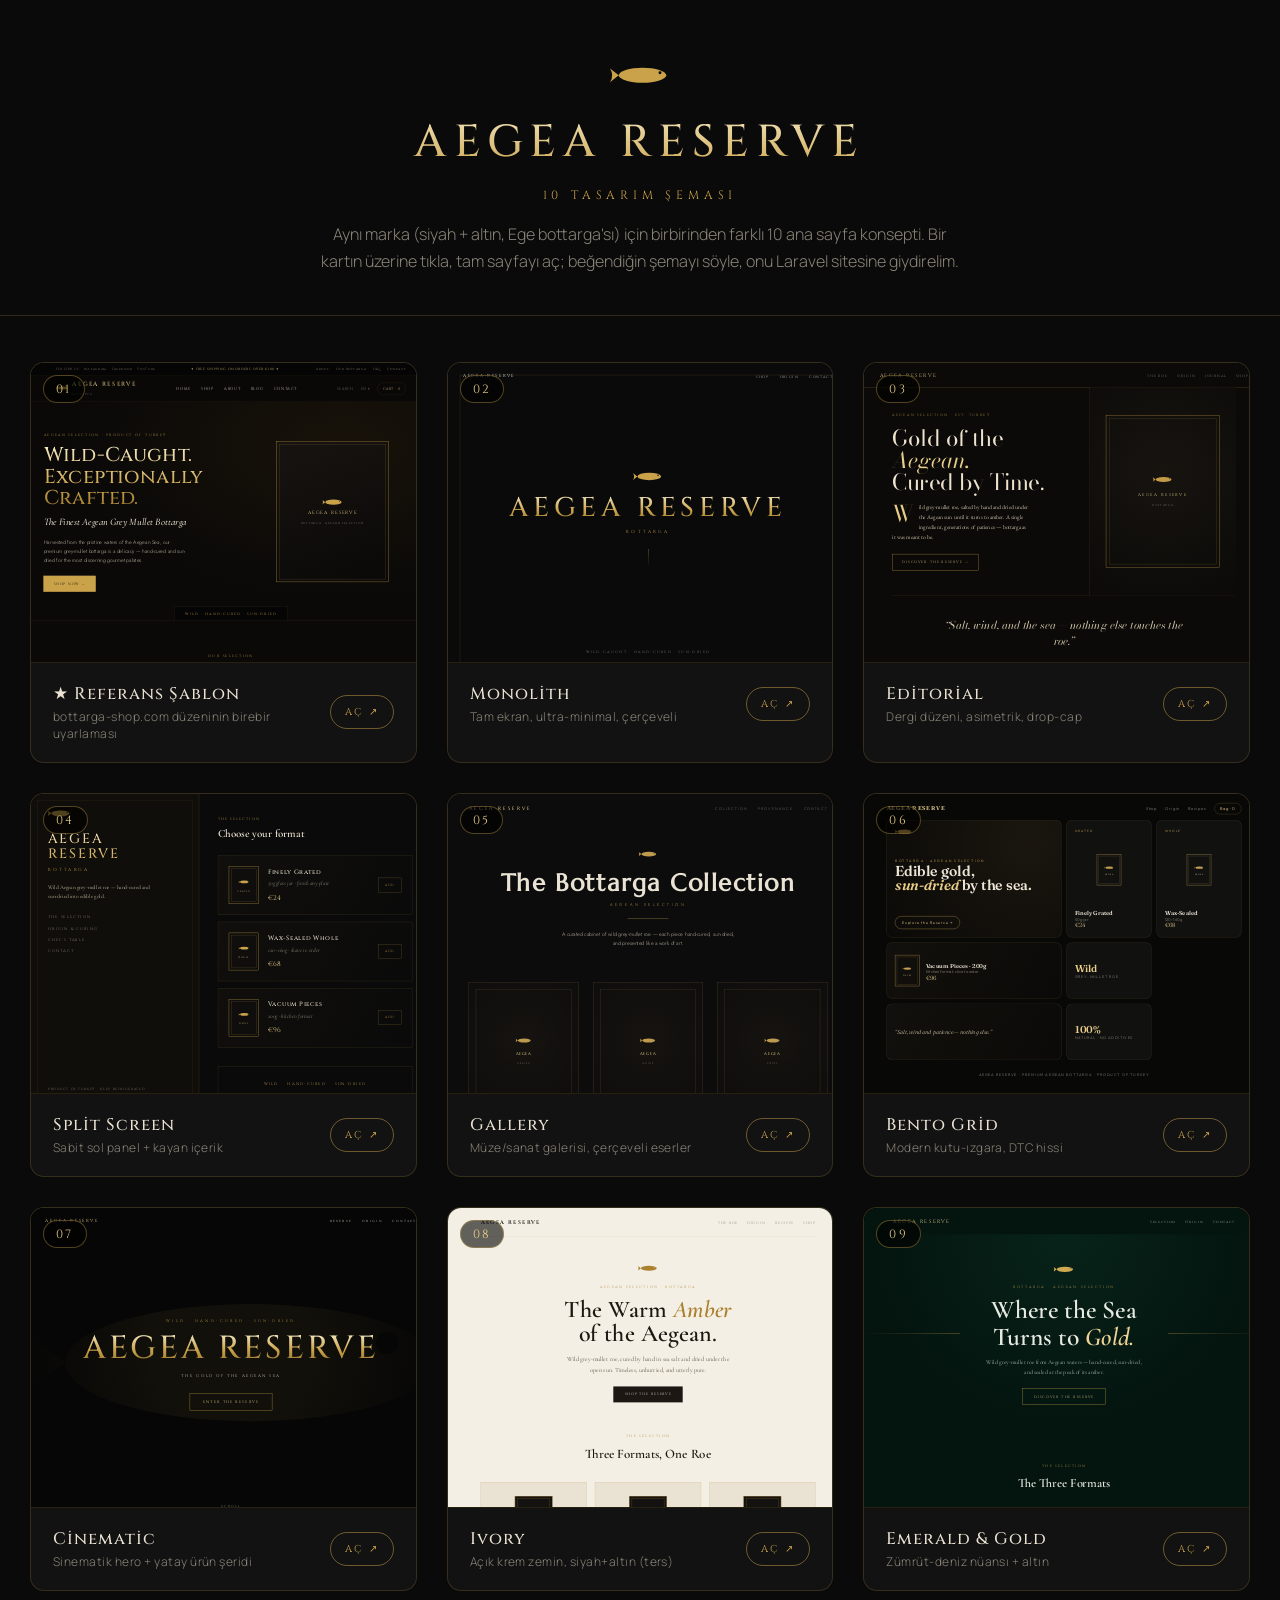
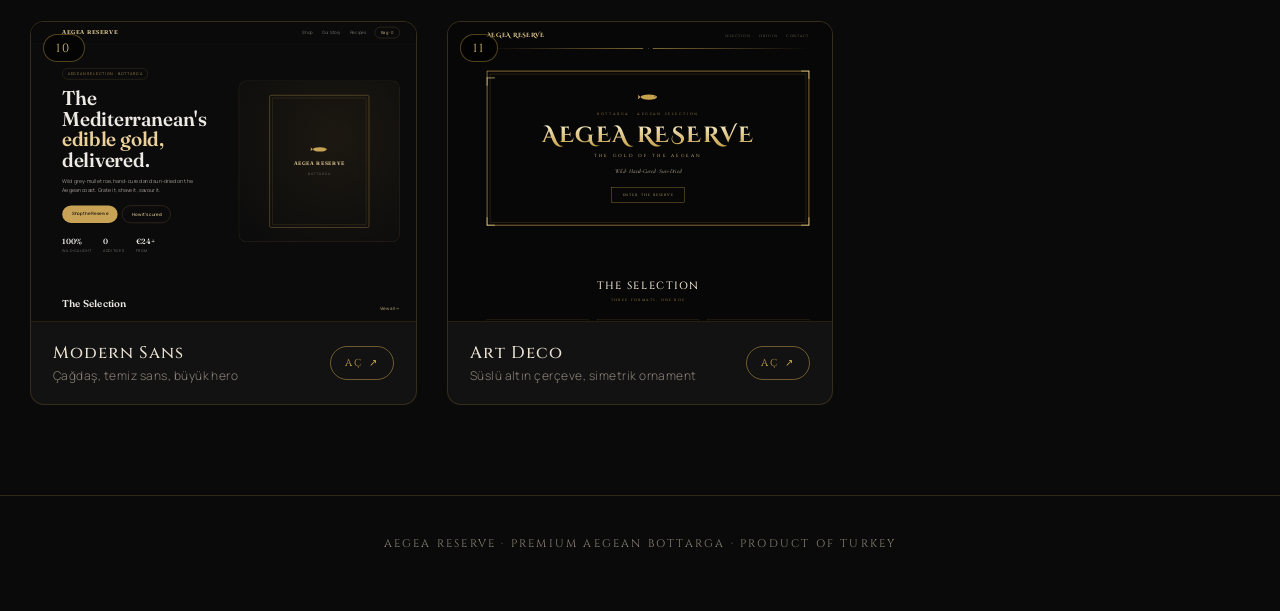
<file: _tasarim-referans/index.html>
<!doctype html>
<html lang="tr">
<head>
<meta charset="utf-8">
<meta name="viewport" content="width=device-width,initial-scale=1">
<title>AEGEA RESERVE — 10 Tasarım Şeması</title>
<link rel="preconnect" href="https://fonts.googleapis.com">
<link href="https://fonts.googleapis.com/css2?family=Cinzel:wght@400;500;600&family=Manrope:wght@300;400;500&display=swap" rel="stylesheet">
<style>
:root{--bg:#0a0a0a;--card:#121212;--gold:#c9a24a;--gold2:#e7cd86;--cream:#eae2d2;--mut:#8b8578}
*{margin:0;padding:0;box-sizing:border-box}
body{background:var(--bg);color:var(--cream);font-family:'Manrope',sans-serif;font-weight:300;font-size:16px}
a{text-decoration:none;color:inherit}
.top{text-align:center;padding:64px 24px 40px;border-bottom:1px solid rgba(201,162,74,.2)}
.top .fi{width:60px;color:var(--gold);margin:0 auto 20px}
.top h1{font-family:'Cinzel';font-weight:500;letter-spacing:.16em;font-size:clamp(1.8rem,4vw,2.8rem);background:linear-gradient(180deg,#f4e6bd,#c9a24a);-webkit-background-clip:text;background-clip:text;color:transparent}
.top .sub{font-family:'Cinzel';letter-spacing:.4em;font-size:12px;color:var(--gold);margin-top:14px}
.top p{max-width:640px;margin:18px auto 0;color:var(--mut);line-height:1.7}
.grid{max-width:1300px;margin:0 auto;padding:46px 30px 90px;display:grid;grid-template-columns:repeat(auto-fill,minmax(360px,1fr));gap:30px}
.item{background:var(--card);border:1px solid rgba(201,162,74,.2);border-radius:14px;overflow:hidden;transition:.35s;display:flex;flex-direction:column}
.item:hover{border-color:var(--gold);transform:translateY(-5px);box-shadow:0 30px 60px -34px rgba(201,162,74,.5)}
.frame{position:relative;height:300px;overflow:hidden;border-bottom:1px solid rgba(201,162,74,.2);background:#000}
.frame iframe{position:absolute;top:0;left:0;width:1280px;height:1000px;border:0;transform:scale(.3125);transform-origin:top left;pointer-events:none}
.frame .click{position:absolute;inset:0;z-index:2}
.frame .num{position:absolute;top:12px;left:12px;z-index:3;font-family:'Cinzel';font-size:12px;letter-spacing:.2em;color:var(--gold2);background:rgba(0,0,0,.6);border:1px solid rgba(201,162,74,.4);padding:5px 12px;border-radius:20px}
.meta{padding:20px 22px;display:flex;justify-content:space-between;align-items:center}
.meta h3{font-family:'Cinzel';font-weight:500;letter-spacing:.06em;font-size:1.05rem;color:var(--cream)}
.meta .tag{font-size:12px;color:var(--mut);margin-top:3px;letter-spacing:.04em}
.meta .open{font-family:'Cinzel';font-size:10px;letter-spacing:.2em;color:var(--gold);border:1px solid rgba(201,162,74,.5);padding:9px 14px;border-radius:20px;white-space:nowrap}
.meta .open:hover{background:var(--gold);color:#0a0a0a}
footer{text-align:center;padding:40px 24px 60px;color:var(--mut);font-family:'Cinzel';letter-spacing:.2em;font-size:11px;border-top:1px solid rgba(201,162,74,.2)}
</style>
</head>
<body>
<div class="top">
  <div class="fi"><svg viewBox="0 0 96 36" fill="currentColor"><path d="M14 18 L0 7 Q7 18 0 29 Z"/><ellipse cx="52" cy="18" rx="38" ry="12"/><circle cx="80" cy="14" r="2.3" fill="#0a0a0a"/></svg></div>
  <h1>AEGEA RESERVE</h1>
  <div class="sub">10 TASARIM ŞEMASI</div>
  <p>Aynı marka (siyah + altın, Ege bottarga'sı) için birbirinden farklı 10 ana sayfa konsepti. Bir kartın üzerine tıkla, tam sayfayı aç; beğendiğin şemayı söyle, onu Laravel sitesine giydirelim.</p>
</div>

<div class="grid" id="grid"></div>

<footer>AEGEA RESERVE · PREMIUM AEGEAN BOTTARGA · PRODUCT OF TURKEY</footer>

<script>
const designs = [
  ['00-referans.html','★ Referans Şablon','bottarga-shop.com düzeninin birebir uyarlaması'],
  ['01-monolith.html','Monolith','Tam ekran, ultra-minimal, çerçeveli'],
  ['02-editorial.html','Editorial','Dergi düzeni, asimetrik, drop-cap'],
  ['03-split.html','Split Screen','Sabit sol panel + kayan içerik'],
  ['04-gallery.html','Gallery','Müze/sanat galerisi, çerçeveli eserler'],
  ['05-bento.html','Bento Grid','Modern kutu-ızgara, DTC hissi'],
  ['06-cinematic.html','Cinematic','Sinematik hero + yatay ürün şeridi'],
  ['07-ivory.html','Ivory','Açık krem zemin, siyah+altın (ters)'],
  ['08-emerald.html','Emerald & Gold','Zümrüt-deniz nüansı + altın'],
  ['09-modern.html','Modern Sans','Çağdaş, temiz sans, büyük hero'],
  ['10-deco.html','Art Deco','Süslü altın çerçeve, simetrik ornament'],
];
const g = document.getElementById('grid');
designs.forEach(([file,name,tag],i)=>{
  const n = String(i+1).padStart(2,'0');
  g.insertAdjacentHTML('beforeend', `
    <div class="item">
      <div class="frame">
        <span class="num">${n}</span>
        <iframe src="${file}" loading="lazy" scrolling="no" tabindex="-1"></iframe>
        <a class="click" href="${file}" target="_blank" aria-label="${name}"></a>
      </div>
      <div class="meta">
        <div><h3>${name}</h3><div class="tag">${tag}</div></div>
        <a class="open" href="${file}" target="_blank">AÇ ↗</a>
      </div>
    </div>`);
});
</script>
</body>
</html>
</file>
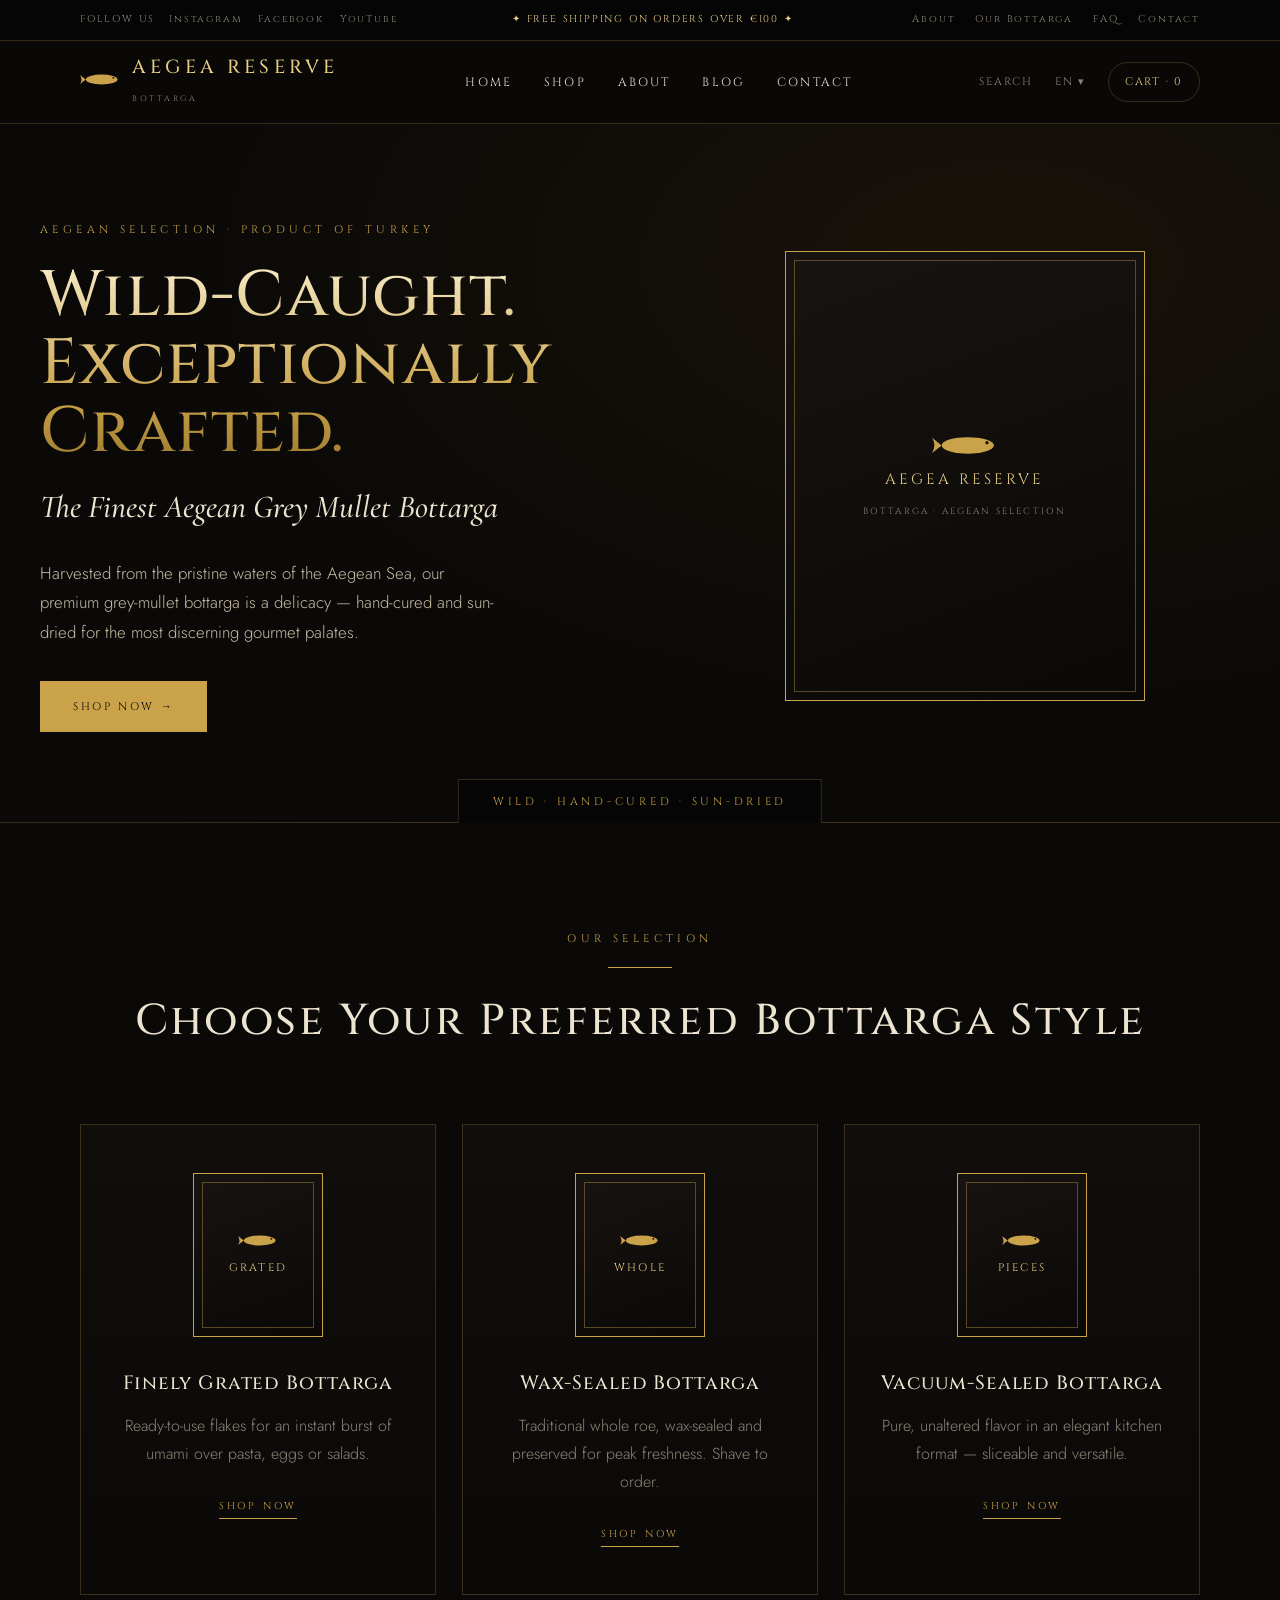
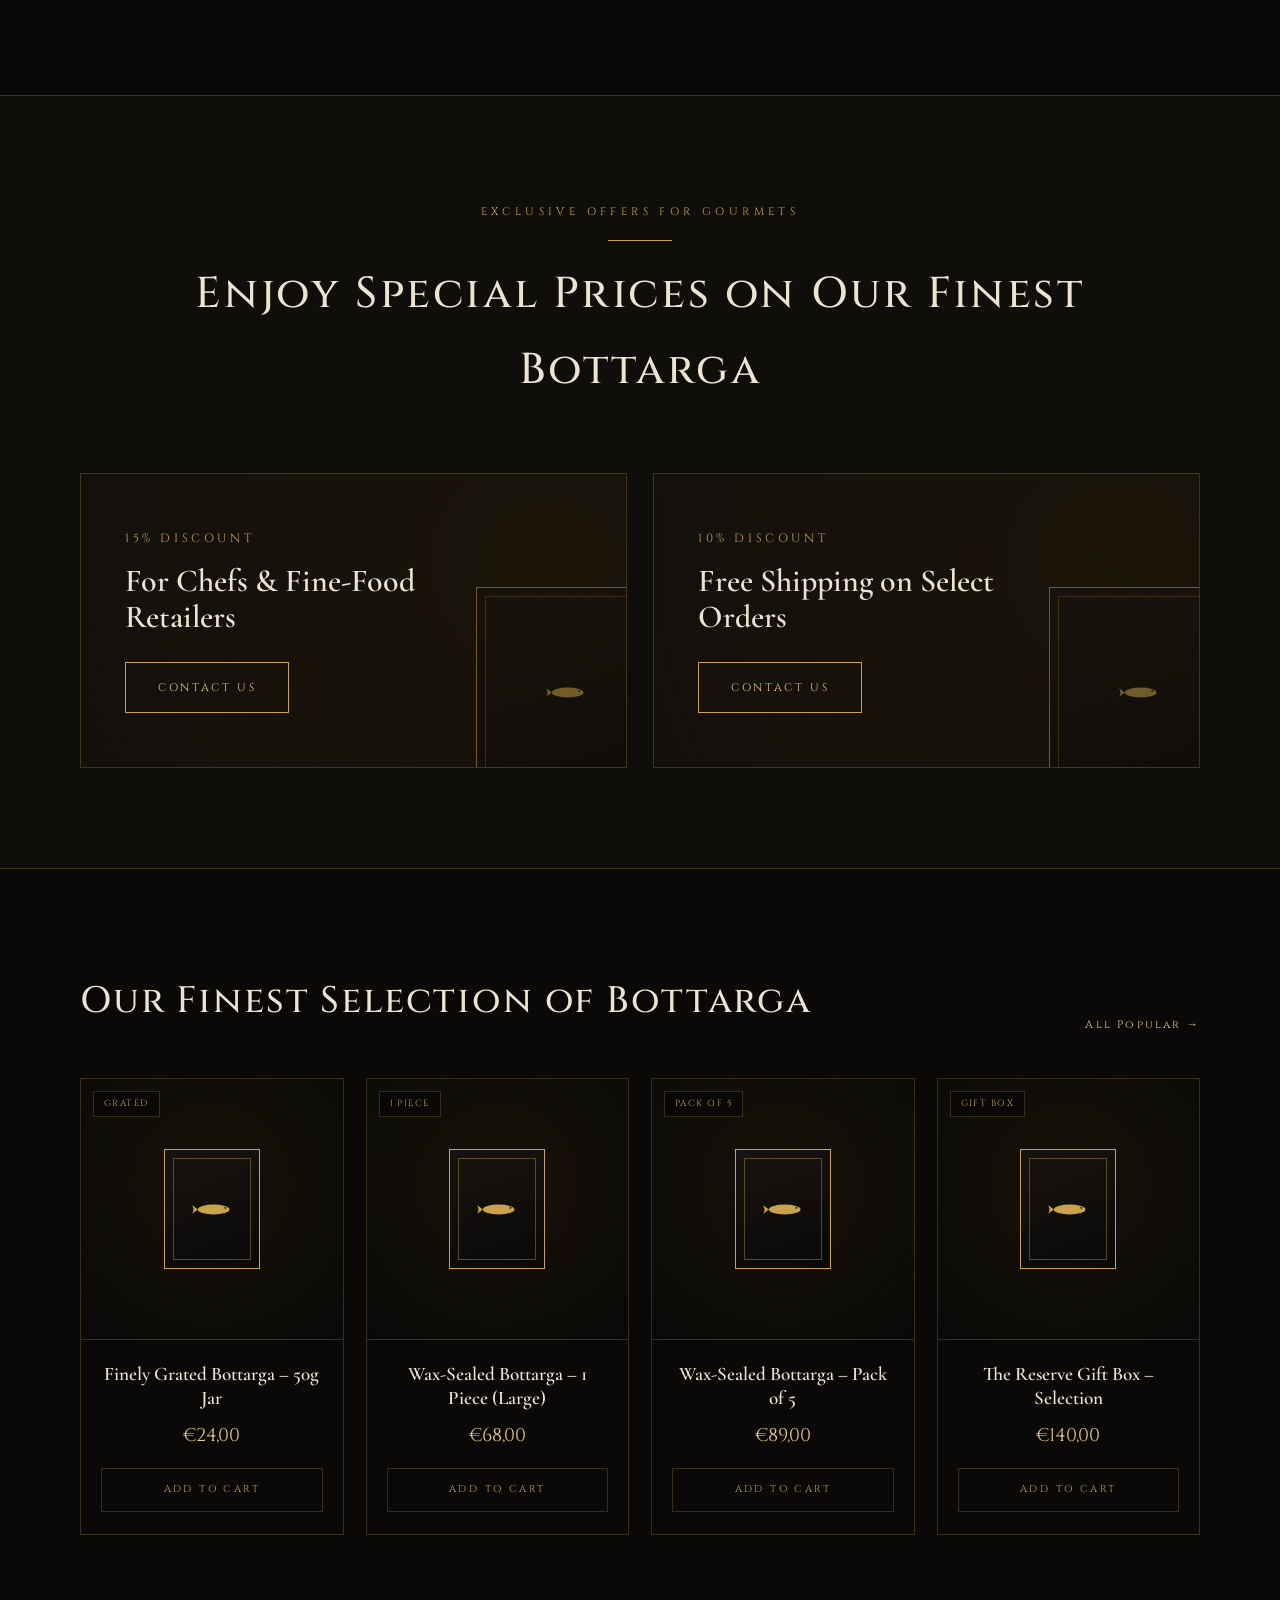
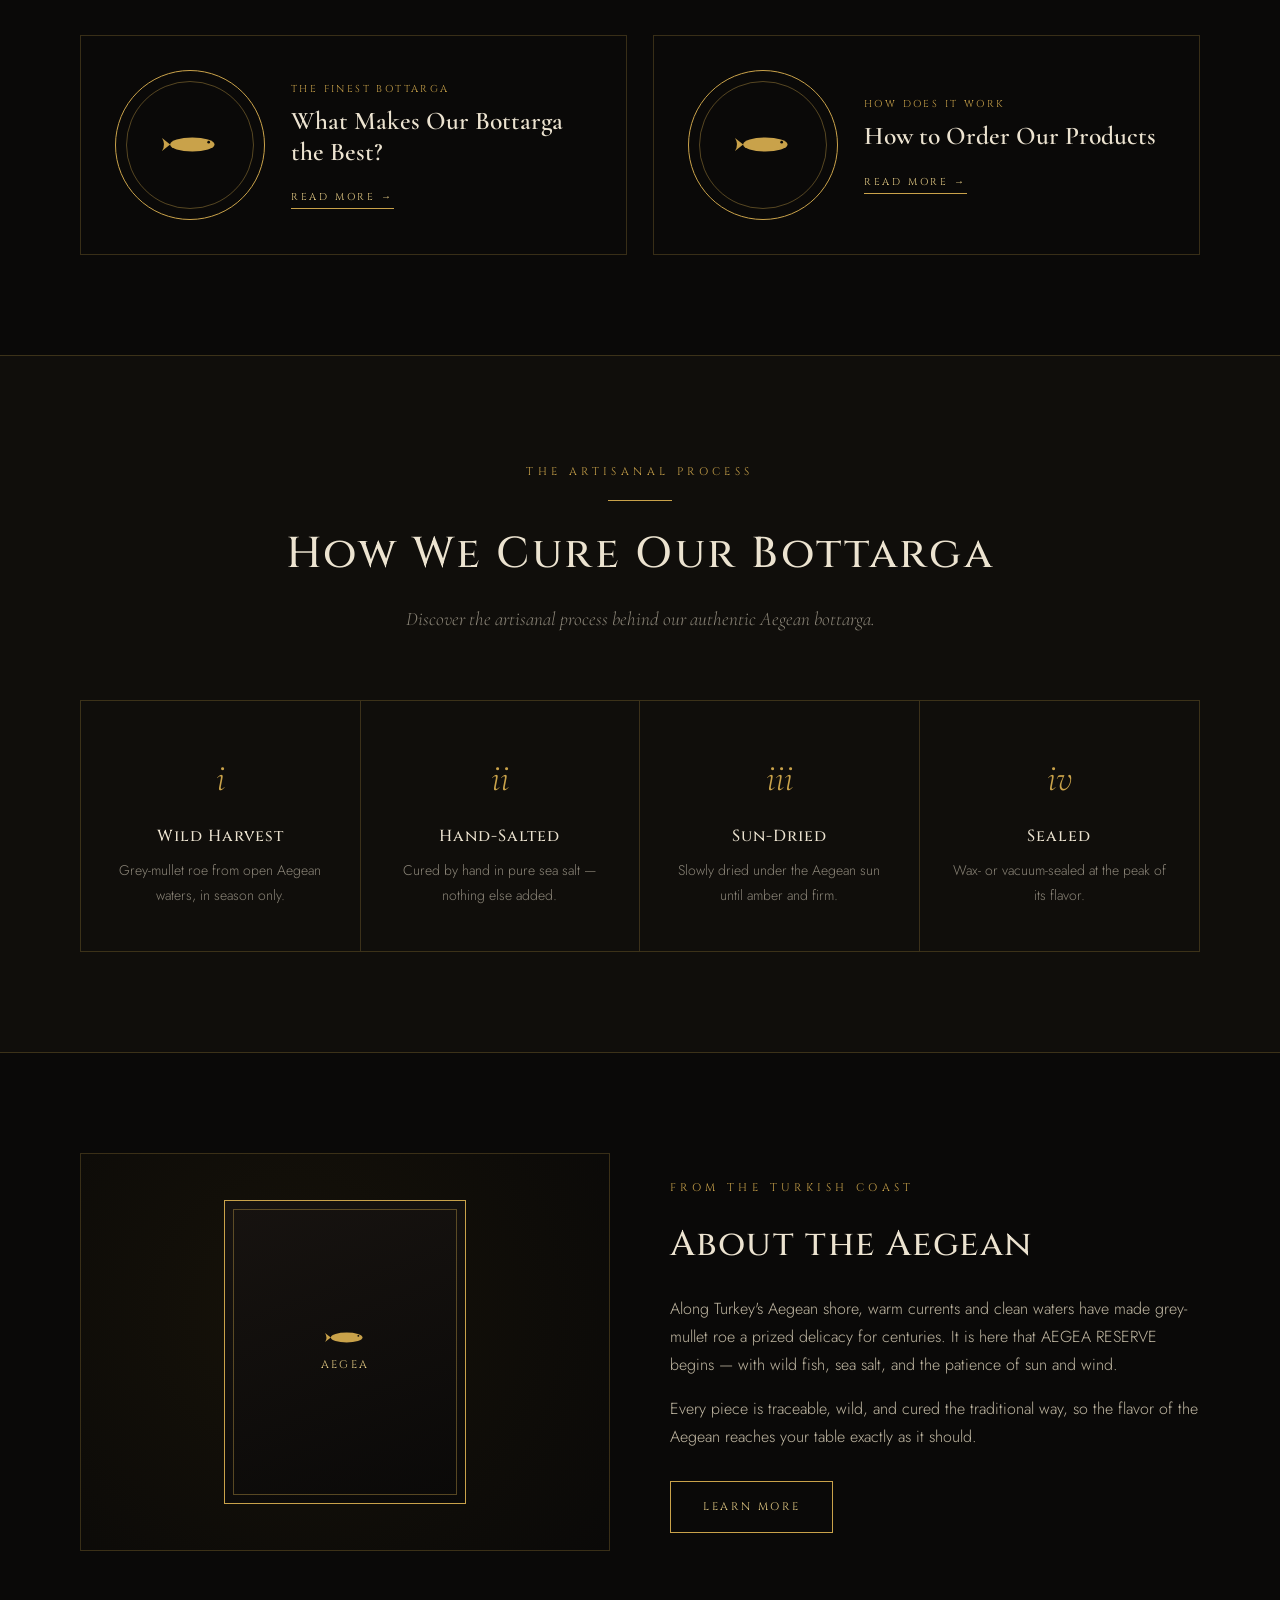
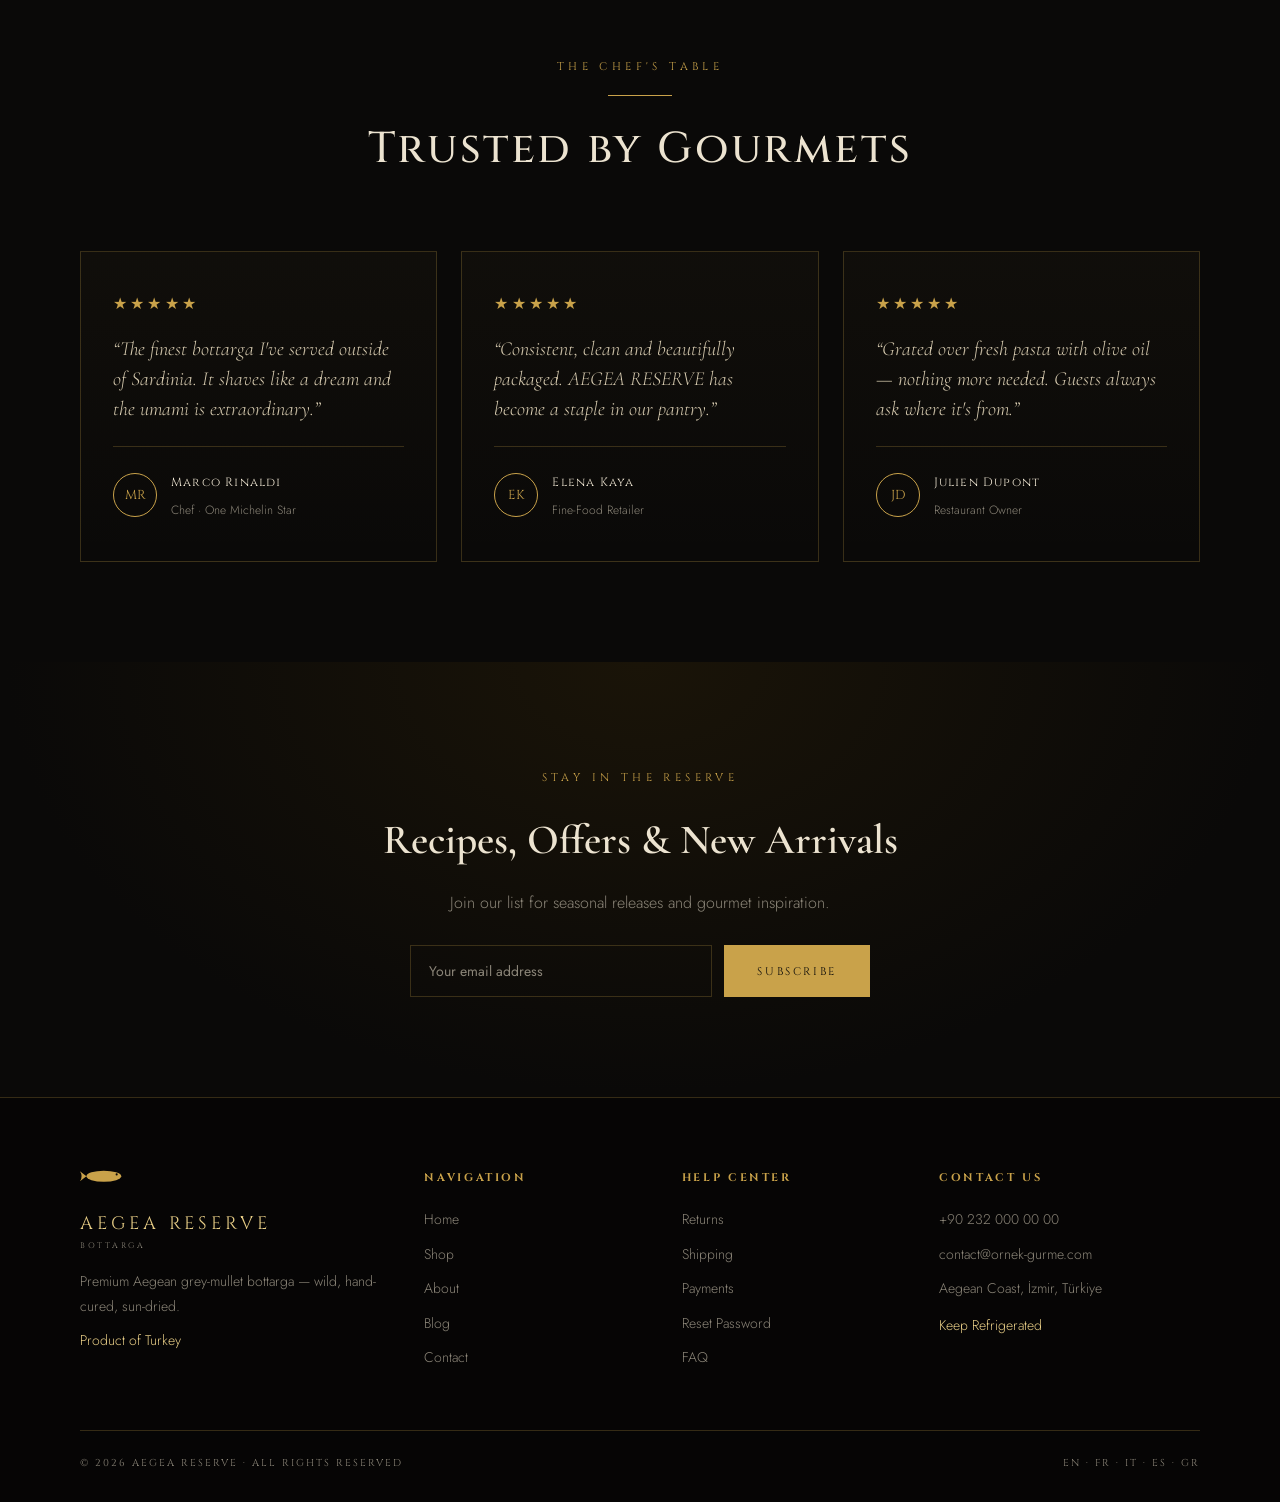
<file: _tasarim-referans/00-referans.html>
<!doctype html>
<html lang="en">
<head>
<meta charset="utf-8">
<meta name="viewport" content="width=device-width,initial-scale=1">
<title>AEGEA RESERVE — Referans Şablon</title>
<link rel="preconnect" href="https://fonts.googleapis.com">
<link href="https://fonts.googleapis.com/css2?family=Cinzel:wght@400;500;600&family=Cormorant+Garamond:ital,wght@0,400;0,500;0,600;1,400;1,500&family=Jost:wght@300;400;500&display=swap" rel="stylesheet">
<style>
:root{--bg:#0a0908;--bg2:#100e0b;--panel:#13100c;--gold:#c9a24a;--gold2:#e7cd86;--cream:#ece3d0;--mut:#8b8578;--line:rgba(201,162,74,.24)}
*{margin:0;padding:0;box-sizing:border-box}
html{scroll-behavior:smooth}
body{background:var(--bg);color:var(--cream);font-family:'Jost',sans-serif;font-weight:300;font-size:16px;line-height:1.75}
a{text-decoration:none;color:inherit}
img{max-width:100%;display:block}
.wrap{max-width:1200px;margin:0 auto;padding:0 40px}
.cin{font-family:'Cinzel',serif}
.serif{font-family:'Cormorant Garamond',serif}
.eyebrow{font-family:'Cinzel';letter-spacing:.4em;font-size:11px;color:var(--gold);text-transform:uppercase}
.gline{width:64px;height:1px;background:var(--gold);margin:16px auto}
.btn{display:inline-flex;align-items:center;gap:8px;font-family:'Cinzel';font-size:11px;letter-spacing:.24em;padding:15px 32px;border:1px solid var(--gold);color:var(--gold2);background:transparent;transition:.3s;text-transform:uppercase}
.btn:hover{background:var(--gold);color:var(--bg)}
.btn.solid{background:var(--gold);color:var(--bg)}
.btn.solid:hover{background:var(--gold2)}
/* fish + pack helpers */
.fi{display:inline-block;color:var(--gold)}
.fi svg{display:block;width:100%}
.pack{border:1px solid var(--gold);position:relative;display:flex;flex-direction:column;align-items:center;justify-content:center;gap:10px;background:linear-gradient(160deg,#171310,#0a0908)}
.pack::after{content:"";position:absolute;inset:8px;border:1px solid rgba(201,162,74,.4)}
.pack .pf{width:40px;color:var(--gold)}
.pack .pn{font-family:'Cinzel';letter-spacing:.2em;color:var(--gold2);font-size:11px}
.pack .ps{font-family:'Cinzel';letter-spacing:.24em;color:var(--mut);font-size:7px}

/* ===== TOP BAR ===== */
.topbar{background:#060505;border-bottom:1px solid var(--line);font-family:'Cinzel';font-size:10px;letter-spacing:.18em;color:var(--mut)}
.topbar .row{display:flex;justify-content:space-between;align-items:center;height:40px}
.topbar .soc a{margin-right:16px;color:var(--mut)}.topbar .soc a:hover{color:var(--gold2)}
.topbar .ship{color:var(--gold2)}
.topbar .links a{margin-left:20px}.topbar .links a:hover{color:var(--gold2)}
/* ===== NAV ===== */
.nav{position:sticky;top:0;z-index:40;background:rgba(10,9,8,.86);backdrop-filter:blur(12px);border-bottom:1px solid var(--line)}
.nav .row{display:flex;align-items:center;justify-content:space-between;height:82px}
.brand{display:flex;align-items:center;gap:12px}
.brand .bfi{width:40px;color:var(--gold)}
.brand .bt{font-family:'Cinzel';font-weight:500;letter-spacing:.22em;font-size:19px;color:var(--gold2);line-height:1}
.brand .bs{font-family:'Cinzel';letter-spacing:.34em;font-size:8px;color:var(--mut)}
.menu{display:flex;gap:32px;font-family:'Cinzel';font-size:12px;letter-spacing:.18em}
.menu a{color:var(--cream);position:relative;padding:4px 0}
.menu a::after{content:"";position:absolute;left:0;right:0;bottom:-2px;height:1px;background:var(--gold);transform:scaleX(0);transition:.3s}
.menu a:hover{color:var(--gold2)}.menu a:hover::after{transform:scaleX(1)}
.navr{display:flex;align-items:center;gap:22px;font-family:'Cinzel';font-size:11px;letter-spacing:.16em;color:var(--mut)}
.navr .cart{border:1px solid var(--line);padding:9px 16px;border-radius:30px;color:var(--gold2)}
.navr a:hover{color:var(--gold2)}
/* ===== HERO ===== */
.hero{position:relative;background:radial-gradient(ellipse at 78% 20%,#181209,var(--bg) 62%);border-bottom:1px solid var(--line)}
.hero .row{display:grid;grid-template-columns:1.05fr .95fr;gap:40px;align-items:center;padding:96px 0 90px}
.hero .k{margin-bottom:24px}
.hero h1{font-family:'Cinzel';font-weight:500;font-size:clamp(2.4rem,5vw,4.4rem);line-height:1.06;letter-spacing:.02em;background:linear-gradient(180deg,#f6ebc6,#c9a24a 65%,#9c7a2e);-webkit-background-clip:text;background-clip:text;color:transparent}
.hero .h2{font-family:'Cormorant Garamond';font-style:italic;font-weight:500;font-size:clamp(1.4rem,2.6vw,2rem);color:var(--cream);margin-top:12px}
.hero p{max-width:460px;color:#c6bca6;margin:24px 0 34px;font-size:1.05rem}
.hero .visual{display:flex;align-items:center;justify-content:center}
.hero .visual .pack{width:74%;max-width:360px;aspect-ratio:4/5}
.hero .visual .pf{width:66px}.hero .visual .pn{font-size:15px}.hero .visual .ps{font-size:9px}
.hero .badge{position:absolute;bottom:-1px;left:50%;transform:translateX(-50%);background:#060505;border:1px solid var(--line);border-bottom:none;padding:12px 34px;font-family:'Cinzel';letter-spacing:.34em;font-size:11px;color:var(--gold)}
/* ===== SECTIONS ===== */
section{padding:100px 0}
.sec-head{text-align:center;margin-bottom:64px}
.sec-head h2{font-family:'Cinzel';font-weight:500;font-size:clamp(1.8rem,3.6vw,2.7rem);letter-spacing:.06em;margin-top:14px;color:var(--cream)}
.sec-head p{color:var(--mut);margin-top:10px;font-style:italic;font-family:'Cormorant Garamond';font-size:1.2rem}
/* Our Selection */
.sel-grid{display:grid;grid-template-columns:repeat(3,1fr);gap:26px}
.sel{border:1px solid var(--line);padding:48px 34px;text-align:center;transition:.35s;background:linear-gradient(180deg,rgba(201,162,74,.03),transparent)}
.sel:hover{border-color:var(--gold);transform:translateY(-6px)}
.sel .pack{width:130px;height:164px;margin:0 auto 30px}
.sel h3{font-family:'Cinzel';font-weight:500;letter-spacing:.05em;font-size:1.2rem;color:var(--cream)}
.sel p{color:var(--mut);margin:12px 0 22px;min-height:52px}
.sel a{font-family:'Cinzel';font-size:10px;letter-spacing:.28em;color:var(--gold);border-bottom:1px solid var(--gold);padding-bottom:5px}
/* Offers */
.offers{background:var(--bg2);border-top:1px solid var(--line);border-bottom:1px solid var(--line)}
.off-grid{display:grid;grid-template-columns:1fr 1fr;gap:26px}
.off{position:relative;border:1px solid var(--line);padding:54px 44px;display:flex;flex-direction:column;justify-content:center;min-height:280px;overflow:hidden;background:radial-gradient(circle at 85% 30%,#1a1408,var(--panel))}
.off .disc{font-family:'Cinzel';font-size:12px;letter-spacing:.3em;color:var(--gold);margin-bottom:14px}
.off h3{font-family:'Cormorant Garamond';font-weight:600;font-size:2rem;line-height:1.15;color:var(--cream);max-width:320px}
.off .btn{margin-top:26px;align-self:flex-start}
.off .ghost-pack{position:absolute;right:-30px;bottom:-30px;width:180px;height:210px;opacity:.5}
/* Finest selection products */
.fin-head{display:flex;justify-content:space-between;align-items:flex-end;margin-bottom:44px}
.fin-head h2{font-family:'Cinzel';font-weight:500;font-size:clamp(1.7rem,3vw,2.3rem);letter-spacing:.05em}
.fin-head a{font-family:'Cinzel';font-size:11px;letter-spacing:.2em;color:var(--gold2)}
.prod-grid{display:grid;grid-template-columns:repeat(4,1fr);gap:22px}
.prod{border:1px solid var(--line);transition:.35s;display:flex;flex-direction:column}
.prod:hover{border-color:var(--gold);transform:translateY(-5px)}
.prod .ph{aspect-ratio:1;display:flex;align-items:center;justify-content:center;background:radial-gradient(circle at 50% 40%,#161209,#0a0908);border-bottom:1px solid var(--line);position:relative}
.prod .ph .tagd{position:absolute;top:12px;left:12px;font-family:'Cinzel';font-size:9px;letter-spacing:.16em;color:var(--gold);border:1px solid var(--line);padding:4px 10px;background:rgba(0,0,0,.4)}
.prod .ph .pack{width:96px;height:120px}
.prod .pb{padding:22px 20px;text-align:center;display:flex;flex-direction:column;flex:1}
.prod h4{font-family:'Cormorant Garamond';font-weight:600;font-size:1.2rem;color:var(--cream);line-height:1.25}
.prod .price{font-family:'Cinzel';color:var(--gold2);font-size:1.15rem;margin:10px 0 16px}
.prod .add{margin-top:auto;font-family:'Cinzel';font-size:10px;letter-spacing:.24em;color:var(--gold);border:1px solid var(--line);padding:12px;transition:.3s}
.prod .add:hover{background:var(--gold);color:var(--bg)}
/* two editorial feature cards */
.feat-grid{display:grid;grid-template-columns:1fr 1fr;gap:26px}
.feat{display:grid;grid-template-columns:150px 1fr;gap:26px;align-items:center;border:1px solid var(--line);padding:34px;transition:.35s}
.feat:hover{border-color:var(--gold)}
.feat .ic{width:150px;height:150px;border:1px solid var(--gold);border-radius:50%;display:flex;align-items:center;justify-content:center;position:relative}
.feat .ic::after{content:"";position:absolute;inset:10px;border:1px solid rgba(201,162,74,.4);border-radius:50%}
.feat .ic .fi{width:56px}
.feat .e{font-family:'Cinzel';letter-spacing:.24em;font-size:10px;color:var(--gold)}
.feat h3{font-family:'Cormorant Garamond';font-weight:600;font-size:1.6rem;color:var(--cream);margin:8px 0 14px;line-height:1.2}
.feat a{font-family:'Cinzel';font-size:10px;letter-spacing:.26em;color:var(--gold2);border-bottom:1px solid var(--gold);padding-bottom:4px}
/* cure process */
.cure{background:var(--bg2);border-top:1px solid var(--line);border-bottom:1px solid var(--line)}
.steps{display:grid;grid-template-columns:repeat(4,1fr);gap:0;border:1px solid var(--line)}
.step{padding:44px 28px;text-align:center;border-right:1px solid var(--line)}
.step:last-child{border-right:none}
.step .n{font-family:'Cormorant Garamond';font-style:italic;font-size:2.4rem;color:var(--gold)}
.step h4{font-family:'Cinzel';font-weight:500;letter-spacing:.06em;font-size:1rem;margin:10px 0 8px;color:var(--cream)}
.step p{color:var(--mut);font-size:14px}
/* about origin split */
.origin .row{display:grid;grid-template-columns:1fr 1fr;gap:60px;align-items:center}
.origin .frame{aspect-ratio:4/3;border:1px solid var(--line);background:radial-gradient(circle at 40% 40%,#161209,#0a0908);display:flex;align-items:center;justify-content:center}
.origin .frame .pack{width:46%;aspect-ratio:4/5}
.origin h2{font-family:'Cinzel';font-weight:500;font-size:2.2rem;letter-spacing:.04em;margin:14px 0 20px}
.origin p{color:#c1b8a3;margin-bottom:16px}
/* testimonials */
.testi-grid{display:grid;grid-template-columns:repeat(3,1fr);gap:24px}
.testi{border:1px solid var(--line);padding:38px 32px;background:linear-gradient(180deg,rgba(201,162,74,.03),transparent)}
.testi .stars{color:var(--gold);letter-spacing:.2em;margin-bottom:16px}
.testi p{font-family:'Cormorant Garamond';font-style:italic;font-size:1.25rem;color:#d7cbb0;line-height:1.5}
.testi .who{margin-top:22px;display:flex;align-items:center;gap:14px;border-top:1px solid var(--line);padding-top:20px}
.testi .who .av{width:44px;height:44px;border-radius:50%;border:1px solid var(--gold);display:flex;align-items:center;justify-content:center;color:var(--gold);font-family:'Cinzel';font-size:13px}
.testi .who .nm{font-family:'Cinzel';font-size:12px;letter-spacing:.1em;color:var(--cream)}
.testi .who .rl{font-size:12px;color:var(--mut)}
/* newsletter strip */
.news{text-align:center;background:radial-gradient(ellipse at 50% 0%,#1a1408,var(--bg) 70%)}
.news h2{font-family:'Cormorant Garamond';font-weight:600;font-size:clamp(1.8rem,3.4vw,2.6rem);color:var(--cream)}
.news p{color:var(--mut);margin:12px 0 28px}
.news form{display:flex;gap:12px;max-width:460px;margin:0 auto;flex-wrap:wrap;justify-content:center}
.news input{flex:1;min-width:220px;background:transparent;border:1px solid var(--line);color:var(--cream);padding:15px 18px;font-family:'Jost';font-size:14px}
.news input::placeholder{color:var(--mut)}
/* footer */
footer{background:#060505;border-top:1px solid var(--line);padding:70px 0 30px}
.fcols{display:grid;grid-template-columns:1.4fr 1fr 1fr 1.2fr;gap:40px}
.fcol h5{font-family:'Cinzel';font-size:11px;letter-spacing:.24em;color:var(--gold);margin-bottom:20px;text-transform:uppercase}
.fcol a,.fcol p{display:block;color:var(--mut);font-size:14px;margin-bottom:10px}
.fcol a:hover{color:var(--gold2)}
.fbrand .bt{font-family:'Cinzel';letter-spacing:.22em;font-size:18px;color:var(--gold2)}
.fbrand .bs{font-family:'Cinzel';letter-spacing:.34em;font-size:8px;color:var(--mut);margin-bottom:16px}
.fbrand .fi{width:44px;color:var(--gold);margin-bottom:14px}
.fbot{border-top:1px solid var(--line);margin-top:50px;padding-top:24px;display:flex;justify-content:space-between;flex-wrap:wrap;gap:12px;font-family:'Cinzel';font-size:10px;letter-spacing:.2em;color:var(--mut)}
@media(max-width:960px){.hero .row,.origin .row{grid-template-columns:1fr;gap:44px}.sel-grid,.prod-grid,.testi-grid,.steps{grid-template-columns:1fr 1fr}.feat-grid,.off-grid,.fcols{grid-template-columns:1fr}.step{border-right:none;border-bottom:1px solid var(--line)}.menu,.topbar .links{display:none}}
@media(max-width:600px){.sel-grid,.prod-grid,.testi-grid,.steps{grid-template-columns:1fr}.wrap{padding:0 22px}.feat{grid-template-columns:1fr;text-align:center}.feat .ic{margin:0 auto}}
</style>
</head>
<body>

<!-- FISH SVG symbol reused -->
<svg width="0" height="0" style="position:absolute"><symbol id="fish" viewBox="0 0 96 36"><path d="M14 18 L0 7 Q7 18 0 29 Z"/><ellipse cx="52" cy="18" rx="38" ry="12"/><circle cx="80" cy="14" r="2.3" fill="#0a0908"/></symbol></svg>

<!-- TOP BAR -->
<div class="topbar"><div class="wrap row">
  <div class="soc"><span style="margin-right:14px">FOLLOW US</span><a href="#">Instagram</a><a href="#">Facebook</a><a href="#">YouTube</a></div>
  <div class="ship">✦ FREE SHIPPING ON ORDERS OVER €100 ✦</div>
  <div class="links"><a href="#">About</a><a href="#">Our Bottarga</a><a href="#">FAQ</a><a href="#">Contact</a></div>
</div></div>

<!-- NAV -->
<div class="nav"><div class="wrap row">
  <a class="brand" href="#">
    <span class="bfi"><svg viewBox="0 0 96 36" fill="currentColor"><use href="#fish"/></svg></span>
    <span><span class="bt">AEGEA RESERVE</span><br><span class="bs">BOTTARGA</span></span>
  </a>
  <nav class="menu"><a href="#">HOME</a><a href="#">SHOP</a><a href="#">ABOUT</a><a href="#">BLOG</a><a href="#">CONTACT</a></nav>
  <div class="navr"><a href="#">SEARCH</a><a href="#">EN ▾</a><a class="cart" href="#">CART · 0</a></div>
</div></div>

<!-- HERO -->
<header class="hero"><div class="wrap row">
  <div class="htxt">
    <div class="k eyebrow">Aegean Selection · Product of Turkey</div>
    <h1>Wild-Caught.<br>Exceptionally Crafted.</h1>
    <div class="h2">The Finest Aegean Grey Mullet Bottarga</div>
    <p>Harvested from the pristine waters of the Aegean Sea, our premium grey-mullet bottarga is a delicacy — hand-cured and sun-dried for the most discerning gourmet palates.</p>
    <a class="btn solid" href="#">Shop Now →</a>
  </div>
  <div class="visual">
    <div class="pack"><span class="pf fi"><svg viewBox="0 0 96 36" fill="currentColor"><use href="#fish"/></svg></span><span class="pn">AEGEA RESERVE</span><span class="ps">BOTTARGA · AEGEAN SELECTION</span></div>
  </div>
</div>
  <div class="badge">WILD · HAND-CURED · SUN-DRIED</div>
</header>

<!-- OUR SELECTION -->
<section><div class="wrap">
  <div class="sec-head"><span class="eyebrow">Our Selection</span><div class="gline"></div><h2>Choose Your Preferred Bottarga Style</h2></div>
  <div class="sel-grid">
    <div class="sel"><div class="pack"><span class="pf fi"><svg viewBox="0 0 96 36" fill="currentColor"><use href="#fish"/></svg></span><span class="pn">GRATED</span></div><h3>Finely Grated Bottarga</h3><p>Ready-to-use flakes for an instant burst of umami over pasta, eggs or salads.</p><a href="#">SHOP NOW</a></div>
    <div class="sel"><div class="pack"><span class="pf fi"><svg viewBox="0 0 96 36" fill="currentColor"><use href="#fish"/></svg></span><span class="pn">WHOLE</span></div><h3>Wax-Sealed Bottarga</h3><p>Traditional whole roe, wax-sealed and preserved for peak freshness. Shave to order.</p><a href="#">SHOP NOW</a></div>
    <div class="sel"><div class="pack"><span class="pf fi"><svg viewBox="0 0 96 36" fill="currentColor"><use href="#fish"/></svg></span><span class="pn">PIECES</span></div><h3>Vacuum-Sealed Bottarga</h3><p>Pure, unaltered flavor in an elegant kitchen format — sliceable and versatile.</p><a href="#">SHOP NOW</a></div>
  </div>
</div></section>

<!-- EXCLUSIVE OFFERS -->
<section class="offers"><div class="wrap">
  <div class="sec-head"><span class="eyebrow">Exclusive Offers for Gourmets</span><div class="gline"></div><h2>Enjoy Special Prices on Our Finest Bottarga</h2></div>
  <div class="off-grid">
    <div class="off"><div class="ghost-pack pack"><span class="pf fi"><svg viewBox="0 0 96 36" fill="currentColor"><use href="#fish"/></svg></span></div><div class="disc">15% DISCOUNT</div><h3>For Chefs &amp; Fine-Food Retailers</h3><a class="btn" href="#">Contact Us</a></div>
    <div class="off"><div class="ghost-pack pack"><span class="pf fi"><svg viewBox="0 0 96 36" fill="currentColor"><use href="#fish"/></svg></span></div><div class="disc">10% DISCOUNT</div><h3>Free Shipping on Select Orders</h3><a class="btn" href="#">Contact Us</a></div>
  </div>
</div></section>

<!-- OUR FINEST SELECTION (products) -->
<section><div class="wrap">
  <div class="fin-head"><h2>Our Finest Selection of Bottarga</h2><a href="#">All Popular →</a></div>
  <div class="prod-grid">
    <div class="prod"><div class="ph"><span class="tagd">GRATED</span><div class="pack"><span class="pf fi"><svg viewBox="0 0 96 36" fill="currentColor"><use href="#fish"/></svg></span></div></div><div class="pb"><h4>Finely Grated Bottarga – 50g Jar</h4><div class="price">€24,00</div><a class="add" href="#">ADD TO CART</a></div></div>
    <div class="prod"><div class="ph"><span class="tagd">1 PIECE</span><div class="pack"><span class="pf fi"><svg viewBox="0 0 96 36" fill="currentColor"><use href="#fish"/></svg></span></div></div><div class="pb"><h4>Wax-Sealed Bottarga – 1 Piece (Large)</h4><div class="price">€68,00</div><a class="add" href="#">ADD TO CART</a></div></div>
    <div class="prod"><div class="ph"><span class="tagd">PACK OF 5</span><div class="pack"><span class="pf fi"><svg viewBox="0 0 96 36" fill="currentColor"><use href="#fish"/></svg></span></div></div><div class="pb"><h4>Wax-Sealed Bottarga – Pack of 5</h4><div class="price">€89,00</div><a class="add" href="#">ADD TO CART</a></div></div>
    <div class="prod"><div class="ph"><span class="tagd">GIFT BOX</span><div class="pack"><span class="pf fi"><svg viewBox="0 0 96 36" fill="currentColor"><use href="#fish"/></svg></span></div></div><div class="pb"><h4>The Reserve Gift Box – Selection</h4><div class="price">€140,00</div><a class="add" href="#">ADD TO CART</a></div></div>
  </div>
</div></section>

<!-- TWO EDITORIAL FEATURE CARDS -->
<section style="padding-top:0"><div class="wrap">
  <div class="feat-grid">
    <div class="feat"><div class="ic"><span class="fi"><svg viewBox="0 0 96 36" fill="currentColor"><use href="#fish"/></svg></span></div><div><div class="e">THE FINEST BOTTARGA</div><h3>What Makes Our Bottarga the Best?</h3><a href="#">READ MORE →</a></div></div>
    <div class="feat"><div class="ic"><span class="fi"><svg viewBox="0 0 96 36" fill="currentColor"><use href="#fish"/></svg></span></div><div><div class="e">HOW DOES IT WORK</div><h3>How to Order Our Products</h3><a href="#">READ MORE →</a></div></div>
  </div>
</div></section>

<!-- HOW WE CURE -->
<section class="cure"><div class="wrap">
  <div class="sec-head"><span class="eyebrow">The Artisanal Process</span><div class="gline"></div><h2>How We Cure Our Bottarga</h2><p>Discover the artisanal process behind our authentic Aegean bottarga.</p></div>
  <div class="steps">
    <div class="step"><div class="n">i</div><h4>Wild Harvest</h4><p>Grey-mullet roe from open Aegean waters, in season only.</p></div>
    <div class="step"><div class="n">ii</div><h4>Hand-Salted</h4><p>Cured by hand in pure sea salt — nothing else added.</p></div>
    <div class="step"><div class="n">iii</div><h4>Sun-Dried</h4><p>Slowly dried under the Aegean sun until amber and firm.</p></div>
    <div class="step"><div class="n">iv</div><h4>Sealed</h4><p>Wax- or vacuum-sealed at the peak of its flavor.</p></div>
  </div>
</div></section>

<!-- ABOUT ORIGIN -->
<section class="origin"><div class="wrap row">
  <div class="frame"><div class="pack"><span class="pf fi"><svg viewBox="0 0 96 36" fill="currentColor"><use href="#fish"/></svg></span><span class="pn">AEGEA</span></div></div>
  <div><span class="eyebrow">From the Turkish Coast</span><h2>About the Aegean</h2><p>Along Turkey's Aegean shore, warm currents and clean waters have made grey-mullet roe a prized delicacy for centuries. It is here that AEGEA RESERVE begins — with wild fish, sea salt, and the patience of sun and wind.</p><p>Every piece is traceable, wild, and cured the traditional way, so the flavor of the Aegean reaches your table exactly as it should.</p><a class="btn" href="#" style="margin-top:14px">Learn More</a></div>
</div></section>

<!-- TESTIMONIALS -->
<section style="padding-top:0"><div class="wrap">
  <div class="sec-head"><span class="eyebrow">The Chef's Table</span><div class="gline"></div><h2>Trusted by Gourmets</h2></div>
  <div class="testi-grid">
    <div class="testi"><div class="stars">★★★★★</div><p>“The finest bottarga I've served outside of Sardinia. It shaves like a dream and the umami is extraordinary.”</p><div class="who"><span class="av">MR</span><span><span class="nm">Marco Rinaldi</span><br><span class="rl">Chef · One Michelin Star</span></span></div></div>
    <div class="testi"><div class="stars">★★★★★</div><p>“Consistent, clean and beautifully packaged. AEGEA RESERVE has become a staple in our pantry.”</p><div class="who"><span class="av">EK</span><span><span class="nm">Elena Kaya</span><br><span class="rl">Fine-Food Retailer</span></span></div></div>
    <div class="testi"><div class="stars">★★★★★</div><p>“Grated over fresh pasta with olive oil — nothing more needed. Guests always ask where it's from.”</p><div class="who"><span class="av">JD</span><span><span class="nm">Julien Dupont</span><br><span class="rl">Restaurant Owner</span></span></div></div>
  </div>
</div></section>

<!-- NEWSLETTER -->
<section class="news"><div class="wrap">
  <span class="eyebrow">Stay in the Reserve</span>
  <h2 style="margin-top:14px">Recipes, Offers &amp; New Arrivals</h2>
  <p>Join our list for seasonal releases and gourmet inspiration.</p>
  <form onsubmit="return false"><input type="email" placeholder="Your email address"><button class="btn solid" type="submit">Subscribe</button></form>
</div></section>

<!-- FOOTER -->
<footer><div class="wrap">
  <div class="fcols">
    <div class="fcol fbrand">
      <span class="fi"><svg viewBox="0 0 96 36" fill="currentColor"><use href="#fish"/></svg></span>
      <div class="bt">AEGEA RESERVE</div><div class="bs">BOTTARGA</div>
      <p>Premium Aegean grey-mullet bottarga — wild, hand-cured, sun-dried.</p>
      <p style="color:var(--gold2)">Product of Turkey</p>
    </div>
    <div class="fcol"><h5>Navigation</h5><a href="#">Home</a><a href="#">Shop</a><a href="#">About</a><a href="#">Blog</a><a href="#">Contact</a></div>
    <div class="fcol"><h5>Help Center</h5><a href="#">Returns</a><a href="#">Shipping</a><a href="#">Payments</a><a href="#">Reset Password</a><a href="#">FAQ</a></div>
    <div class="fcol"><h5>Contact Us</h5><p>+90 232 000 00 00</p><p>contact@ornek-gurme.com</p><p>Aegean Coast, İzmir, Türkiye</p><p style="margin-top:12px;color:var(--gold2)">Keep Refrigerated</p></div>
  </div>
  <div class="fbot"><span>© 2026 AEGEA RESERVE · ALL RIGHTS RESERVED</span><span>EN · FR · IT · ES · GR</span></div>
</div></footer>

</body>
</html>
</file>
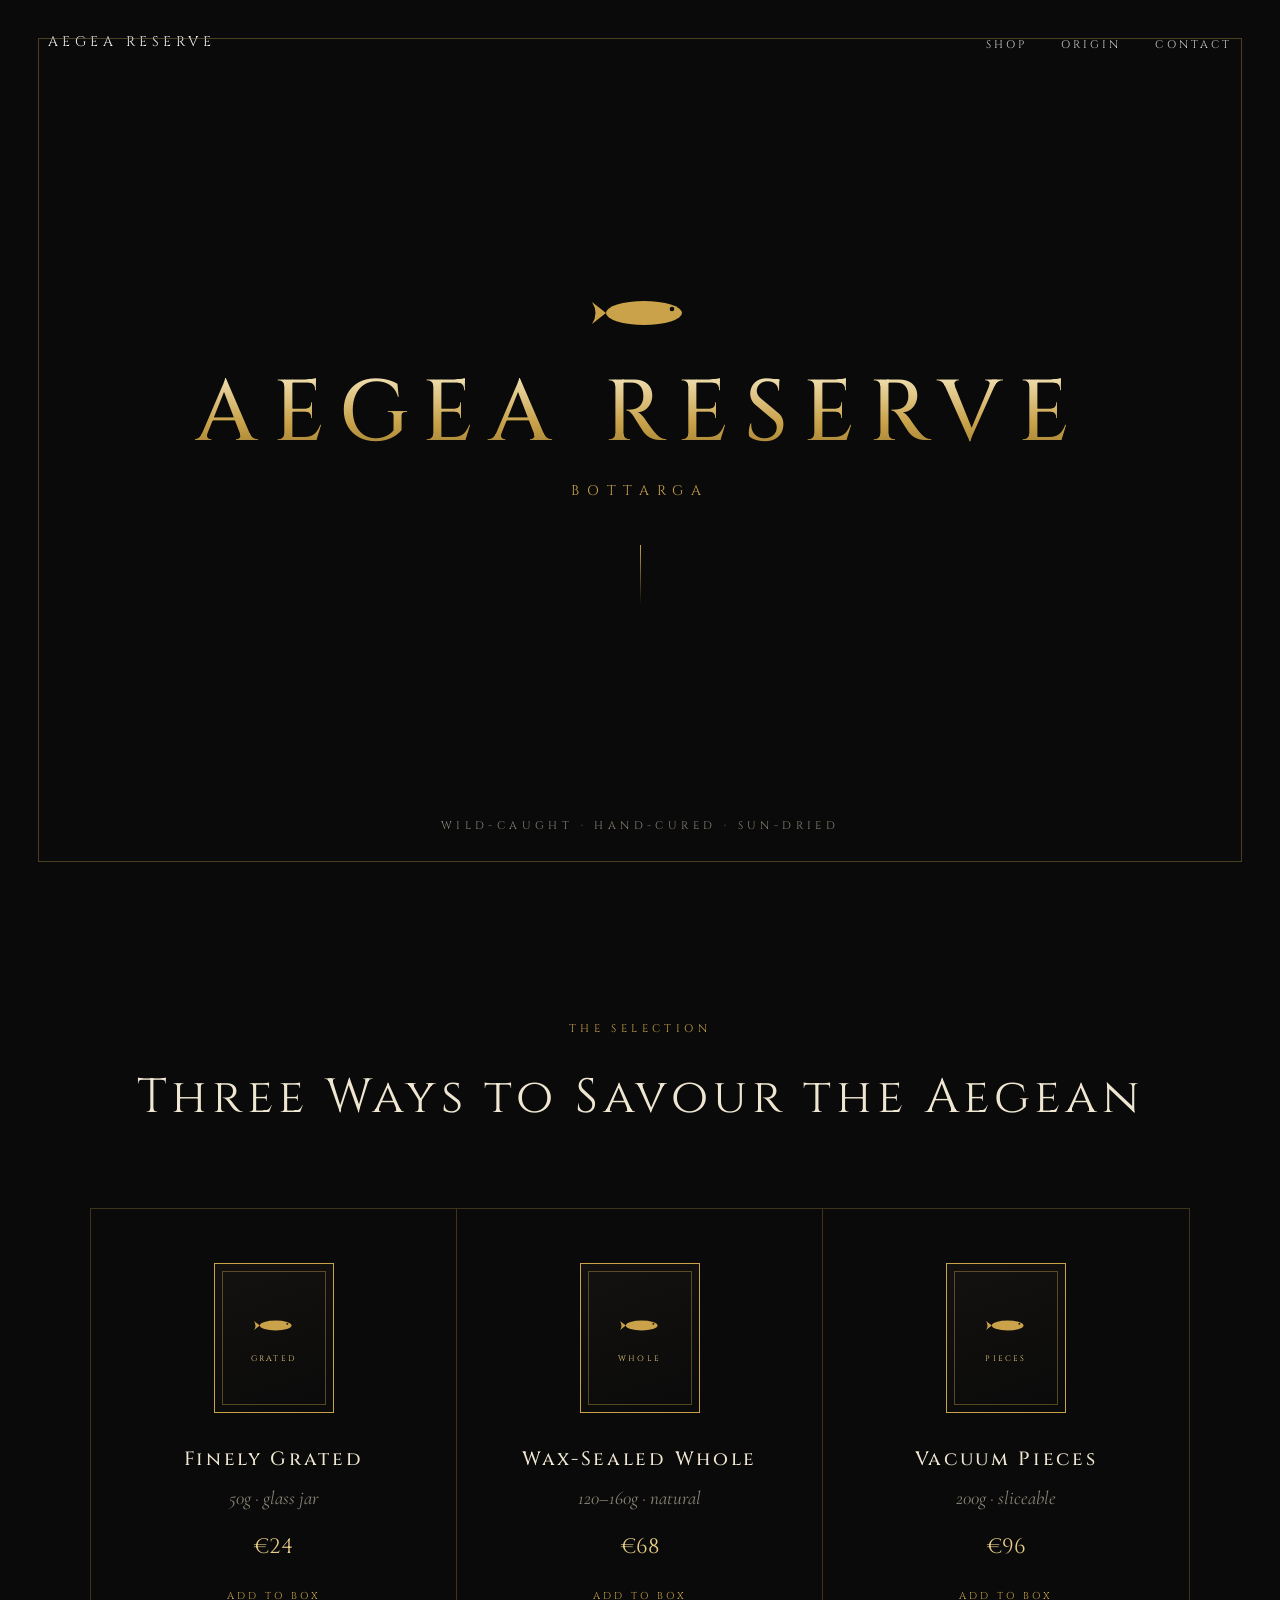
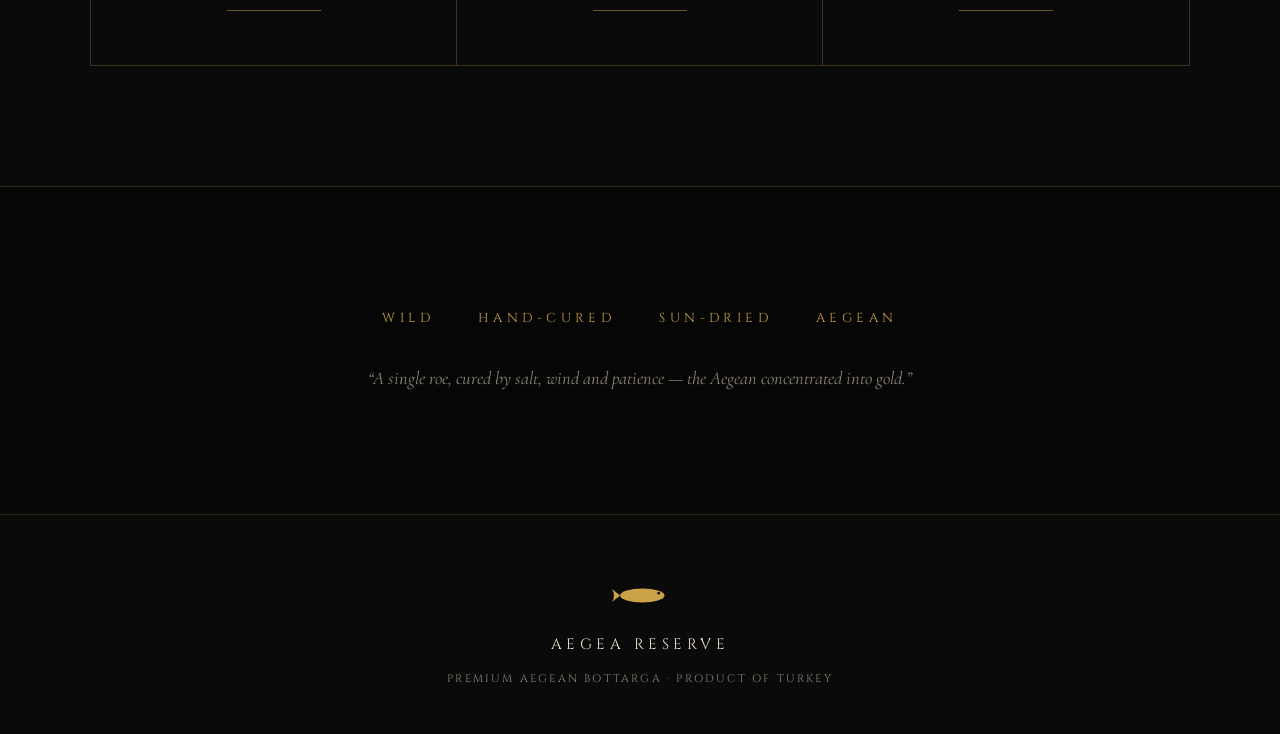
<file: _tasarim-referans/01-monolith.html>
<!doctype html>
<html lang="en">
<head>
<meta charset="utf-8">
<meta name="viewport" content="width=device-width,initial-scale=1">
<title>AEGEA RESERVE — 01 Monolith</title>
<link rel="preconnect" href="https://fonts.googleapis.com">
<link href="https://fonts.googleapis.com/css2?family=Cinzel:wght@400;500;600&family=Cormorant+Garamond:ital,wght@0,400;0,500;1,400&display=swap" rel="stylesheet">
<style>
:root{--bg:#0a0a0a;--gold:#c9a24a;--gold2:#e7cd86;--cream:#efe6d2;--mut:#8c8577}
*{margin:0;padding:0;box-sizing:border-box}
html{scroll-behavior:smooth}
body{background:var(--bg);color:var(--cream);font-family:'Cormorant Garamond',serif;font-size:19px;line-height:1.7;-webkit-font-smoothing:antialiased}
.gold{color:var(--gold2)}
.cin{font-family:'Cinzel',serif}
.emblem{display:inline-block;color:var(--gold);width:70px}
.emblem svg{width:100%;display:block}
/* top bar */
header{position:fixed;top:0;left:0;right:0;display:flex;justify-content:space-between;align-items:center;padding:26px 48px;z-index:20;mix-blend-mode:difference}
header .brand{font-family:'Cinzel';letter-spacing:.32em;font-size:14px;color:#fff}
nav a{font-family:'Cinzel';color:#fff;text-decoration:none;font-size:11px;letter-spacing:.28em;margin-left:34px;opacity:.85}
nav a:hover{opacity:1}
/* hero */
.hero{min-height:100vh;display:flex;flex-direction:column;justify-content:center;align-items:center;text-align:center;position:relative;padding:0 24px}
.hero::before{content:"";position:absolute;inset:38px;border:1px solid rgba(201,162,74,.35);pointer-events:none}
.hero .fishwrap{width:96px;color:var(--gold);margin-bottom:30px}
.hero h1{font-family:'Cinzel';font-weight:500;letter-spacing:.18em;font-size:clamp(2.4rem,7vw,5.4rem);line-height:1;color:transparent;background:linear-gradient(180deg,#f4e6bd,#c9a24a 60%,#9c7a2e);-webkit-background-clip:text;background-clip:text}
.hero .sub{font-family:'Cinzel';letter-spacing:.55em;font-size:14px;margin:22px 0 8px;color:var(--gold)}
.hero .rule{width:1px;height:60px;background:linear-gradient(var(--gold),transparent);margin:34px auto 0}
.hero .tag{position:absolute;bottom:64px;font-family:'Cinzel';font-size:11px;letter-spacing:.4em;color:var(--mut)}
/* selection */
section{padding:120px 48px}
.eyebrow{font-family:'Cinzel';letter-spacing:.4em;font-size:11px;color:var(--gold);text-align:center;display:block;margin-bottom:18px}
.h2{font-family:'Cinzel';font-weight:400;text-align:center;font-size:clamp(1.8rem,4vw,3rem);letter-spacing:.1em;color:var(--cream);margin-bottom:70px}
.tiers{max-width:1100px;margin:0 auto;display:grid;grid-template-columns:repeat(3,1fr);gap:0;border:1px solid rgba(201,162,74,.28)}
.tier{padding:54px 34px;text-align:center;border-right:1px solid rgba(201,162,74,.28);transition:.4s}
.tier:last-child{border-right:none}
.tier:hover{background:rgba(201,162,74,.05)}
.pack{width:120px;height:150px;margin:0 auto 30px;border:1px solid var(--gold);position:relative;display:flex;flex-direction:column;align-items:center;justify-content:center;gap:8px;background:linear-gradient(160deg,#141210,#0a0a0a)}
.pack::after{content:"";position:absolute;inset:7px;border:1px solid rgba(201,162,74,.4)}
.pack .fi{width:40px;color:var(--gold)}
.pack small{font-family:'Cinzel';font-size:8px;letter-spacing:.28em;color:var(--gold2)}
.tier h3{font-family:'Cinzel';font-weight:500;letter-spacing:.14em;font-size:1.2rem;color:var(--cream)}
.tier .fmt{color:var(--mut);font-style:italic;margin:6px 0 16px}
.tier .price{font-family:'Cinzel';color:var(--gold2);font-size:1.3rem}
.tier a{display:inline-block;margin-top:22px;font-family:'Cinzel';font-size:10px;letter-spacing:.3em;color:var(--gold);text-decoration:none;border-bottom:1px solid rgba(201,162,74,.5);padding-bottom:5px}
/* credo */
.credo{background:#060606;text-align:center;border-top:1px solid rgba(201,162,74,.2);border-bottom:1px solid rgba(201,162,74,.2)}
.credo .words{display:flex;justify-content:center;gap:44px;flex-wrap:wrap;font-family:'Cinzel';letter-spacing:.34em;font-size:13px;color:var(--gold)}
.credo p{max-width:640px;margin:34px auto 0;color:var(--mut);font-size:1.15rem;font-style:italic}
/* footer */
footer{text-align:center;padding:70px 24px 46px}
footer .emblem{width:56px;margin-bottom:16px}
footer .fn{font-family:'Cinzel';letter-spacing:.3em;color:var(--cream);font-size:15px}
footer small{display:block;color:var(--mut);letter-spacing:.2em;font-size:11px;margin-top:12px;font-family:'Cinzel'}
@media(max-width:760px){.tiers{grid-template-columns:1fr}.tier{border-right:none;border-bottom:1px solid rgba(201,162,74,.28)}header{padding:18px 22px}nav a{margin-left:16px}section{padding:80px 22px}}
</style>
</head>
<body>
<header>
  <div class="brand">AEGEA&nbsp;RESERVE</div>
  <nav><a href="#">SHOP</a><a href="#">ORIGIN</a><a href="#">CONTACT</a></nav>
</header>

<div class="hero">
  <div class="fishwrap"><svg viewBox="0 0 96 36" fill="currentColor"><path d="M14 18 L0 7 Q7 18 0 29 Z"/><ellipse cx="52" cy="18" rx="38" ry="12"/><circle cx="80" cy="14" r="2.3" fill="#0a0a0a"/></svg></div>
  <h1>AEGEA RESERVE</h1>
  <div class="sub">BOTTARGA</div>
  <div class="rule"></div>
  <div class="tag">WILD-CAUGHT · HAND-CURED · SUN-DRIED</div>
</div>

<section>
  <span class="eyebrow">THE SELECTION</span>
  <h2 class="h2">Three Ways to Savour the Aegean</h2>
  <div class="tiers">
    <div class="tier">
      <div class="pack"><div class="fi"><svg viewBox="0 0 96 36" fill="currentColor"><path d="M14 18 L0 7 Q7 18 0 29 Z"/><ellipse cx="52" cy="18" rx="38" ry="12"/><circle cx="80" cy="14" r="2.3" fill="#0a0a0a"/></svg></div><small>GRATED</small></div>
      <h3>Finely Grated</h3>
      <div class="fmt">50g · glass jar</div>
      <div class="price">€24</div>
      <a href="#">ADD TO BOX</a>
    </div>
    <div class="tier">
      <div class="pack"><div class="fi"><svg viewBox="0 0 96 36" fill="currentColor"><path d="M14 18 L0 7 Q7 18 0 29 Z"/><ellipse cx="52" cy="18" rx="38" ry="12"/><circle cx="80" cy="14" r="2.3" fill="#0a0a0a"/></svg></div><small>WHOLE</small></div>
      <h3>Wax-Sealed Whole</h3>
      <div class="fmt">120–160g · natural</div>
      <div class="price">€68</div>
      <a href="#">ADD TO BOX</a>
    </div>
    <div class="tier">
      <div class="pack"><div class="fi"><svg viewBox="0 0 96 36" fill="currentColor"><path d="M14 18 L0 7 Q7 18 0 29 Z"/><ellipse cx="52" cy="18" rx="38" ry="12"/><circle cx="80" cy="14" r="2.3" fill="#0a0a0a"/></svg></div><small>PIECES</small></div>
      <h3>Vacuum Pieces</h3>
      <div class="fmt">200g · sliceable</div>
      <div class="price">€96</div>
      <a href="#">ADD TO BOX</a>
    </div>
  </div>
</section>

<section class="credo">
  <div class="words"><span>WILD</span><span>HAND-CURED</span><span>SUN-DRIED</span><span>AEGEAN</span></div>
  <p>“A single roe, cured by salt, wind and patience — the Aegean concentrated into gold.”</p>
</section>

<footer>
  <div class="emblem"><svg viewBox="0 0 96 36" fill="currentColor"><path d="M14 18 L0 7 Q7 18 0 29 Z"/><ellipse cx="52" cy="18" rx="38" ry="12"/><circle cx="80" cy="14" r="2.3" fill="#0a0a0a"/></svg></div>
  <div class="fn">AEGEA RESERVE</div>
  <small>PREMIUM AEGEAN BOTTARGA · PRODUCT OF TURKEY</small>
</footer>
</body>
</html>
</file>
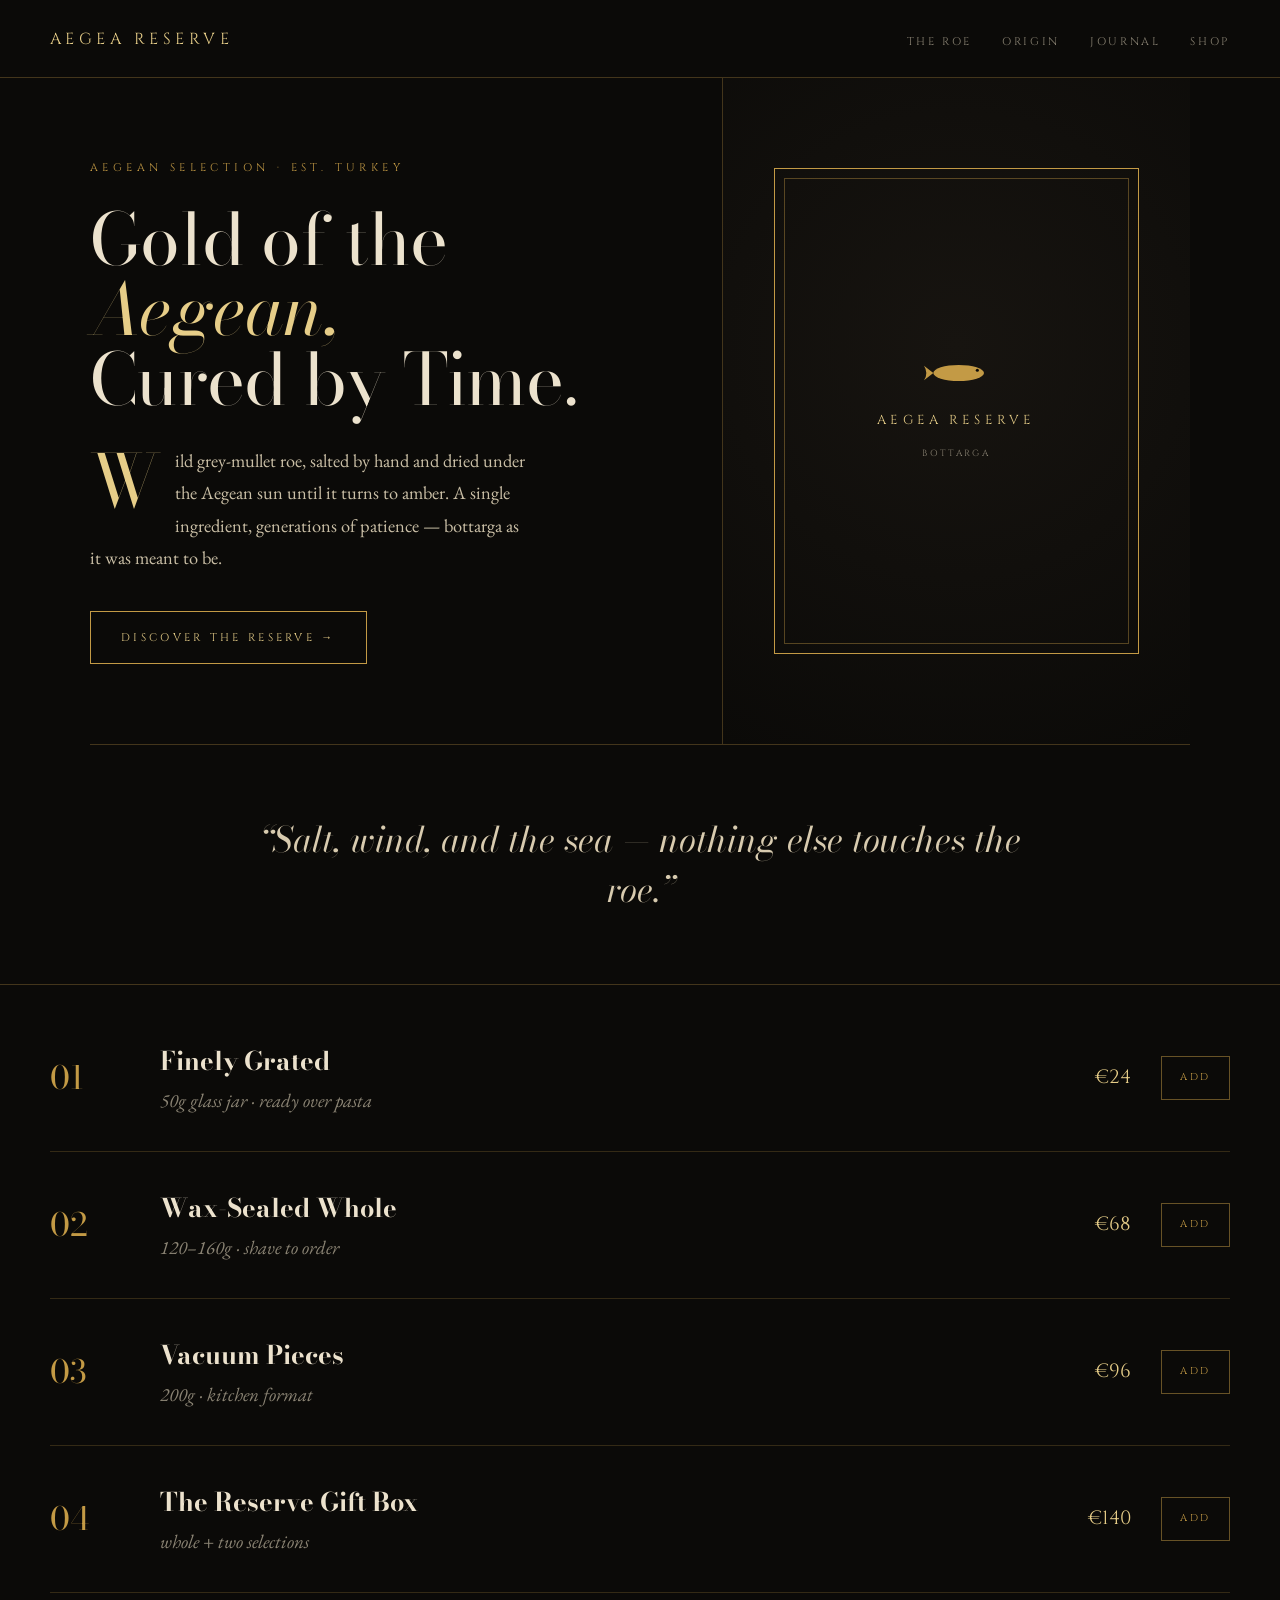
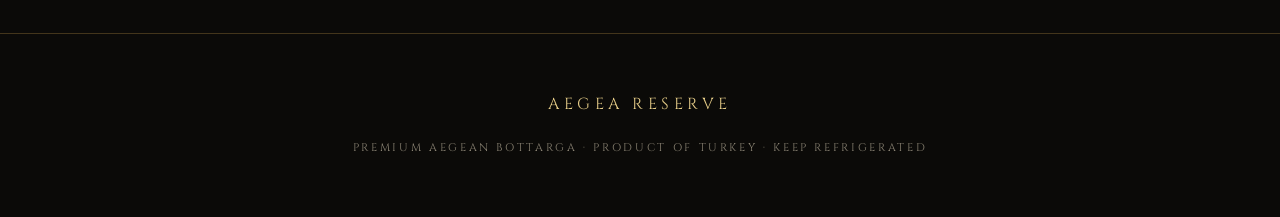
<file: _tasarim-referans/02-editorial.html>
<!doctype html>
<html lang="en">
<head>
<meta charset="utf-8">
<meta name="viewport" content="width=device-width,initial-scale=1">
<title>AEGEA RESERVE — 02 Editorial</title>
<link rel="preconnect" href="https://fonts.googleapis.com">
<link href="https://fonts.googleapis.com/css2?family=Bodoni+Moda:ital,opsz,wght@0,6..96,400;0,6..96,500;1,6..96,400&family=Cinzel:wght@500&family=EB+Garamond:ital@0;1&display=swap" rel="stylesheet">
<style>
:root{--bg:#0b0a08;--gold:#c39a45;--gold2:#e6cd88;--cream:#ece2cd;--mut:#8b8474}
*{margin:0;padding:0;box-sizing:border-box}
body{background:var(--bg);color:var(--cream);font-family:'EB Garamond',serif;font-size:19px;line-height:1.75}
a{color:inherit;text-decoration:none}
.wrap{max-width:1180px;margin:0 auto;padding:0 40px}
header{border-bottom:1px solid rgba(195,154,69,.3)}
.hrow{display:flex;justify-content:space-between;align-items:center;padding:22px 0}
.brand{font-family:'Cinzel';letter-spacing:.28em;font-size:16px;color:var(--gold2)}
nav a{font-family:'Cinzel';font-size:11px;letter-spacing:.24em;margin-left:30px;color:var(--mut)}
nav a:hover{color:var(--gold2)}
/* hero editorial split */
.hero{display:grid;grid-template-columns:1.15fr .85fr;gap:0;border-bottom:1px solid rgba(195,154,69,.3)}
.hero .txt{padding:80px 60px 80px 0;border-right:1px solid rgba(195,154,69,.3)}
.kicker{font-family:'Cinzel';letter-spacing:.4em;font-size:11px;color:var(--gold);margin-bottom:26px}
.hero h1{font-family:'Bodoni Moda';font-weight:400;font-size:clamp(2.6rem,5.6vw,5rem);line-height:.98;letter-spacing:-.01em;color:var(--cream)}
.hero h1 em{font-style:italic;color:var(--gold2)}
.hero .lead{margin-top:30px;max-width:440px;color:#cabfa6;font-size:1.15rem}
.hero .lead::first-letter{font-family:'Bodoni Moda';float:left;font-size:4.6rem;line-height:.8;padding:8px 14px 0 0;color:var(--gold2)}
.hero .cta{margin-top:38px;display:inline-block;font-family:'Cinzel';font-size:11px;letter-spacing:.3em;color:var(--gold2);border:1px solid var(--gold);padding:16px 30px}
.hero .cta:hover{background:var(--gold);color:#0b0a08}
.hero .visual{position:relative;display:flex;align-items:center;justify-content:center;background:radial-gradient(circle at 50% 40%,#171410,#0b0a08)}
.hero .frame{width:78%;aspect-ratio:3/4;border:1px solid var(--gold);position:relative;display:flex;flex-direction:column;align-items:center;justify-content:center;gap:14px}
.hero .frame::after{content:"";position:absolute;inset:9px;border:1px solid rgba(195,154,69,.4)}
.hero .frame .fi{width:64px;color:var(--gold)}
.hero .frame .fl{font-family:'Cinzel';letter-spacing:.32em;color:var(--gold2);font-size:13px}
.hero .frame .fs{font-family:'Cinzel';letter-spacing:.26em;color:var(--mut);font-size:9px}
/* article strip */
.pull{padding:70px 0;text-align:center;border-bottom:1px solid rgba(195,154,69,.3)}
.pull p{font-family:'Bodoni Moda';font-style:italic;font-size:clamp(1.4rem,3vw,2.2rem);max-width:820px;margin:0 auto;color:#d8cbaf;line-height:1.4}
/* products as editorial rows */
.prods{padding:20px 0 40px}
.prow{display:grid;grid-template-columns:80px 1fr auto auto;align-items:center;gap:30px;padding:34px 0;border-bottom:1px solid rgba(195,154,69,.22)}
.prow .no{font-family:'Bodoni Moda';font-size:2rem;color:var(--gold)}
.prow h3{font-family:'Bodoni Moda';font-size:1.6rem;color:var(--cream)}
.prow .d{color:var(--mut);font-style:italic}
.prow .pr{font-family:'Cinzel';color:var(--gold2);font-size:1.2rem}
.prow .b{font-family:'Cinzel';font-size:10px;letter-spacing:.26em;color:var(--gold);border:1px solid rgba(195,154,69,.5);padding:12px 18px}
.prow .b:hover{background:var(--gold);color:#0b0a08}
footer{border-top:1px solid rgba(195,154,69,.3);padding:56px 0;text-align:center}
footer .brand{display:block;margin-bottom:10px}
footer small{color:var(--mut);font-family:'Cinzel';letter-spacing:.24em;font-size:11px}
@media(max-width:820px){.hero{grid-template-columns:1fr}.hero .txt{border-right:none;padding:60px 0}.hero .visual{padding:40px 0}.prow{grid-template-columns:40px 1fr;gap:14px}.prow .pr,.prow .b{grid-column:2}}
</style>
</head>
<body>
<header><div class="wrap hrow">
  <div class="brand">AEGEA RESERVE</div>
  <nav><a href="#">THE ROE</a><a href="#">ORIGIN</a><a href="#">JOURNAL</a><a href="#">SHOP</a></nav>
</div></header>

<div class="wrap">
  <div class="hero">
    <div class="txt">
      <div class="kicker">AEGEAN SELECTION · EST. TURKEY</div>
      <h1>Gold of the <em>Aegean,</em><br>Cured by Time.</h1>
      <p class="lead">Wild grey-mullet roe, salted by hand and dried under the Aegean sun until it turns to amber. A single ingredient, generations of patience — bottarga as it was meant to be.</p>
      <a class="cta" href="#">DISCOVER THE RESERVE →</a>
    </div>
    <div class="visual">
      <div class="frame">
        <div class="fi"><svg viewBox="0 0 96 36" fill="currentColor"><path d="M14 18 L0 7 Q7 18 0 29 Z"/><ellipse cx="52" cy="18" rx="38" ry="12"/><circle cx="80" cy="14" r="2.3" fill="#0b0a08"/></svg></div>
        <div class="fl">AEGEA RESERVE</div>
        <div class="fs">BOTTARGA</div>
      </div>
    </div>
  </div>
</div>

<div class="pull"><div class="wrap"><p>“Salt, wind, and the sea — nothing else touches the roe.”</p></div></div>

<div class="wrap prods">
  <div class="prow"><div class="no">01</div><div><h3>Finely Grated</h3><div class="d">50g glass jar · ready over pasta</div></div><div class="pr">€24</div><a class="b" href="#">ADD</a></div>
  <div class="prow"><div class="no">02</div><div><h3>Wax-Sealed Whole</h3><div class="d">120–160g · shave to order</div></div><div class="pr">€68</div><a class="b" href="#">ADD</a></div>
  <div class="prow"><div class="no">03</div><div><h3>Vacuum Pieces</h3><div class="d">200g · kitchen format</div></div><div class="pr">€96</div><a class="b" href="#">ADD</a></div>
  <div class="prow"><div class="no">04</div><div><h3>The Reserve Gift Box</h3><div class="d">whole + two selections</div></div><div class="pr">€140</div><a class="b" href="#">ADD</a></div>
</div>

<footer><div class="wrap">
  <span class="brand">AEGEA RESERVE</span>
  <small>PREMIUM AEGEAN BOTTARGA · PRODUCT OF TURKEY · KEEP REFRIGERATED</small>
</div></footer>
</body>
</html>
</file>
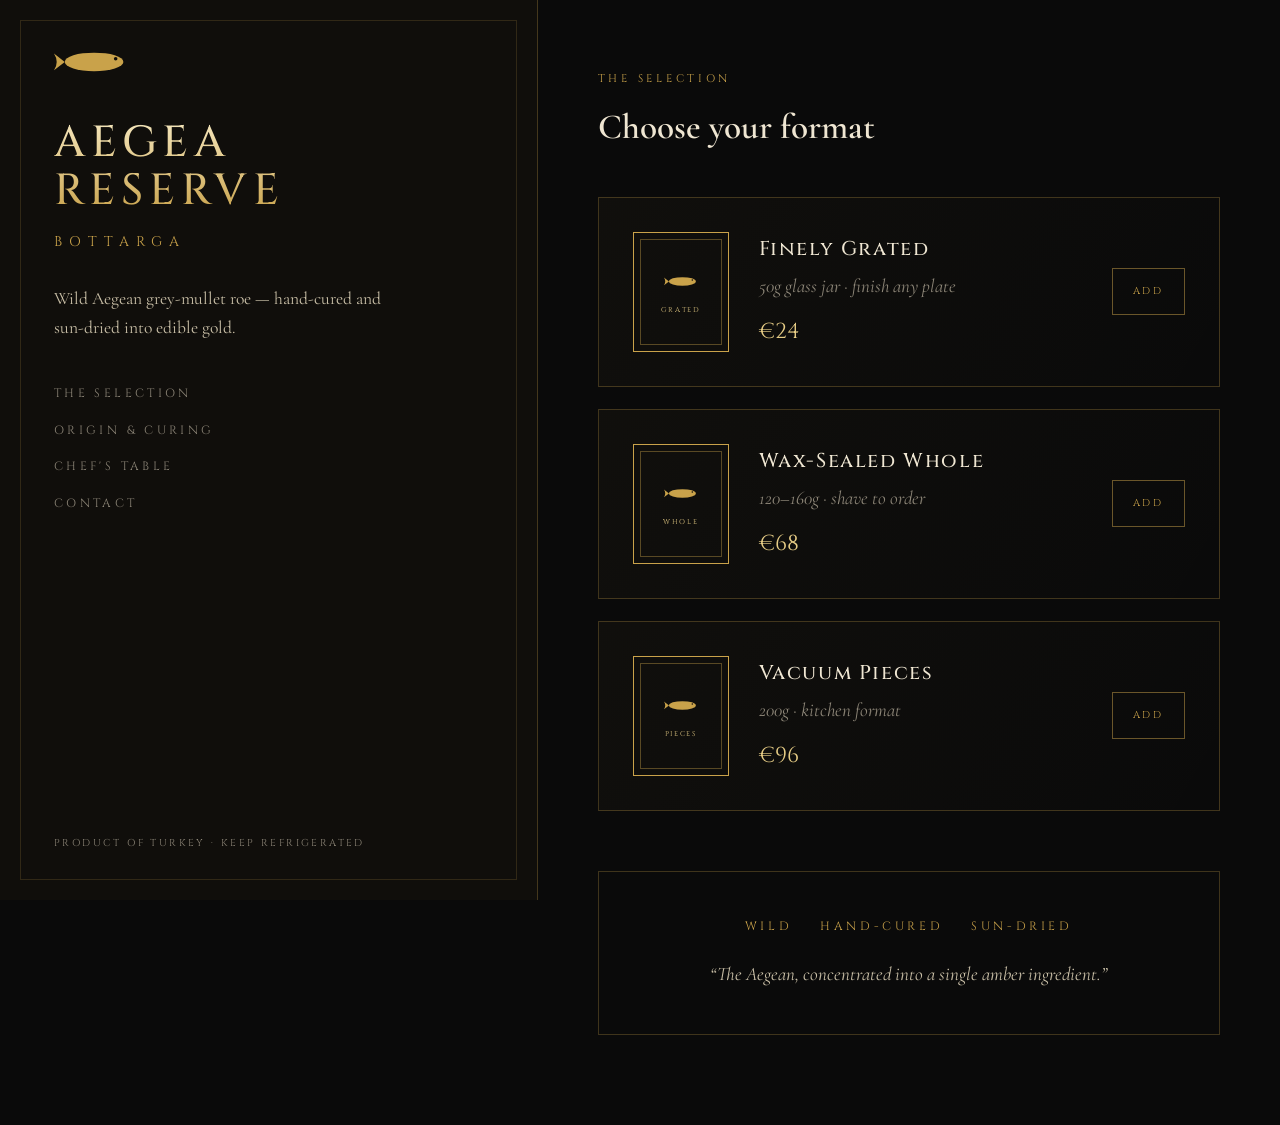
<file: _tasarim-referans/03-split.html>
<!doctype html>
<html lang="en">
<head>
<meta charset="utf-8">
<meta name="viewport" content="width=device-width,initial-scale=1">
<title>AEGEA RESERVE — 03 Split</title>
<link rel="preconnect" href="https://fonts.googleapis.com">
<link href="https://fonts.googleapis.com/css2?family=Cinzel:wght@400;500;600&family=Cormorant+Garamond:ital,wght@0,400;0,500;0,600;1,400&display=swap" rel="stylesheet">
<style>
:root{--bg:#0a0a0a;--panel:#100e0b;--gold:#c9a24a;--gold2:#e7cd86;--cream:#efe6d2;--mut:#8c8577}
*{margin:0;padding:0;box-sizing:border-box}
body{background:var(--bg);color:var(--cream);font-family:'Cormorant Garamond',serif;font-size:19px;line-height:1.7}
a{text-decoration:none;color:inherit}
.layout{display:flex;min-height:100vh}
/* left fixed */
.left{width:42%;position:fixed;top:0;left:0;height:100vh;background:var(--panel);border-right:1px solid rgba(201,162,74,.28);display:flex;flex-direction:column;justify-content:space-between;padding:48px 54px}
.left::before{content:"";position:absolute;inset:20px;border:1px solid rgba(201,162,74,.18);pointer-events:none}
.left .top .fi{width:74px;color:var(--gold);margin-bottom:34px}
.left h1{font-family:'Cinzel';font-weight:500;font-size:clamp(2rem,3.4vw,3.4rem);letter-spacing:.14em;line-height:1.1;background:linear-gradient(180deg,#f4e6bd,#c9a24a);-webkit-background-clip:text;background-clip:text;color:transparent}
.left .bt{font-family:'Cinzel';letter-spacing:.5em;color:var(--gold);font-size:14px;margin-top:14px}
.left .desc{margin-top:30px;color:#c9bfa7;max-width:340px;font-size:1.1rem}
.left nav{display:flex;flex-direction:column;gap:16px;margin-top:40px}
.left nav a{font-family:'Cinzel';font-size:12px;letter-spacing:.28em;color:var(--mut)}
.left nav a:hover{color:var(--gold2)}
.left .foot{font-family:'Cinzel';font-size:10px;letter-spacing:.24em;color:var(--mut)}
/* right scroll */
.right{margin-left:42%;width:58%;padding:70px 60px 90px}
.sec-t{font-family:'Cinzel';letter-spacing:.34em;font-size:11px;color:var(--gold);margin-bottom:8px}
.sec-h{font-family:'Cormorant Garamond';font-weight:600;font-size:2.2rem;color:var(--cream);margin-bottom:40px}
.card{border:1px solid rgba(201,162,74,.28);padding:34px;display:flex;gap:30px;align-items:center;margin-bottom:22px;transition:.35s;background:linear-gradient(120deg,rgba(201,162,74,.03),transparent)}
.card:hover{border-color:var(--gold);transform:translateX(6px)}
.card .pk{width:96px;height:120px;flex-shrink:0;border:1px solid var(--gold);position:relative;display:flex;flex-direction:column;align-items:center;justify-content:center;gap:7px}
.card .pk::after{content:"";position:absolute;inset:6px;border:1px solid rgba(201,162,74,.4)}
.card .pk .fi{width:34px;color:var(--gold)}
.card .pk small{font-family:'Cinzel';font-size:7px;letter-spacing:.24em;color:var(--gold2)}
.card .info{flex:1}
.card h3{font-family:'Cinzel';font-weight:500;letter-spacing:.08em;font-size:1.25rem}
.card .fmt{color:var(--mut);font-style:italic;margin:4px 0 12px}
.card .price{font-family:'Cinzel';color:var(--gold2);font-size:1.35rem}
.card .add{font-family:'Cinzel';font-size:10px;letter-spacing:.28em;color:var(--gold);border:1px solid rgba(201,162,74,.5);padding:14px 20px;white-space:nowrap}
.card .add:hover{background:var(--gold);color:#0a0a0a}
.credo{margin-top:60px;padding:44px;border:1px solid rgba(201,162,74,.28);text-align:center}
.credo .w{font-family:'Cinzel';letter-spacing:.3em;font-size:12px;color:var(--gold);display:flex;gap:28px;justify-content:center;flex-wrap:wrap}
.credo p{margin-top:22px;font-style:italic;color:#c9bfa7}
@media(max-width:900px){.left{position:relative;width:100%;height:auto}.right{margin-left:0;width:100%;padding:50px 26px}.layout{flex-direction:column}.card{flex-wrap:wrap}}
</style>
</head>
<body>
<div class="layout">
  <aside class="left">
    <div class="top">
      <div class="fi"><svg viewBox="0 0 96 36" fill="currentColor"><path d="M14 18 L0 7 Q7 18 0 29 Z"/><ellipse cx="52" cy="18" rx="38" ry="12"/><circle cx="80" cy="14" r="2.3" fill="#100e0b"/></svg></div>
      <h1>AEGEA<br>RESERVE</h1>
      <div class="bt">BOTTARGA</div>
      <p class="desc">Wild Aegean grey-mullet roe — hand-cured and sun-dried into edible gold.</p>
      <nav><a href="#">THE SELECTION</a><a href="#">ORIGIN &amp; CURING</a><a href="#">CHEF'S TABLE</a><a href="#">CONTACT</a></nav>
    </div>
    <div class="foot">PRODUCT OF TURKEY · KEEP REFRIGERATED</div>
  </aside>

  <main class="right">
    <div class="sec-t">THE SELECTION</div>
    <div class="sec-h">Choose your format</div>

    <div class="card"><div class="pk"><div class="fi"><svg viewBox="0 0 96 36" fill="currentColor"><path d="M14 18 L0 7 Q7 18 0 29 Z"/><ellipse cx="52" cy="18" rx="38" ry="12"/><circle cx="80" cy="14" r="2.3" fill="#100e0b"/></svg></div><small>GRATED</small></div><div class="info"><h3>Finely Grated</h3><div class="fmt">50g glass jar · finish any plate</div><div class="price">€24</div></div><a class="add" href="#">ADD</a></div>

    <div class="card"><div class="pk"><div class="fi"><svg viewBox="0 0 96 36" fill="currentColor"><path d="M14 18 L0 7 Q7 18 0 29 Z"/><ellipse cx="52" cy="18" rx="38" ry="12"/><circle cx="80" cy="14" r="2.3" fill="#100e0b"/></svg></div><small>WHOLE</small></div><div class="info"><h3>Wax-Sealed Whole</h3><div class="fmt">120–160g · shave to order</div><div class="price">€68</div></div><a class="add" href="#">ADD</a></div>

    <div class="card"><div class="pk"><div class="fi"><svg viewBox="0 0 96 36" fill="currentColor"><path d="M14 18 L0 7 Q7 18 0 29 Z"/><ellipse cx="52" cy="18" rx="38" ry="12"/><circle cx="80" cy="14" r="2.3" fill="#100e0b"/></svg></div><small>PIECES</small></div><div class="info"><h3>Vacuum Pieces</h3><div class="fmt">200g · kitchen format</div><div class="price">€96</div></div><a class="add" href="#">ADD</a></div>

    <div class="credo">
      <div class="w"><span>WILD</span><span>HAND-CURED</span><span>SUN-DRIED</span></div>
      <p>“The Aegean, concentrated into a single amber ingredient.”</p>
    </div>
  </main>
</div>
</body>
</html>
</file>
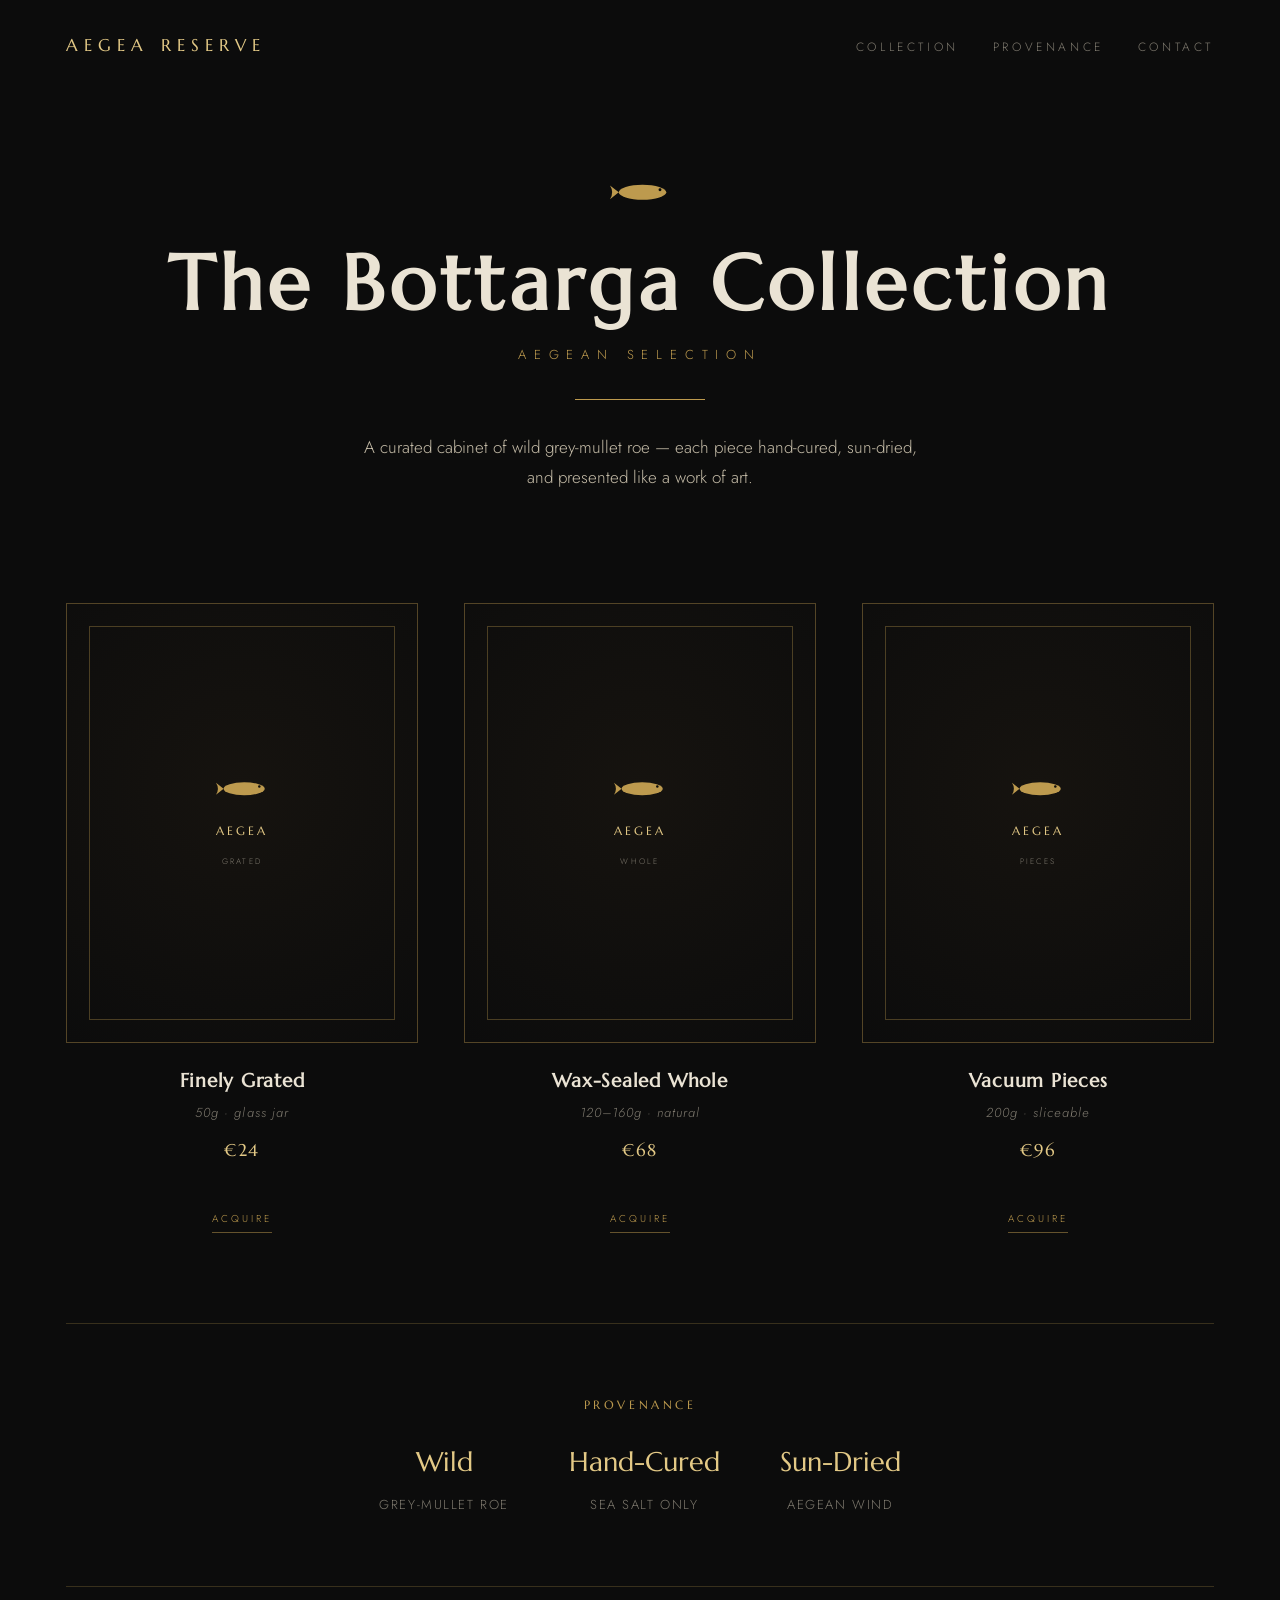
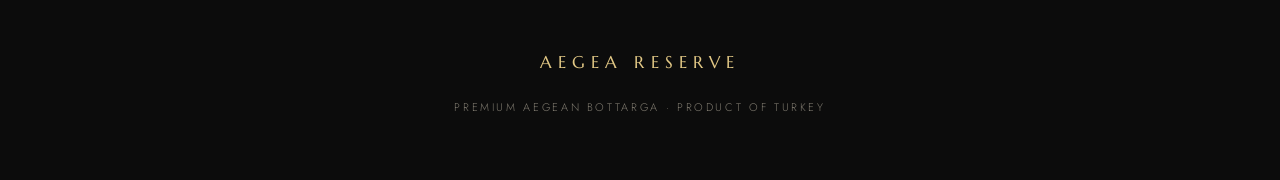
<file: _tasarim-referans/04-gallery.html>
<!doctype html>
<html lang="en">
<head>
<meta charset="utf-8">
<meta name="viewport" content="width=device-width,initial-scale=1">
<title>AEGEA RESERVE — 04 Gallery</title>
<link rel="preconnect" href="https://fonts.googleapis.com">
<link href="https://fonts.googleapis.com/css2?family=Marcellus&family=Jost:wght@300;400;500&display=swap" rel="stylesheet">
<style>
:root{--bg:#0c0c0c;--gold:#bd9a4e;--gold2:#e3c986;--cream:#eae3d4;--mut:#7f7a6f}
*{margin:0;padding:0;box-sizing:border-box}
body{background:var(--bg);color:var(--cream);font-family:'Jost',sans-serif;font-weight:300;font-size:17px;line-height:1.8}
a{text-decoration:none;color:inherit}
.wrap{max-width:1240px;margin:0 auto;padding:0 46px}
header{padding:30px 0;display:flex;justify-content:space-between;align-items:center}
.brand{font-family:'Marcellus';letter-spacing:.36em;font-size:17px;color:var(--gold2)}
nav a{font-size:12px;letter-spacing:.3em;margin-left:34px;color:var(--mut);text-transform:uppercase}
nav a:hover{color:var(--gold2)}
/* hero — museum wall */
.hero{text-align:center;padding:90px 0 70px}
.hero .fi{width:60px;color:var(--gold);margin:0 auto 30px}
.hero h1{font-family:'Marcellus';font-size:clamp(2.6rem,6vw,5rem);letter-spacing:.06em;color:var(--cream);line-height:1.05}
.hero .sub{letter-spacing:.6em;font-size:13px;color:var(--gold);margin-top:20px;text-transform:uppercase}
.hero .line{width:130px;height:1px;background:var(--gold);margin:32px auto}
.hero p{max-width:560px;margin:0 auto;color:#c5bca8}
/* gallery grid of framed works */
.gal{display:grid;grid-template-columns:repeat(3,1fr);gap:60px 46px;padding:40px 0 90px}
.art{text-align:center}
.art .frame{aspect-ratio:4/5;border:1px solid rgba(189,154,78,.4);padding:22px;display:flex;align-items:center;justify-content:center;position:relative;background:radial-gradient(circle at 50% 42%,#16130f,#0c0c0c);transition:.4s}
.art:hover .frame{border-color:var(--gold);box-shadow:0 0 0 1px rgba(189,154,78,.25),0 30px 60px -30px rgba(189,154,78,.4)}
.art .inner{border:1px solid rgba(189,154,78,.35);width:100%;height:100%;display:flex;flex-direction:column;align-items:center;justify-content:center;gap:12px}
.art .inner .fi{width:52px;color:var(--gold)}
.art .inner .nm{font-family:'Marcellus';letter-spacing:.24em;color:var(--gold2);font-size:12px}
.art .inner .bt{letter-spacing:.28em;font-size:8px;color:var(--mut)}
/* museum label */
.art .label{margin-top:20px}
.art .label h3{font-family:'Marcellus';font-size:1.2rem;letter-spacing:.04em;color:var(--cream)}
.art .label .meta{font-size:13px;letter-spacing:.08em;color:var(--mut);margin:4px 0 10px;font-style:italic}
.art .label .price{font-family:'Marcellus';color:var(--gold2);letter-spacing:.1em}
.art .label a{display:inline-block;margin-top:14px;font-size:10px;letter-spacing:.3em;color:var(--gold);border-bottom:1px solid rgba(189,154,78,.5);padding-bottom:4px;text-transform:uppercase}
/* provenance band */
.prov{border-top:1px solid rgba(189,154,78,.25);border-bottom:1px solid rgba(189,154,78,.25);padding:70px 0;text-align:center}
.prov .t{font-family:'Marcellus';letter-spacing:.3em;font-size:12px;color:var(--gold);margin-bottom:22px}
.prov .row{display:flex;justify-content:center;gap:60px;flex-wrap:wrap}
.prov .row div{max-width:220px}
.prov .row .n{font-family:'Marcellus';font-size:1.7rem;color:var(--gold2)}
.prov .row .c{font-size:13px;letter-spacing:.12em;color:var(--mut);text-transform:uppercase;margin-top:6px}
footer{padding:60px 0;text-align:center}
footer .brand{display:block;margin-bottom:12px}
footer small{color:var(--mut);letter-spacing:.24em;font-size:11px;text-transform:uppercase}
@media(max-width:860px){.gal{grid-template-columns:1fr 1fr;gap:40px 30px}nav{display:none}}
@media(max-width:560px){.gal{grid-template-columns:1fr}.wrap{padding:0 24px}}
</style>
</head>
<body>
<div class="wrap">
  <header>
    <div class="brand">AEGEA RESERVE</div>
    <nav><a href="#">Collection</a><a href="#">Provenance</a><a href="#">Contact</a></nav>
  </header>

  <section class="hero">
    <div class="fi"><svg viewBox="0 0 96 36" fill="currentColor"><path d="M14 18 L0 7 Q7 18 0 29 Z"/><ellipse cx="52" cy="18" rx="38" ry="12"/><circle cx="80" cy="14" r="2.3" fill="#0c0c0c"/></svg></div>
    <h1>The Bottarga Collection</h1>
    <div class="sub">Aegean Selection</div>
    <div class="line"></div>
    <p>A curated cabinet of wild grey-mullet roe — each piece hand-cured, sun-dried, and presented like a work of art.</p>
  </section>

  <section class="gal">
    <div class="art"><div class="frame"><div class="inner"><div class="fi"><svg viewBox="0 0 96 36" fill="currentColor"><path d="M14 18 L0 7 Q7 18 0 29 Z"/><ellipse cx="52" cy="18" rx="38" ry="12"/><circle cx="80" cy="14" r="2.3" fill="#0c0c0c"/></svg></div><div class="nm">AEGEA</div><div class="bt">GRATED</div></div></div><div class="label"><h3>Finely Grated</h3><div class="meta">50g · glass jar</div><div class="price">€24</div><br><a href="#">Acquire</a></div></div>
    <div class="art"><div class="frame"><div class="inner"><div class="fi"><svg viewBox="0 0 96 36" fill="currentColor"><path d="M14 18 L0 7 Q7 18 0 29 Z"/><ellipse cx="52" cy="18" rx="38" ry="12"/><circle cx="80" cy="14" r="2.3" fill="#0c0c0c"/></svg></div><div class="nm">AEGEA</div><div class="bt">WHOLE</div></div></div><div class="label"><h3>Wax-Sealed Whole</h3><div class="meta">120–160g · natural</div><div class="price">€68</div><br><a href="#">Acquire</a></div></div>
    <div class="art"><div class="frame"><div class="inner"><div class="fi"><svg viewBox="0 0 96 36" fill="currentColor"><path d="M14 18 L0 7 Q7 18 0 29 Z"/><ellipse cx="52" cy="18" rx="38" ry="12"/><circle cx="80" cy="14" r="2.3" fill="#0c0c0c"/></svg></div><div class="nm">AEGEA</div><div class="bt">PIECES</div></div></div><div class="label"><h3>Vacuum Pieces</h3><div class="meta">200g · sliceable</div><div class="price">€96</div><br><a href="#">Acquire</a></div></div>
  </section>

  <section class="prov">
    <div class="t">PROVENANCE</div>
    <div class="row">
      <div><div class="n">Wild</div><div class="c">Grey-mullet roe</div></div>
      <div><div class="n">Hand-Cured</div><div class="c">Sea salt only</div></div>
      <div><div class="n">Sun-Dried</div><div class="c">Aegean wind</div></div>
    </div>
  </section>

  <footer>
    <span class="brand">AEGEA RESERVE</span>
    <small>Premium Aegean Bottarga · Product of Turkey</small>
  </footer>
</div>
</body>
</html>
</file>
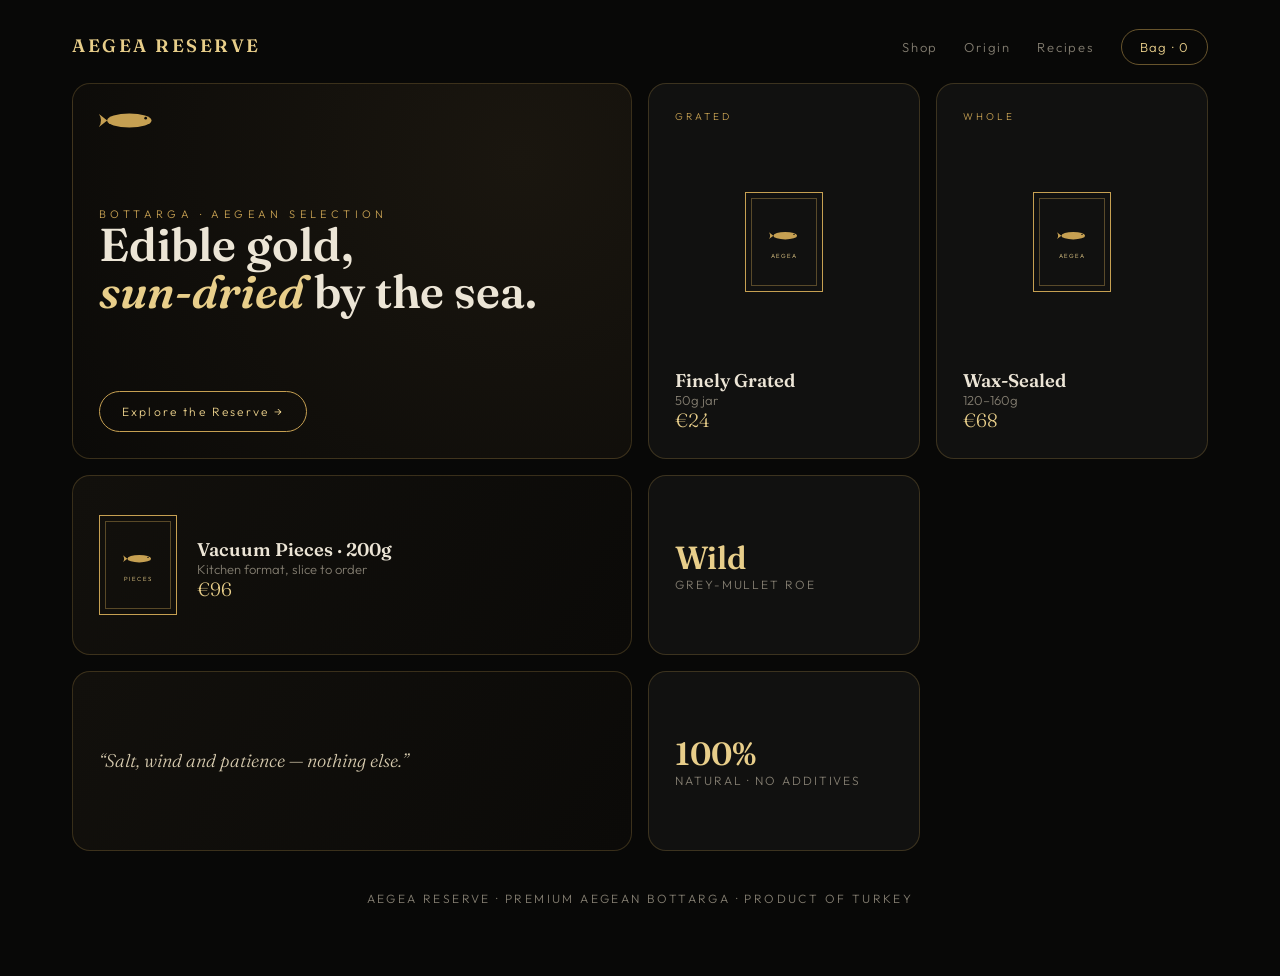
<file: _tasarim-referans/05-bento.html>
<!doctype html>
<html lang="en">
<head>
<meta charset="utf-8">
<meta name="viewport" content="width=device-width,initial-scale=1">
<title>AEGEA RESERVE — 05 Bento</title>
<link rel="preconnect" href="https://fonts.googleapis.com">
<link href="https://fonts.googleapis.com/css2?family=Fraunces:ital,opsz,wght@0,9..144,400;0,9..144,600;1,9..144,400&family=Outfit:wght@300;400;500&display=swap" rel="stylesheet">
<style>
:root{--bg:#080807;--tile:#111110;--gold:#c6a052;--gold2:#e8ce8a;--cream:#ece5d6;--mut:#847e71}
*{margin:0;padding:0;box-sizing:border-box}
body{background:var(--bg);color:var(--cream);font-family:'Outfit',sans-serif;font-weight:300;font-size:17px}
a{text-decoration:none;color:inherit}
.wrap{max-width:1200px;margin:0 auto;padding:26px 32px 70px}
header{display:flex;justify-content:space-between;align-items:center;padding:8px 0 26px}
.brand{font-family:'Fraunces';font-weight:600;letter-spacing:.14em;font-size:18px;color:var(--gold2)}
nav a{font-size:13px;letter-spacing:.14em;margin-left:26px;color:var(--mut)}
nav a:hover{color:var(--gold2)}
.cart{border:1px solid rgba(198,160,82,.5);padding:9px 18px;border-radius:40px;color:var(--gold2);font-size:13px;letter-spacing:.1em}
/* bento grid */
.bento{display:grid;grid-template-columns:repeat(4,1fr);grid-auto-rows:180px;gap:16px}
.b{border:1px solid rgba(198,160,82,.24);border-radius:18px;background:var(--tile);padding:26px;position:relative;overflow:hidden;transition:.35s;display:flex;flex-direction:column}
.b:hover{border-color:var(--gold);transform:translateY(-4px)}
.hero{grid-column:span 2;grid-row:span 2;background:radial-gradient(circle at 80% 20%,#1a160f,#0b0a08);justify-content:space-between}
.hero .fi{width:56px;color:var(--gold)}
.hero h1{font-family:'Fraunces';font-weight:600;font-size:clamp(2rem,3.6vw,3.2rem);line-height:1.02;color:var(--cream)}
.hero h1 em{font-style:italic;color:var(--gold2)}
.hero .sub{letter-spacing:.4em;font-size:11px;color:var(--gold);margin-top:14px}
.hero .go{margin-top:18px;align-self:flex-start;border:1px solid var(--gold);color:var(--gold2);padding:12px 22px;border-radius:40px;font-size:12px;letter-spacing:.18em}
.hero .go:hover{background:var(--gold);color:#0b0a08}
.tall{grid-row:span 2}
.tag{letter-spacing:.3em;font-size:10px;color:var(--gold);text-transform:uppercase}
.pk{flex:1;display:flex;align-items:center;justify-content:center}
.pk .card{width:78px;height:100px;border:1px solid var(--gold);position:relative;display:flex;flex-direction:column;align-items:center;justify-content:center;gap:6px}
.pk .card::after{content:"";position:absolute;inset:5px;border:1px solid rgba(198,160,82,.4)}
.pk .card .fi{width:30px;color:var(--gold)}
.pk .card small{font-family:'Outfit';font-size:6px;letter-spacing:.2em;color:var(--gold2)}
.b h3{font-family:'Fraunces';font-weight:600;font-size:1.15rem;color:var(--cream);margin-top:8px}
.b .fmt{font-size:13px;color:var(--mut)}
.b .price{font-family:'Fraunces';color:var(--gold2);font-size:1.2rem;margin-top:auto}
.wide{grid-column:span 2;flex-direction:row;align-items:center;gap:20px;background:linear-gradient(120deg,#12100c,#0b0a08)}
.wide .txt .q{font-family:'Fraunces';font-style:italic;font-size:1.15rem;color:#d7cbaf;line-height:1.4}
.stat{align-items:flex-start;justify-content:center}
.stat .n{font-family:'Fraunces';font-weight:600;font-size:2rem;color:var(--gold2)}
.stat .c{font-size:12px;letter-spacing:.16em;color:var(--mut);text-transform:uppercase}
footer{text-align:center;margin-top:40px;color:var(--mut);font-size:12px;letter-spacing:.2em;text-transform:uppercase}
@media(max-width:900px){.bento{grid-template-columns:repeat(2,1fr)}.hero{grid-column:span 2}.wide{grid-column:span 2}}
@media(max-width:520px){.bento{grid-template-columns:1fr}.hero,.wide,.tall{grid-column:span 1}}
</style>
</head>
<body>
<div class="wrap">
  <header>
    <div class="brand">AEGEA RESERVE</div>
    <nav><a href="#">Shop</a><a href="#">Origin</a><a href="#">Recipes</a><a class="cart" href="#">Bag · 0</a></nav>
  </header>

  <div class="bento">
    <div class="b hero">
      <div class="fi"><svg viewBox="0 0 96 36" fill="currentColor"><path d="M14 18 L0 7 Q7 18 0 29 Z"/><ellipse cx="52" cy="18" rx="38" ry="12"/><circle cx="80" cy="14" r="2.3" fill="#0b0a08"/></svg></div>
      <div><div class="sub">BOTTARGA · AEGEAN SELECTION</div><h1>Edible gold,<br><em>sun-dried</em> by the sea.</h1></div>
      <a class="go" href="#">Explore the Reserve →</a>
    </div>
    <div class="b tall"><div class="tag">Grated</div><div class="pk"><div class="card"><div class="fi"><svg viewBox="0 0 96 36" fill="currentColor"><path d="M14 18 L0 7 Q7 18 0 29 Z"/><ellipse cx="52" cy="18" rx="38" ry="12"/><circle cx="80" cy="14" r="2.3" fill="#111110"/></svg></div><small>AEGEA</small></div></div><h3>Finely Grated</h3><div class="fmt">50g jar</div><div class="price">€24</div></div>
    <div class="b tall"><div class="tag">Whole</div><div class="pk"><div class="card"><div class="fi"><svg viewBox="0 0 96 36" fill="currentColor"><path d="M14 18 L0 7 Q7 18 0 29 Z"/><ellipse cx="52" cy="18" rx="38" ry="12"/><circle cx="80" cy="14" r="2.3" fill="#111110"/></svg></div><small>AEGEA</small></div></div><h3>Wax-Sealed</h3><div class="fmt">120–160g</div><div class="price">€68</div></div>
    <div class="b wide"><div class="pk" style="flex:0 0 auto"><div class="card"><div class="fi"><svg viewBox="0 0 96 36" fill="currentColor"><path d="M14 18 L0 7 Q7 18 0 29 Z"/><ellipse cx="52" cy="18" rx="38" ry="12"/><circle cx="80" cy="14" r="2.3" fill="#111110"/></svg></div><small>PIECES</small></div></div><div class="txt"><h3>Vacuum Pieces · 200g</h3><div class="fmt">Kitchen format, slice to order</div><div class="price">€96</div></div></div>
    <div class="b stat"><div class="n">Wild</div><div class="c">Grey-mullet roe</div></div>
    <div class="b wide"><div class="txt"><div class="q">“Salt, wind and patience — nothing else.”</div></div></div>
    <div class="b stat"><div class="n">100%</div><div class="c">Natural · no additives</div></div>
  </div>

  <footer>AEGEA RESERVE · PREMIUM AEGEAN BOTTARGA · PRODUCT OF TURKEY</footer>
</div>
</body>
</html>
</file>
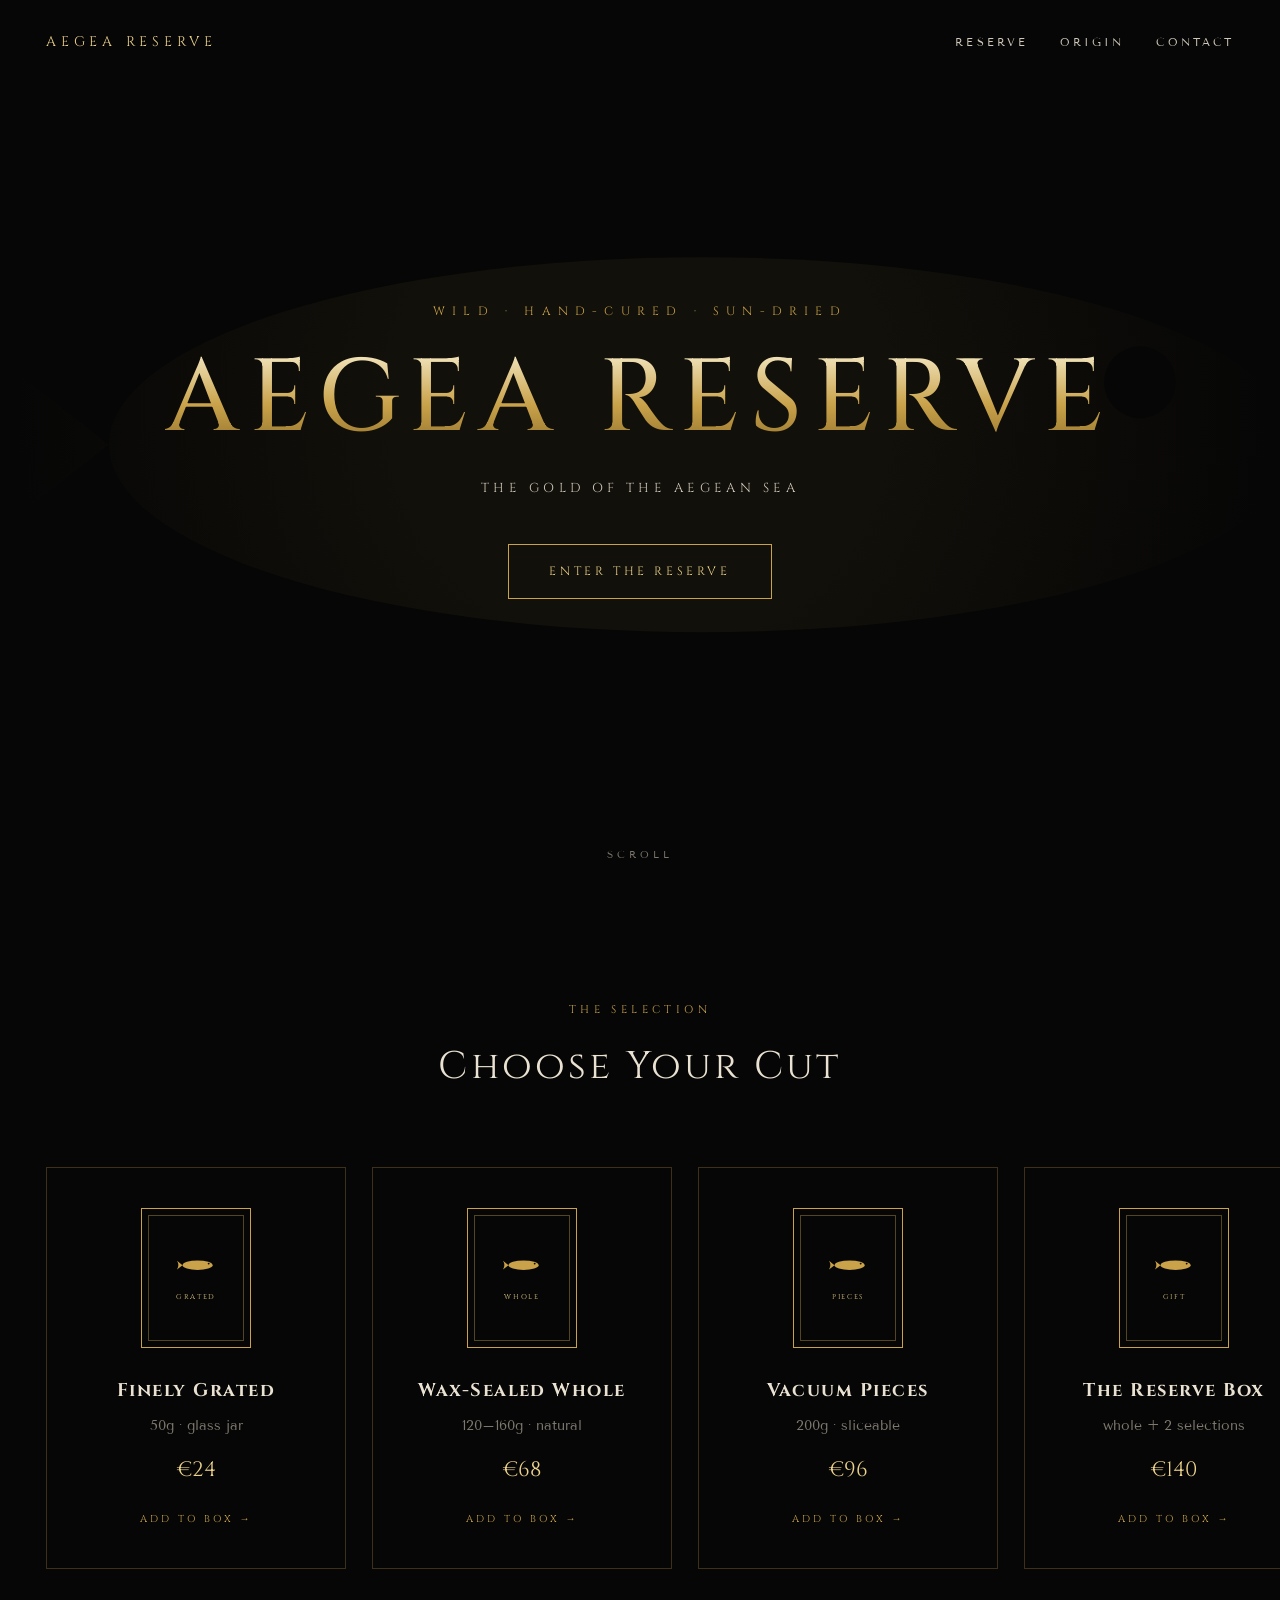
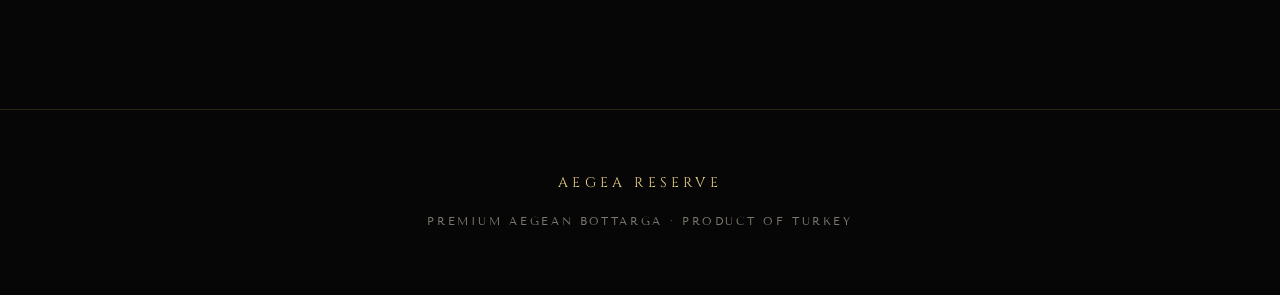
<file: _tasarim-referans/06-cinematic.html>
<!doctype html>
<html lang="en">
<head>
<meta charset="utf-8">
<meta name="viewport" content="width=device-width,initial-scale=1">
<title>AEGEA RESERVE — 06 Cinematic</title>
<link rel="preconnect" href="https://fonts.googleapis.com">
<link href="https://fonts.googleapis.com/css2?family=Cinzel:wght@400;500&family=Tenor+Sans&display=swap" rel="stylesheet">
<style>
:root{--bg:#060606;--gold:#c9a24a;--gold2:#ecd28a;--cream:#e9e1d1;--mut:#7d786d}
*{margin:0;padding:0;box-sizing:border-box}
body{background:var(--bg);color:var(--cream);font-family:'Tenor Sans',sans-serif;font-size:17px;line-height:1.8}
a{text-decoration:none;color:inherit}
/* nav */
header{position:fixed;top:0;left:0;right:0;z-index:30;display:flex;justify-content:space-between;align-items:center;padding:26px 46px}
.brand{font-family:'Cinzel';letter-spacing:.34em;font-size:14px;color:var(--gold2)}
nav a{letter-spacing:.28em;font-size:11px;margin-left:32px;color:#cfc8ba;text-transform:uppercase}
nav a:hover{color:var(--gold2)}
/* cinematic hero */
.hero{height:100vh;position:relative;display:flex;flex-direction:column;align-items:center;justify-content:center;text-align:center;overflow:hidden}
.hero .bgfish{position:absolute;top:50%;left:50%;transform:translate(-50%,-50%);width:150vw;max-width:1500px;color:rgba(201,162,74,.06)}
.hero::after{content:"";position:absolute;inset:0;background:radial-gradient(circle at 50% 45%,transparent 30%,#060606 78%)}
.hero .content{position:relative;z-index:2}
.hero .over{letter-spacing:.6em;font-size:12px;color:var(--gold);margin-bottom:26px;font-family:'Cinzel'}
.hero h1{font-family:'Cinzel';font-weight:500;font-size:clamp(2.6rem,8vw,6.4rem);letter-spacing:.1em;line-height:1;background:linear-gradient(180deg,#f6ecca,#c9a24a 55%,#8f6f2a);-webkit-background-clip:text;background-clip:text;color:transparent}
.hero .tl{margin-top:26px;letter-spacing:.34em;font-size:13px;color:#cfc8ba;font-family:'Cinzel'}
.hero .cta{margin-top:44px;display:inline-block;border:1px solid var(--gold);color:var(--gold2);padding:16px 40px;letter-spacing:.3em;font-size:12px;font-family:'Cinzel'}
.hero .cta:hover{background:var(--gold);color:#060606}
.scroll-h{position:absolute;bottom:36px;left:50%;transform:translateX(-50%);letter-spacing:.4em;font-size:10px;color:var(--mut);z-index:2}
/* horizontal product reel */
.reel-sec{padding:100px 0 110px}
.reel-head{text-align:center;margin-bottom:56px}
.reel-head .e{font-family:'Cinzel';letter-spacing:.4em;font-size:11px;color:var(--gold)}
.reel-head h2{font-family:'Cinzel';font-weight:400;font-size:2.4rem;letter-spacing:.08em;margin-top:12px}
.reel{display:flex;gap:26px;overflow-x:auto;padding:10px 46px 30px;scroll-snap-type:x mandatory}
.reel::-webkit-scrollbar{height:2px}.reel::-webkit-scrollbar-thumb{background:var(--gold)}
.slide{flex:0 0 300px;scroll-snap-align:center;border:1px solid rgba(201,162,74,.28);padding:40px 30px;text-align:center;transition:.4s}
.slide:hover{border-color:var(--gold);background:rgba(201,162,74,.04)}
.slide .pk{width:110px;height:140px;margin:0 auto 26px;border:1px solid var(--gold);position:relative;display:flex;flex-direction:column;align-items:center;justify-content:center;gap:8px}
.slide .pk::after{content:"";position:absolute;inset:6px;border:1px solid rgba(201,162,74,.4)}
.slide .pk .fi{width:38px;color:var(--gold)}
.slide .pk small{font-family:'Cinzel';font-size:7px;letter-spacing:.24em;color:var(--gold2)}
.slide h3{font-family:'Cinzel';letter-spacing:.08em;font-size:1.15rem}
.slide .fmt{color:var(--mut);font-size:14px;margin:6px 0 14px}
.slide .price{font-family:'Cinzel';color:var(--gold2);font-size:1.3rem}
.slide a{display:block;margin-top:20px;font-family:'Cinzel';font-size:10px;letter-spacing:.3em;color:var(--gold)}
footer{text-align:center;padding:60px 0;border-top:1px solid rgba(201,162,74,.2)}
footer .brand{display:block;margin-bottom:10px}
footer small{color:var(--mut);letter-spacing:.24em;font-size:11px;text-transform:uppercase}
@media(max-width:640px){header{padding:18px 22px}nav a{margin-left:14px}.reel{padding:10px 22px 30px}}
</style>
</head>
<body>
<header>
  <div class="brand">AEGEA RESERVE</div>
  <nav><a href="#">Reserve</a><a href="#">Origin</a><a href="#">Contact</a></nav>
</header>

<section class="hero">
  <div class="bgfish"><svg viewBox="0 0 96 36" fill="currentColor"><path d="M14 18 L0 7 Q7 18 0 29 Z"/><ellipse cx="52" cy="18" rx="38" ry="12"/><circle cx="80" cy="14" r="2.3" fill="#060606"/></svg></div>
  <div class="content">
    <div class="over">WILD · HAND-CURED · SUN-DRIED</div>
    <h1>AEGEA RESERVE</h1>
    <div class="tl">THE GOLD OF THE AEGEAN SEA</div>
    <a class="cta" href="#">ENTER THE RESERVE</a>
  </div>
  <div class="scroll-h">SCROLL</div>
</section>

<section class="reel-sec">
  <div class="reel-head"><div class="e">THE SELECTION</div><h2>Choose Your Cut</h2></div>
  <div class="reel">
    <div class="slide"><div class="pk"><div class="fi"><svg viewBox="0 0 96 36" fill="currentColor"><path d="M14 18 L0 7 Q7 18 0 29 Z"/><ellipse cx="52" cy="18" rx="38" ry="12"/><circle cx="80" cy="14" r="2.3" fill="#060606"/></svg></div><small>GRATED</small></div><h3>Finely Grated</h3><div class="fmt">50g · glass jar</div><div class="price">€24</div><a href="#">ADD TO BOX →</a></div>
    <div class="slide"><div class="pk"><div class="fi"><svg viewBox="0 0 96 36" fill="currentColor"><path d="M14 18 L0 7 Q7 18 0 29 Z"/><ellipse cx="52" cy="18" rx="38" ry="12"/><circle cx="80" cy="14" r="2.3" fill="#060606"/></svg></div><small>WHOLE</small></div><h3>Wax-Sealed Whole</h3><div class="fmt">120–160g · natural</div><div class="price">€68</div><a href="#">ADD TO BOX →</a></div>
    <div class="slide"><div class="pk"><div class="fi"><svg viewBox="0 0 96 36" fill="currentColor"><path d="M14 18 L0 7 Q7 18 0 29 Z"/><ellipse cx="52" cy="18" rx="38" ry="12"/><circle cx="80" cy="14" r="2.3" fill="#060606"/></svg></div><small>PIECES</small></div><h3>Vacuum Pieces</h3><div class="fmt">200g · sliceable</div><div class="price">€96</div><a href="#">ADD TO BOX →</a></div>
    <div class="slide"><div class="pk"><div class="fi"><svg viewBox="0 0 96 36" fill="currentColor"><path d="M14 18 L0 7 Q7 18 0 29 Z"/><ellipse cx="52" cy="18" rx="38" ry="12"/><circle cx="80" cy="14" r="2.3" fill="#060606"/></svg></div><small>GIFT</small></div><h3>The Reserve Box</h3><div class="fmt">whole + 2 selections</div><div class="price">€140</div><a href="#">ADD TO BOX →</a></div>
  </div>
</section>

<footer>
  <span class="brand" style="font-family:'Cinzel';letter-spacing:.3em;color:var(--gold2)">AEGEA RESERVE</span>
  <small>Premium Aegean Bottarga · Product of Turkey</small>
</footer>
</body>
</html>
</file>
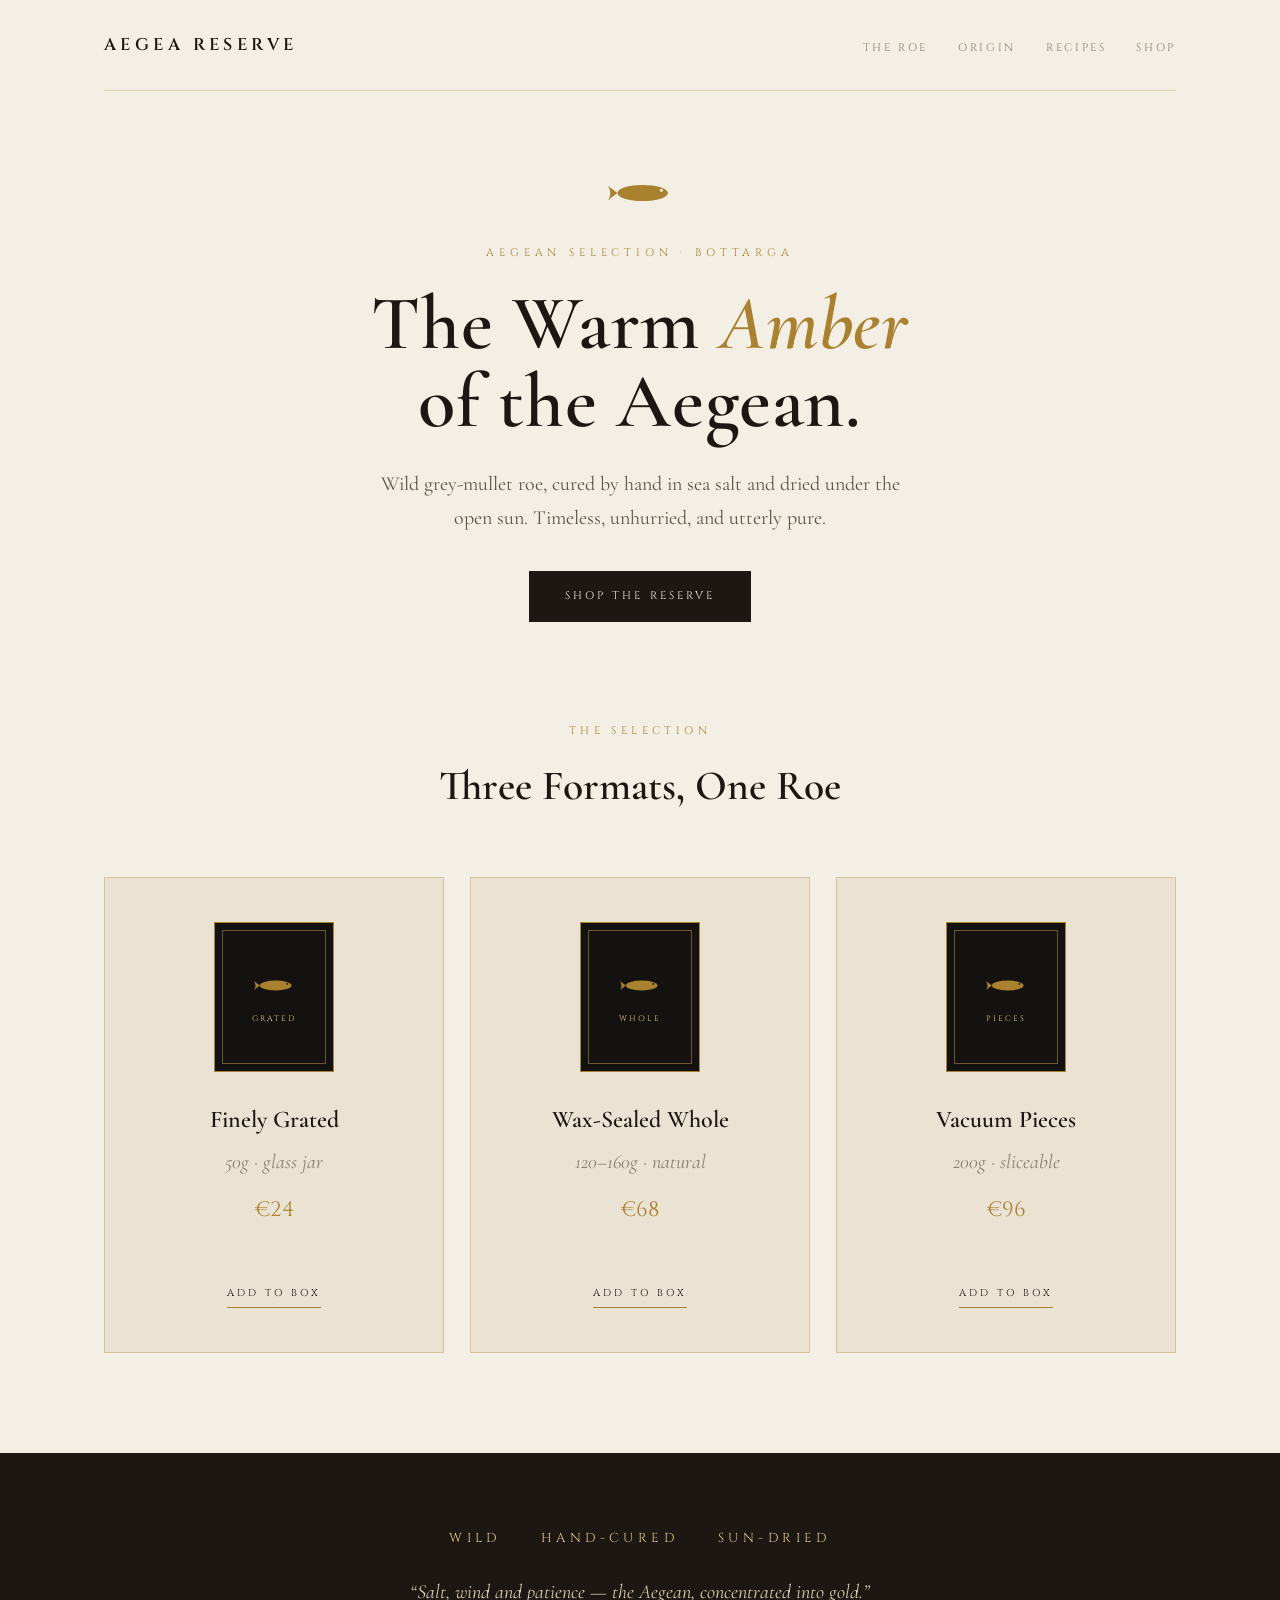
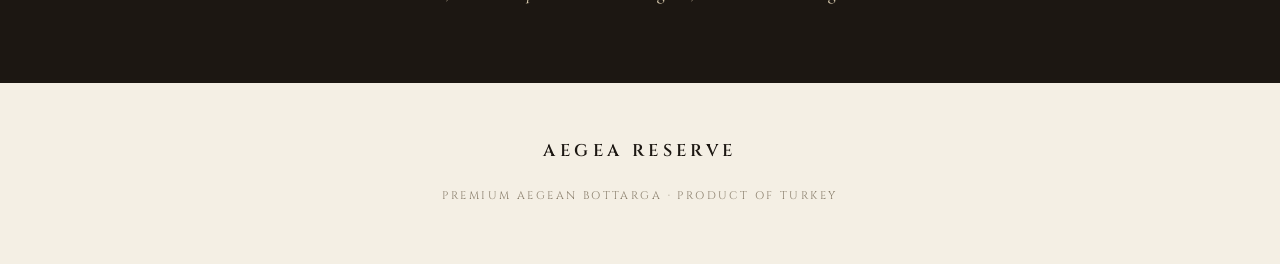
<file: _tasarim-referans/07-ivory.html>
<!doctype html>
<html lang="en">
<head>
<meta charset="utf-8">
<meta name="viewport" content="width=device-width,initial-scale=1">
<title>AEGEA RESERVE — 07 Ivory</title>
<link rel="preconnect" href="https://fonts.googleapis.com">
<link href="https://fonts.googleapis.com/css2?family=Cormorant+Garamond:ital,wght@0,400;0,500;0,600;1,400;1,500&family=Cinzel:wght@500;600&display=swap" rel="stylesheet">
<style>
:root{--bg:#f4efe4;--panel:#eae2d2;--ink:#1c1712;--gold:#a9812f;--gold2:#c69a3c;--mut:#8a7f6c}
*{margin:0;padding:0;box-sizing:border-box}
body{background:var(--bg);color:var(--ink);font-family:'Cormorant Garamond',serif;font-size:20px;line-height:1.7}
a{text-decoration:none;color:inherit}
.wrap{max-width:1160px;margin:0 auto;padding:0 44px}
header{display:flex;justify-content:space-between;align-items:center;padding:28px 0;border-bottom:1px solid rgba(169,129,47,.3)}
.brand{font-family:'Cinzel';font-weight:600;letter-spacing:.26em;font-size:17px;color:var(--ink)}
nav a{font-family:'Cinzel';font-size:11px;letter-spacing:.24em;margin-left:30px;color:var(--mut)}
nav a:hover{color:var(--gold)}
/* hero */
.hero{text-align:center;padding:90px 0 60px}
.hero .fi{width:64px;color:var(--gold);margin:0 auto 28px}
.hero .k{font-family:'Cinzel';letter-spacing:.44em;font-size:11px;color:var(--gold);margin-bottom:22px}
.hero h1{font-family:'Cormorant Garamond';font-weight:600;font-size:clamp(2.8rem,6vw,5.2rem);line-height:1.02;letter-spacing:.01em}
.hero h1 em{font-style:italic;color:var(--gold)}
.hero p{max-width:540px;margin:26px auto 0;color:#5c5344}
.hero .cta{margin-top:36px;display:inline-block;background:var(--ink);color:#f4efe4;font-family:'Cinzel';font-size:11px;letter-spacing:.28em;padding:16px 36px}
.hero .cta:hover{background:var(--gold)}
/* selection cards on ivory */
.sel{padding:40px 0 100px}
.sh{text-align:center;margin-bottom:56px}
.sh .e{font-family:'Cinzel';letter-spacing:.4em;font-size:11px;color:var(--gold)}
.sh h2{font-family:'Cormorant Garamond';font-weight:600;font-size:2.6rem;margin-top:10px}
.grid{display:grid;grid-template-columns:repeat(3,1fr);gap:26px}
.c{background:var(--panel);border:1px solid rgba(169,129,47,.32);padding:44px 30px;text-align:center;transition:.35s}
.c:hover{box-shadow:0 26px 50px -30px rgba(28,23,18,.45);transform:translateY(-5px)}
.c .pk{width:120px;height:150px;margin:0 auto 28px;background:#141210;border:1px solid var(--gold);position:relative;display:flex;flex-direction:column;align-items:center;justify-content:center;gap:8px}
.c .pk::after{content:"";position:absolute;inset:7px;border:1px solid rgba(198,154,60,.5)}
.c .pk .fi{width:40px;color:var(--gold)}
.c .pk small{font-family:'Cinzel';font-size:8px;letter-spacing:.26em;color:#e6cd88}
.c h3{font-family:'Cormorant Garamond';font-weight:600;font-size:1.5rem}
.c .fmt{color:var(--mut);font-style:italic;margin:4px 0 14px}
.c .price{font-family:'Cinzel';color:var(--gold);font-size:1.3rem}
.c a{display:inline-block;margin-top:22px;font-family:'Cinzel';font-size:10px;letter-spacing:.3em;color:var(--ink);border-bottom:1px solid var(--gold);padding-bottom:5px}
/* credo band dark inset */
.band{background:var(--ink);color:#efe6d2;text-align:center;padding:74px 24px}
.band .w{font-family:'Cinzel';letter-spacing:.34em;font-size:13px;color:#e6cd88;display:flex;justify-content:center;gap:40px;flex-wrap:wrap}
.band p{max-width:640px;margin:26px auto 0;font-style:italic;color:#d8cbaf;font-size:1.25rem}
footer{text-align:center;padding:54px 0}
footer .brand{display:block;margin-bottom:10px}
footer small{color:var(--mut);font-family:'Cinzel';letter-spacing:.22em;font-size:11px}
@media(max-width:820px){.grid{grid-template-columns:1fr}}
</style>
</head>
<body>
<div class="wrap">
  <header>
    <div class="brand">AEGEA RESERVE</div>
    <nav><a href="#">THE ROE</a><a href="#">ORIGIN</a><a href="#">RECIPES</a><a href="#">SHOP</a></nav>
  </header>

  <section class="hero">
    <div class="fi"><svg viewBox="0 0 96 36" fill="currentColor"><path d="M14 18 L0 7 Q7 18 0 29 Z"/><ellipse cx="52" cy="18" rx="38" ry="12"/><circle cx="80" cy="14" r="2.3" fill="#f4efe4"/></svg></div>
    <div class="k">AEGEAN SELECTION · BOTTARGA</div>
    <h1>The Warm <em>Amber</em><br>of the Aegean.</h1>
    <p>Wild grey-mullet roe, cured by hand in sea salt and dried under the open sun. Timeless, unhurried, and utterly pure.</p>
    <a class="cta" href="#">SHOP THE RESERVE</a>
  </section>
</div>

<div class="wrap">
  <section class="sel">
    <div class="sh"><div class="e">THE SELECTION</div><h2>Three Formats, One Roe</h2></div>
    <div class="grid">
      <div class="c"><div class="pk"><div class="fi"><svg viewBox="0 0 96 36" fill="currentColor"><path d="M14 18 L0 7 Q7 18 0 29 Z"/><ellipse cx="52" cy="18" rx="38" ry="12"/><circle cx="80" cy="14" r="2.3" fill="#141210"/></svg></div><small>GRATED</small></div><h3>Finely Grated</h3><div class="fmt">50g · glass jar</div><div class="price">€24</div><br><a href="#">ADD TO BOX</a></div>
      <div class="c"><div class="pk"><div class="fi"><svg viewBox="0 0 96 36" fill="currentColor"><path d="M14 18 L0 7 Q7 18 0 29 Z"/><ellipse cx="52" cy="18" rx="38" ry="12"/><circle cx="80" cy="14" r="2.3" fill="#141210"/></svg></div><small>WHOLE</small></div><h3>Wax-Sealed Whole</h3><div class="fmt">120–160g · natural</div><div class="price">€68</div><br><a href="#">ADD TO BOX</a></div>
      <div class="c"><div class="pk"><div class="fi"><svg viewBox="0 0 96 36" fill="currentColor"><path d="M14 18 L0 7 Q7 18 0 29 Z"/><ellipse cx="52" cy="18" rx="38" ry="12"/><circle cx="80" cy="14" r="2.3" fill="#141210"/></svg></div><small>PIECES</small></div><h3>Vacuum Pieces</h3><div class="fmt">200g · sliceable</div><div class="price">€96</div><br><a href="#">ADD TO BOX</a></div>
    </div>
  </section>
</div>

<section class="band">
  <div class="w"><span>WILD</span><span>HAND-CURED</span><span>SUN-DRIED</span></div>
  <p>“Salt, wind and patience — the Aegean, concentrated into gold.”</p>
</section>

<div class="wrap">
  <footer>
    <span class="brand">AEGEA RESERVE</span>
    <small>PREMIUM AEGEAN BOTTARGA · PRODUCT OF TURKEY</small>
  </footer>
</div>
</body>
</html>
</file>
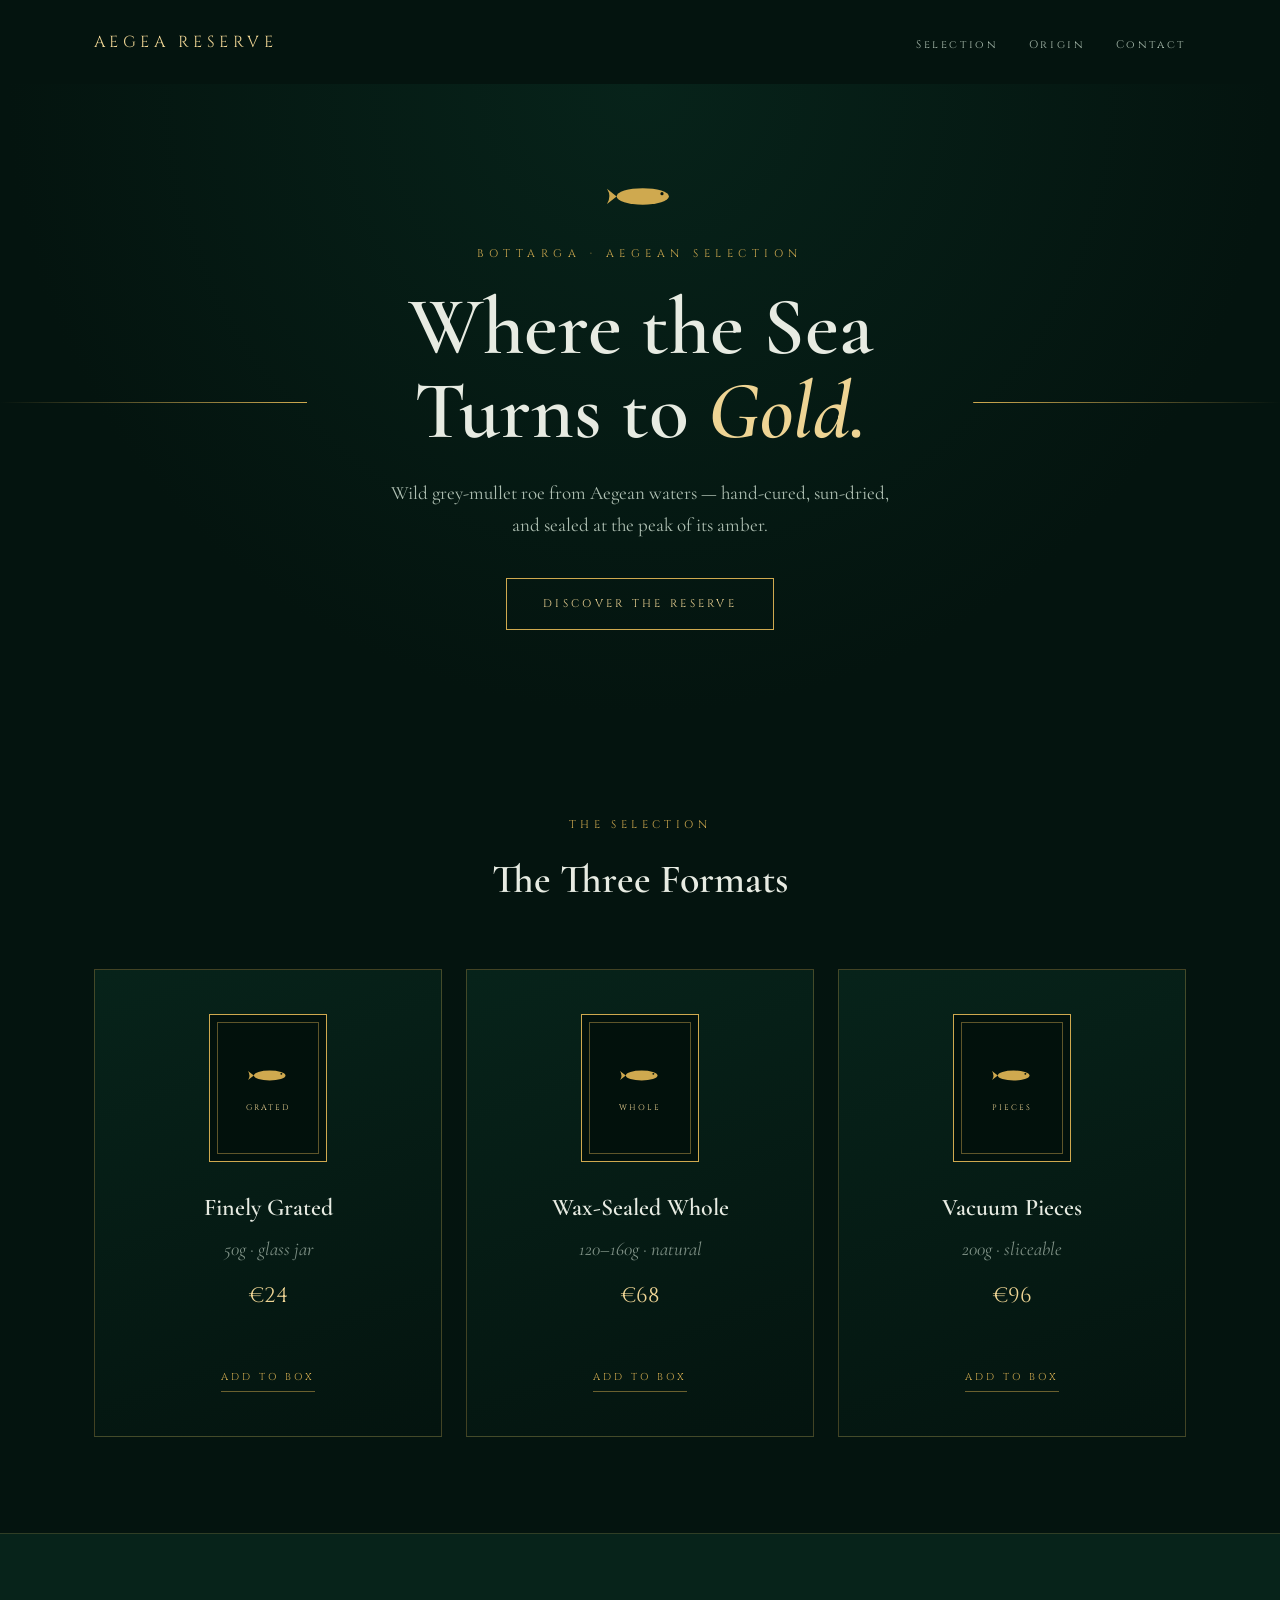
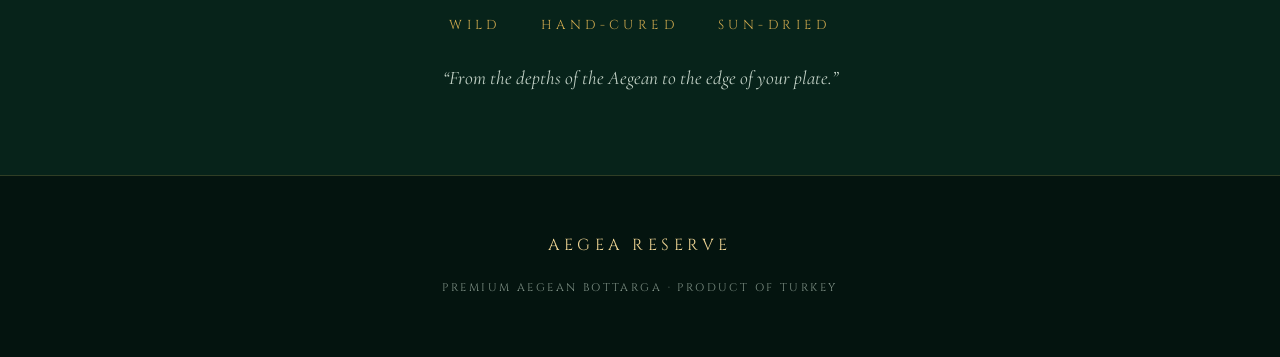
<file: _tasarim-referans/08-emerald.html>
<!doctype html>
<html lang="en">
<head>
<meta charset="utf-8">
<meta name="viewport" content="width=device-width,initial-scale=1">
<title>AEGEA RESERVE — 08 Emerald</title>
<link rel="preconnect" href="https://fonts.googleapis.com">
<link href="https://fonts.googleapis.com/css2?family=Cinzel:wght@400;500&family=Cormorant+Garamond:ital,wght@0,400;0,500;0,600;1,500&display=swap" rel="stylesheet">
<style>
:root{--bg:#04140f;--bg2:#07231a;--gold:#cfa94f;--gold2:#eed494;--cream:#e7ebe2;--mut:#7f9186}
*{margin:0;padding:0;box-sizing:border-box}
body{background:var(--bg);color:var(--cream);font-family:'Cormorant Garamond',serif;font-size:19px;line-height:1.7}
a{text-decoration:none;color:inherit}
.wrap{max-width:1180px;margin:0 auto;padding:0 44px}
header{display:flex;justify-content:space-between;align-items:center;padding:26px 0}
.brand{font-family:'Cinzel';letter-spacing:.28em;font-size:16px;color:var(--gold2)}
nav a{font-family:'Cinzel';font-size:11px;letter-spacing:.24em;margin-left:30px;color:#a9bcae}
nav a:hover{color:var(--gold2)}
/* hero */
.hero{position:relative;text-align:center;padding:100px 0 90px;background:radial-gradient(ellipse at 50% 0%,var(--bg2),var(--bg) 70%);overflow:hidden}
.hero::before,.hero::after{content:"";position:absolute;height:1px;top:50%;width:24%;background:linear-gradient(90deg,transparent,var(--gold))}
.hero::before{left:0}.hero::after{right:0;transform:scaleX(-1)}
.hero .fi{width:66px;color:var(--gold);margin:0 auto 26px}
.hero .k{font-family:'Cinzel';letter-spacing:.5em;font-size:11px;color:var(--gold);margin-bottom:22px}
.hero h1{font-family:'Cormorant Garamond';font-weight:600;font-size:clamp(2.8rem,6.4vw,5.4rem);line-height:1.02}
.hero h1 em{font-style:italic;color:var(--gold2)}
.hero p{max-width:520px;margin:24px auto 0;color:#aebfb2}
.hero .cta{margin-top:36px;display:inline-block;border:1px solid var(--gold);color:var(--gold2);font-family:'Cinzel';font-size:11px;letter-spacing:.3em;padding:16px 36px}
.hero .cta:hover{background:var(--gold);color:var(--bg)}
/* selection */
.sec{padding:96px 0}
.sh{text-align:center;margin-bottom:56px}
.sh .e{font-family:'Cinzel';letter-spacing:.4em;font-size:11px;color:var(--gold)}
.sh h2{font-family:'Cormorant Garamond';font-weight:600;font-size:2.5rem;margin-top:10px}
.grid{display:grid;grid-template-columns:repeat(3,1fr);gap:24px}
.c{border:1px solid rgba(207,169,79,.3);background:linear-gradient(160deg,var(--bg2),var(--bg));padding:44px 30px;text-align:center;transition:.35s}
.c:hover{border-color:var(--gold);transform:translateY(-5px)}
.c .pk{width:118px;height:148px;margin:0 auto 26px;border:1px solid var(--gold);position:relative;display:flex;flex-direction:column;align-items:center;justify-content:center;gap:8px;background:#02110c}
.c .pk::after{content:"";position:absolute;inset:7px;border:1px solid rgba(207,169,79,.45)}
.c .pk .fi{width:40px;color:var(--gold)}
.c .pk small{font-family:'Cinzel';font-size:8px;letter-spacing:.26em;color:var(--gold2)}
.c h3{font-family:'Cormorant Garamond';font-weight:600;font-size:1.5rem}
.c .fmt{color:var(--mut);font-style:italic;margin:4px 0 14px}
.c .price{font-family:'Cinzel';color:var(--gold2);font-size:1.3rem}
.c a{display:inline-block;margin-top:22px;font-family:'Cinzel';font-size:10px;letter-spacing:.3em;color:var(--gold);border-bottom:1px solid rgba(207,169,79,.5);padding-bottom:5px}
.credo{text-align:center;padding:80px 24px;border-top:1px solid rgba(207,169,79,.2);border-bottom:1px solid rgba(207,169,79,.2);background:var(--bg2)}
.credo .w{font-family:'Cinzel';letter-spacing:.34em;font-size:13px;color:var(--gold);display:flex;justify-content:center;gap:40px;flex-wrap:wrap}
.credo p{max-width:640px;margin:26px auto 0;font-style:italic;color:#c1d0c5;font-size:1.2rem}
footer{text-align:center;padding:56px 0}
footer .brand{display:block;margin-bottom:10px}
footer small{color:var(--mut);font-family:'Cinzel';letter-spacing:.22em;font-size:11px}
@media(max-width:820px){.grid{grid-template-columns:1fr}.hero::before,.hero::after{display:none}}
</style>
</head>
<body>
<div class="wrap">
  <header>
    <div class="brand">AEGEA RESERVE</div>
    <nav><a href="#">Selection</a><a href="#">Origin</a><a href="#">Contact</a></nav>
  </header>
</div>

<section class="hero">
  <div class="fi"><svg viewBox="0 0 96 36" fill="currentColor"><path d="M14 18 L0 7 Q7 18 0 29 Z"/><ellipse cx="52" cy="18" rx="38" ry="12"/><circle cx="80" cy="14" r="2.3" fill="#04140f"/></svg></div>
  <div class="k">BOTTARGA · AEGEAN SELECTION</div>
  <h1>Where the Sea<br>Turns to <em>Gold.</em></h1>
  <p>Wild grey-mullet roe from Aegean waters — hand-cured, sun-dried, and sealed at the peak of its amber.</p>
  <a class="cta" href="#">DISCOVER THE RESERVE</a>
</section>

<div class="wrap">
  <section class="sec">
    <div class="sh"><div class="e">THE SELECTION</div><h2>The Three Formats</h2></div>
    <div class="grid">
      <div class="c"><div class="pk"><div class="fi"><svg viewBox="0 0 96 36" fill="currentColor"><path d="M14 18 L0 7 Q7 18 0 29 Z"/><ellipse cx="52" cy="18" rx="38" ry="12"/><circle cx="80" cy="14" r="2.3" fill="#02110c"/></svg></div><small>GRATED</small></div><h3>Finely Grated</h3><div class="fmt">50g · glass jar</div><div class="price">€24</div><br><a href="#">ADD TO BOX</a></div>
      <div class="c"><div class="pk"><div class="fi"><svg viewBox="0 0 96 36" fill="currentColor"><path d="M14 18 L0 7 Q7 18 0 29 Z"/><ellipse cx="52" cy="18" rx="38" ry="12"/><circle cx="80" cy="14" r="2.3" fill="#02110c"/></svg></div><small>WHOLE</small></div><h3>Wax-Sealed Whole</h3><div class="fmt">120–160g · natural</div><div class="price">€68</div><br><a href="#">ADD TO BOX</a></div>
      <div class="c"><div class="pk"><div class="fi"><svg viewBox="0 0 96 36" fill="currentColor"><path d="M14 18 L0 7 Q7 18 0 29 Z"/><ellipse cx="52" cy="18" rx="38" ry="12"/><circle cx="80" cy="14" r="2.3" fill="#02110c"/></svg></div><small>PIECES</small></div><h3>Vacuum Pieces</h3><div class="fmt">200g · sliceable</div><div class="price">€96</div><br><a href="#">ADD TO BOX</a></div>
    </div>
  </section>
</div>

<section class="credo">
  <div class="w"><span>WILD</span><span>HAND-CURED</span><span>SUN-DRIED</span></div>
  <p>“From the depths of the Aegean to the edge of your plate.”</p>
</section>

<div class="wrap">
  <footer>
    <span class="brand">AEGEA RESERVE</span>
    <small>PREMIUM AEGEAN BOTTARGA · PRODUCT OF TURKEY</small>
  </footer>
</div>
</body>
</html>
</file>
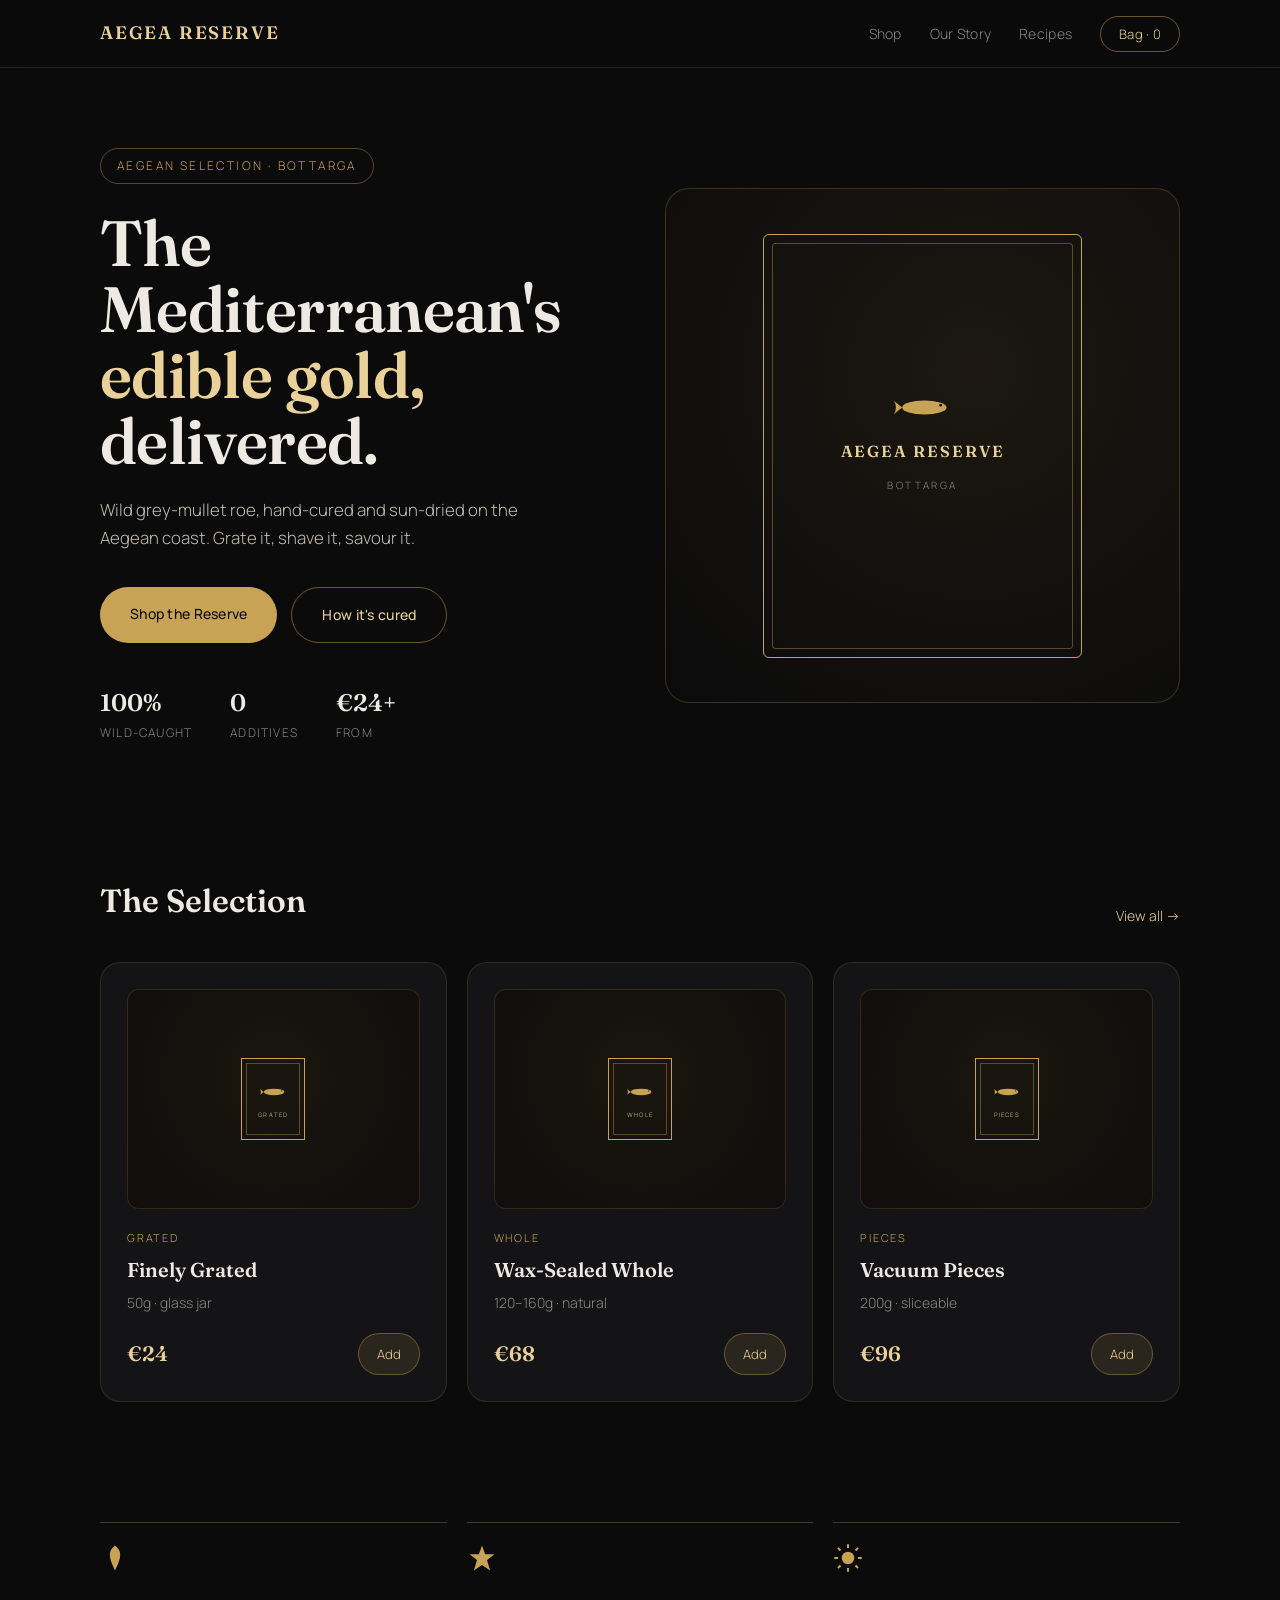
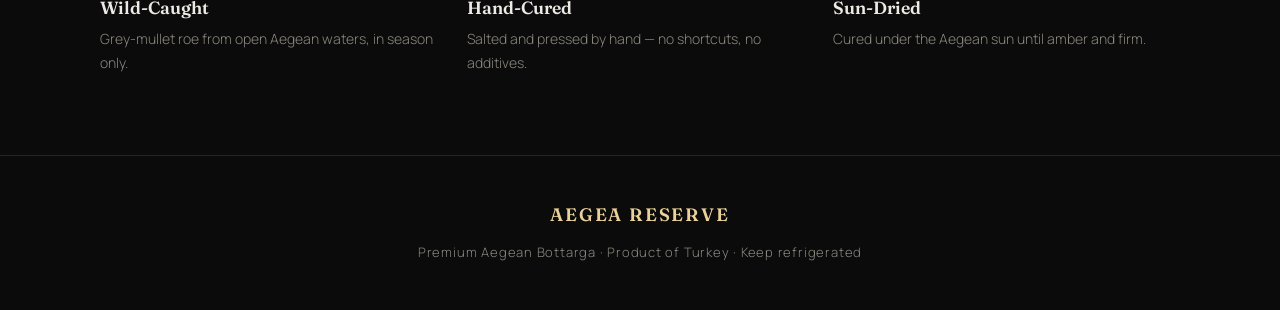
<file: _tasarim-referans/09-modern.html>
<!doctype html>
<html lang="en">
<head>
<meta charset="utf-8">
<meta name="viewport" content="width=device-width,initial-scale=1">
<title>AEGEA RESERVE — 09 Modern</title>
<link rel="preconnect" href="https://fonts.googleapis.com">
<link href="https://fonts.googleapis.com/css2?family=Fraunces:opsz,wght@9..144,500;9..144,600&family=Manrope:wght@300;400;500;600&display=swap" rel="stylesheet">
<style>
:root{--bg:#0b0b0c;--card:#141416;--gold:#c8a355;--gold2:#e9d199;--cream:#edeae4;--mut:#8b887f}
*{margin:0;padding:0;box-sizing:border-box}
body{background:var(--bg);color:var(--cream);font-family:'Manrope',sans-serif;font-weight:300;font-size:16px;line-height:1.7}
a{text-decoration:none;color:inherit}
.wrap{max-width:1160px;margin:0 auto;padding:0 40px}
header{position:sticky;top:0;z-index:20;backdrop-filter:blur(12px);background:rgba(11,11,12,.7);border-bottom:1px solid rgba(200,163,85,.16)}
.hrow{display:flex;justify-content:space-between;align-items:center;padding:18px 0;max-width:1160px;margin:0 auto;padding-left:40px;padding-right:40px}
.brand{font-family:'Fraunces';font-weight:600;letter-spacing:.1em;font-size:18px;color:var(--gold2)}
nav a{font-size:14px;letter-spacing:.02em;margin-left:28px;color:var(--mut)}
nav a:hover{color:var(--cream)}
.bag{border:1px solid rgba(200,163,85,.5);color:var(--gold2);padding:8px 18px;border-radius:30px;font-size:13px}
/* hero split modern */
.hero{display:grid;grid-template-columns:1fr 1fr;align-items:center;gap:50px;padding:80px 0 70px}
.hero .k{display:inline-block;font-size:12px;letter-spacing:.2em;text-transform:uppercase;color:var(--gold);border:1px solid rgba(200,163,85,.4);padding:7px 16px;border-radius:30px;margin-bottom:26px}
.hero h1{font-family:'Fraunces';font-weight:600;font-size:clamp(2.4rem,5vw,4rem);line-height:1.03;letter-spacing:-.01em;color:var(--cream)}
.hero h1 span{color:var(--gold2)}
.hero p{margin-top:22px;max-width:440px;color:#c3bdb1;font-size:1.05rem}
.hero .row{margin-top:34px;display:flex;gap:14px;flex-wrap:wrap}
.btn{background:var(--gold);color:#0b0b0c;font-weight:500;padding:15px 30px;border-radius:40px;font-size:14px;letter-spacing:.02em}
.btn:hover{background:var(--gold2)}
.btn.ghost{background:transparent;border:1px solid rgba(200,163,85,.5);color:var(--gold2)}
.hero .stats{margin-top:40px;display:flex;gap:38px}
.hero .stats .n{font-family:'Fraunces';font-weight:600;font-size:1.5rem;color:var(--cream)}
.hero .stats .c{font-size:12px;color:var(--mut);text-transform:uppercase;letter-spacing:.1em}
.hero .visual{aspect-ratio:1;border-radius:24px;background:radial-gradient(circle at 60% 35%,#1c1811,#0b0b0c);border:1px solid rgba(200,163,85,.24);display:flex;align-items:center;justify-content:center}
.hero .visual .frame{width:62%;aspect-ratio:3/4;border:1px solid var(--gold);border-radius:6px;position:relative;display:flex;flex-direction:column;align-items:center;justify-content:center;gap:12px}
.hero .visual .frame::after{content:"";position:absolute;inset:8px;border:1px solid rgba(200,163,85,.4);border-radius:3px}
.hero .visual .fi{width:56px;color:var(--gold)}
.hero .visual .fl{font-family:'Fraunces';font-weight:600;letter-spacing:.12em;color:var(--gold2)}
.hero .visual .fs{font-size:10px;letter-spacing:.24em;color:var(--mut)}
/* product row modern cards */
.sec{padding:60px 0 90px}
.sec-h{display:flex;justify-content:space-between;align-items:flex-end;margin-bottom:34px}
.sec-h h2{font-family:'Fraunces';font-weight:600;font-size:2rem}
.sec-h a{color:var(--gold2);font-size:14px}
.grid{display:grid;grid-template-columns:repeat(3,1fr);gap:20px}
.p{background:var(--card);border:1px solid rgba(200,163,85,.16);border-radius:20px;padding:26px;transition:.3s}
.p:hover{border-color:rgba(200,163,85,.5);transform:translateY(-4px)}
.p .thumb{aspect-ratio:4/3;border-radius:12px;background:radial-gradient(circle at 50% 40%,#1a160f,#0f0e0c);display:flex;align-items:center;justify-content:center;margin-bottom:20px;border:1px solid rgba(200,163,85,.18)}
.p .thumb .card{width:64px;height:82px;border:1px solid var(--gold);position:relative;display:flex;flex-direction:column;align-items:center;justify-content:center;gap:5px}
.p .thumb .card::after{content:"";position:absolute;inset:4px;border:1px solid rgba(200,163,85,.4)}
.p .thumb .fi{width:26px;color:var(--gold)}
.p .thumb small{font-size:6px;letter-spacing:.2em;color:var(--gold2)}
.p .tag{font-size:11px;letter-spacing:.16em;text-transform:uppercase;color:var(--gold)}
.p h3{font-family:'Fraunces';font-weight:600;font-size:1.25rem;margin:6px 0 4px}
.p .fmt{color:var(--mut);font-size:14px}
.p .foot{display:flex;justify-content:space-between;align-items:center;margin-top:18px}
.p .price{font-family:'Fraunces';font-weight:600;font-size:1.3rem;color:var(--gold2)}
.p .add{background:rgba(200,163,85,.12);color:var(--gold2);border:1px solid rgba(200,163,85,.4);padding:9px 18px;border-radius:30px;font-size:13px}
.p .add:hover{background:var(--gold);color:#0b0b0c}
/* feature band */
.feat{display:grid;grid-template-columns:repeat(3,1fr);gap:20px;padding:30px 0 80px}
.feat .f{border-top:1px solid rgba(200,163,85,.3);padding-top:20px}
.feat .f .fi{width:30px;color:var(--gold);margin-bottom:12px}
.feat .f h4{font-family:'Fraunces';font-weight:600;font-size:1.1rem;color:var(--cream)}
.feat .f p{color:var(--mut);font-size:14px;margin-top:4px}
footer{border-top:1px solid rgba(200,163,85,.16);padding:44px 0;text-align:center}
footer .brand{display:block;margin-bottom:8px}
footer small{color:var(--mut);font-size:13px;letter-spacing:.06em}
@media(max-width:860px){.hero{grid-template-columns:1fr}.grid{grid-template-columns:1fr}.feat{grid-template-columns:1fr}}
</style>
</head>
<body>
<header><div class="hrow">
  <div class="brand">AEGEA RESERVE</div>
  <nav><a href="#">Shop</a><a href="#">Our Story</a><a href="#">Recipes</a><a class="bag" href="#">Bag · 0</a></nav>
</div></header>

<div class="wrap">
  <section class="hero">
    <div>
      <span class="k">Aegean Selection · Bottarga</span>
      <h1>The Mediterranean's<br><span>edible gold,</span> delivered.</h1>
      <p>Wild grey-mullet roe, hand-cured and sun-dried on the Aegean coast. Grate it, shave it, savour it.</p>
      <div class="row"><a class="btn" href="#">Shop the Reserve</a><a class="btn ghost" href="#">How it's cured</a></div>
      <div class="stats"><div><div class="n">100%</div><div class="c">Wild-caught</div></div><div><div class="n">0</div><div class="c">Additives</div></div><div><div class="n">€24+</div><div class="c">From</div></div></div>
    </div>
    <div class="visual"><div class="frame"><div class="fi"><svg viewBox="0 0 96 36" fill="currentColor"><path d="M14 18 L0 7 Q7 18 0 29 Z"/><ellipse cx="52" cy="18" rx="38" ry="12"/><circle cx="80" cy="14" r="2.3" fill="#0b0b0c"/></svg></div><div class="fl">AEGEA RESERVE</div><div class="fs">BOTTARGA</div></div></div>
  </section>

  <section class="sec">
    <div class="sec-h"><h2>The Selection</h2><a href="#">View all →</a></div>
    <div class="grid">
      <div class="p"><div class="thumb"><div class="card"><div class="fi"><svg viewBox="0 0 96 36" fill="currentColor"><path d="M14 18 L0 7 Q7 18 0 29 Z"/><ellipse cx="52" cy="18" rx="38" ry="12"/><circle cx="80" cy="14" r="2.3" fill="#0f0e0c"/></svg></div><small>GRATED</small></div></div><div class="tag">Grated</div><h3>Finely Grated</h3><div class="fmt">50g · glass jar</div><div class="foot"><span class="price">€24</span><a class="add" href="#">Add</a></div></div>
      <div class="p"><div class="thumb"><div class="card"><div class="fi"><svg viewBox="0 0 96 36" fill="currentColor"><path d="M14 18 L0 7 Q7 18 0 29 Z"/><ellipse cx="52" cy="18" rx="38" ry="12"/><circle cx="80" cy="14" r="2.3" fill="#0f0e0c"/></svg></div><small>WHOLE</small></div></div><div class="tag">Whole</div><h3>Wax-Sealed Whole</h3><div class="fmt">120–160g · natural</div><div class="foot"><span class="price">€68</span><a class="add" href="#">Add</a></div></div>
      <div class="p"><div class="thumb"><div class="card"><div class="fi"><svg viewBox="0 0 96 36" fill="currentColor"><path d="M14 18 L0 7 Q7 18 0 29 Z"/><ellipse cx="52" cy="18" rx="38" ry="12"/><circle cx="80" cy="14" r="2.3" fill="#0f0e0c"/></svg></div><small>PIECES</small></div></div><div class="tag">Pieces</div><h3>Vacuum Pieces</h3><div class="fmt">200g · sliceable</div><div class="foot"><span class="price">€96</span><a class="add" href="#">Add</a></div></div>
    </div>
  </section>

  <section class="feat">
    <div class="f"><div class="fi"><svg viewBox="0 0 24 24" fill="currentColor"><path d="M12 2C7 6 6 10 12 22 18 10 17 6 12 2z"/></svg></div><h4>Wild-Caught</h4><p>Grey-mullet roe from open Aegean waters, in season only.</p></div>
    <div class="f"><div class="fi"><svg viewBox="0 0 24 24" fill="currentColor"><path d="M12 2l2.5 7H22l-6 4.5L18.5 22 12 17.5 5.5 22 8 13.5 2 9h7.5z"/></svg></div><h4>Hand-Cured</h4><p>Salted and pressed by hand — no shortcuts, no additives.</p></div>
    <div class="f"><div class="fi"><svg viewBox="0 0 24 24" fill="currentColor"><circle cx="12" cy="12" r="5"/><path d="M12 1v3M12 20v3M1 12h3M20 12h3M4 4l2 2M18 18l2 2M20 4l-2 2M6 18l-2 2" stroke="currentColor" stroke-width="1.6"/></svg></div><h4>Sun-Dried</h4><p>Cured under the Aegean sun until amber and firm.</p></div>
  </section>
</div>

<footer>
  <span class="brand" style="font-family:'Fraunces';font-weight:600;color:var(--gold2)">AEGEA RESERVE</span>
  <small>Premium Aegean Bottarga · Product of Turkey · Keep refrigerated</small>
</footer>
</body>
</html>
</file>
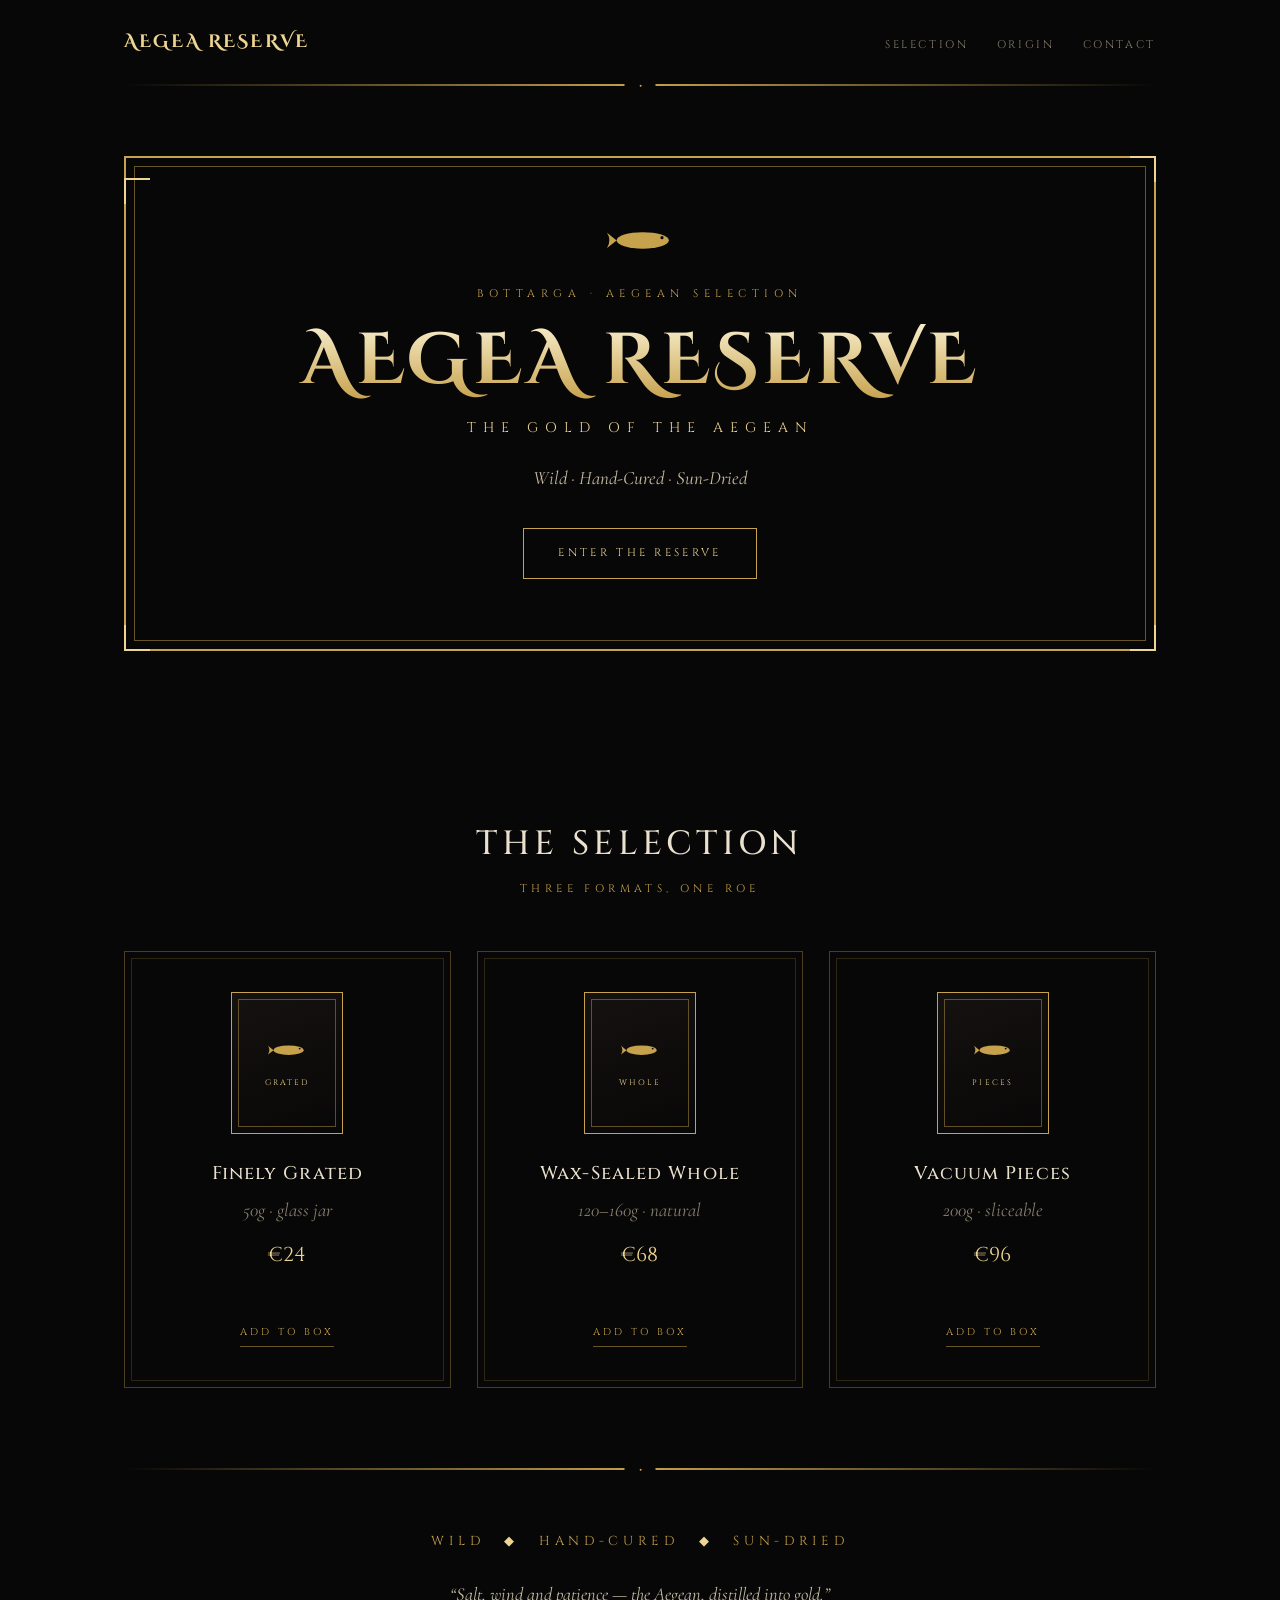
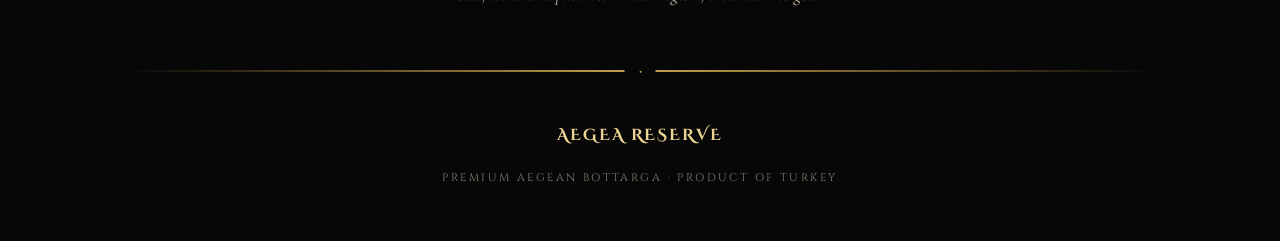
<file: _tasarim-referans/10-deco.html>
<!doctype html>
<html lang="en">
<head>
<meta charset="utf-8">
<meta name="viewport" content="width=device-width,initial-scale=1">
<title>AEGEA RESERVE — 10 Deco</title>
<link rel="preconnect" href="https://fonts.googleapis.com">
<link href="https://fonts.googleapis.com/css2?family=Cinzel+Decorative:wght@400;700&family=Cinzel:wght@400;500&family=Cormorant+Garamond:ital@0;1&display=swap" rel="stylesheet">
<style>
:root{--bg:#080707;--gold:#c7a24d;--gold2:#eed593;--cream:#e9e0cd;--mut:#867f6f}
*{margin:0;padding:0;box-sizing:border-box}
body{background:var(--bg);color:var(--cream);font-family:'Cormorant Garamond',serif;font-size:19px;line-height:1.7}
a{text-decoration:none;color:inherit}
.wrap{max-width:1120px;margin:0 auto;padding:0 44px}
.deco-line{height:2px;background:linear-gradient(90deg,transparent,var(--gold),transparent);position:relative}
.deco-line::before{content:"◆";position:absolute;left:50%;top:50%;transform:translate(-50%,-50%);color:var(--gold);background:var(--bg);padding:0 14px;font-size:11px}
header{display:flex;justify-content:space-between;align-items:center;padding:26px 0}
.brand{font-family:'Cinzel Decorative';font-weight:700;letter-spacing:.12em;font-size:18px;color:var(--gold2)}
nav a{font-family:'Cinzel';font-size:11px;letter-spacing:.24em;margin-left:28px;color:var(--mut)}
nav a:hover{color:var(--gold2)}
/* hero deco */
.hero{text-align:center;padding:70px 0 84px;position:relative}
.hero .box{border:2px solid var(--gold);position:relative;padding:70px 40px}
.hero .box::before{content:"";position:absolute;inset:8px;border:1px solid rgba(199,162,77,.5)}
.corner{position:absolute;width:26px;height:26px;border:2px solid var(--gold2)}
.corner.tl{top:-2px;left:-2px;border-right:none;border-bottom:none}
.corner.tr{top:-2px;right:-2px;border-left:none;border-bottom:none}
.corner.bl{bottom:-2px;left:-2px;border-right:none;border-top:none}
.corner.br{bottom:-2px;right:-2px;border-left:none;border-top:none}
.hero .fi{width:66px;color:var(--gold);margin:0 auto 22px;position:relative}
.hero .k{font-family:'Cinzel';letter-spacing:.5em;font-size:11px;color:var(--gold);margin-bottom:20px}
.hero h1{font-family:'Cinzel Decorative';font-weight:700;font-size:clamp(2.2rem,5.6vw,4.6rem);letter-spacing:.06em;line-height:1.06;background:linear-gradient(180deg,#f7edca,#c7a24d);-webkit-background-clip:text;background-clip:text;color:transparent}
.hero .sub{font-family:'Cinzel';letter-spacing:.5em;font-size:14px;color:var(--gold2);margin-top:16px}
.hero .tl{margin-top:22px;font-style:italic;color:#c6bca4}
.hero .cta{margin-top:34px;display:inline-block;border:1px solid var(--gold);color:var(--gold2);font-family:'Cinzel';font-size:11px;letter-spacing:.3em;padding:15px 34px}
.hero .cta:hover{background:var(--gold);color:var(--bg)}
/* selection deco */
.sec{padding:80px 0}
.sh{text-align:center;margin-bottom:20px}
.sh h2{font-family:'Cinzel';font-weight:500;font-size:2.1rem;letter-spacing:.14em}
.sh .e{font-family:'Cinzel';letter-spacing:.4em;font-size:11px;color:var(--gold);margin-top:8px}
.grid{display:grid;grid-template-columns:repeat(3,1fr);gap:26px;margin-top:52px}
.c{border:1px solid rgba(199,162,77,.35);padding:40px 28px;text-align:center;position:relative;transition:.35s}
.c::before{content:"";position:absolute;inset:6px;border:1px solid rgba(199,162,77,.2);pointer-events:none}
.c:hover{border-color:var(--gold)}
.c .pk{width:112px;height:142px;margin:0 auto 24px;border:1px solid var(--gold);position:relative;display:flex;flex-direction:column;align-items:center;justify-content:center;gap:8px;background:linear-gradient(160deg,#151210,#080707)}
.c .pk::after{content:"";position:absolute;inset:6px;border:1px solid rgba(199,162,77,.45)}
.c .pk .fi{width:38px;color:var(--gold)}
.c .pk small{font-family:'Cinzel';font-size:8px;letter-spacing:.26em;color:var(--gold2)}
.c h3{font-family:'Cinzel';font-weight:500;letter-spacing:.06em;font-size:1.15rem}
.c .fmt{color:var(--mut);font-style:italic;margin:5px 0 12px}
.c .price{font-family:'Cinzel';color:var(--gold2);font-size:1.25rem}
.c a{display:inline-block;margin-top:20px;font-family:'Cinzel';font-size:10px;letter-spacing:.3em;color:var(--gold);border-bottom:1px solid rgba(199,162,77,.5);padding-bottom:5px}
.credo{text-align:center;padding:60px 0}
.credo .w{font-family:'Cinzel';letter-spacing:.36em;font-size:13px;color:var(--gold);display:flex;justify-content:center;gap:20px;flex-wrap:wrap;align-items:center}
.credo .w span:not(.d){}
.credo .w .d{color:var(--gold2)}
.credo p{max-width:600px;margin:26px auto 0;font-style:italic;color:#c6bca4;font-size:1.15rem}
footer{text-align:center;padding:50px 0}
footer .brand{display:block;margin-bottom:10px;font-size:16px}
footer small{color:var(--mut);font-family:'Cinzel';letter-spacing:.22em;font-size:11px}
@media(max-width:820px){.grid{grid-template-columns:1fr}.hero .box{padding:50px 22px}}
</style>
</head>
<body>
<div class="wrap">
  <header>
    <div class="brand">AEGEA RESERVE</div>
    <nav><a href="#">SELECTION</a><a href="#">ORIGIN</a><a href="#">CONTACT</a></nav>
  </header>
  <div class="deco-line"></div>

  <section class="hero">
    <div class="box">
      <span class="corner tl"></span><span class="corner tr"></span><span class="corner bl"></span><span class="corner br"></span>
      <div class="fi"><svg viewBox="0 0 96 36" fill="currentColor"><path d="M14 18 L0 7 Q7 18 0 29 Z"/><ellipse cx="52" cy="18" rx="38" ry="12"/><circle cx="80" cy="14" r="2.3" fill="#080707"/></svg></div>
      <div class="k">BOTTARGA · AEGEAN SELECTION</div>
      <h1>AEGEA RESERVE</h1>
      <div class="sub">THE GOLD OF THE AEGEAN</div>
      <div class="tl">Wild · Hand-Cured · Sun-Dried</div>
      <a class="cta" href="#">ENTER THE RESERVE</a>
    </div>
  </section>

  <section class="sec">
    <div class="sh"><h2>THE SELECTION</h2><div class="e">THREE FORMATS, ONE ROE</div></div>
    <div class="grid">
      <div class="c"><div class="pk"><div class="fi"><svg viewBox="0 0 96 36" fill="currentColor"><path d="M14 18 L0 7 Q7 18 0 29 Z"/><ellipse cx="52" cy="18" rx="38" ry="12"/><circle cx="80" cy="14" r="2.3" fill="#080707"/></svg></div><small>GRATED</small></div><h3>Finely Grated</h3><div class="fmt">50g · glass jar</div><div class="price">€24</div><br><a href="#">ADD TO BOX</a></div>
      <div class="c"><div class="pk"><div class="fi"><svg viewBox="0 0 96 36" fill="currentColor"><path d="M14 18 L0 7 Q7 18 0 29 Z"/><ellipse cx="52" cy="18" rx="38" ry="12"/><circle cx="80" cy="14" r="2.3" fill="#080707"/></svg></div><small>WHOLE</small></div><h3>Wax-Sealed Whole</h3><div class="fmt">120–160g · natural</div><div class="price">€68</div><br><a href="#">ADD TO BOX</a></div>
      <div class="c"><div class="pk"><div class="fi"><svg viewBox="0 0 96 36" fill="currentColor"><path d="M14 18 L0 7 Q7 18 0 29 Z"/><ellipse cx="52" cy="18" rx="38" ry="12"/><circle cx="80" cy="14" r="2.3" fill="#080707"/></svg></div><small>PIECES</small></div><h3>Vacuum Pieces</h3><div class="fmt">200g · sliceable</div><div class="price">€96</div><br><a href="#">ADD TO BOX</a></div>
    </div>
  </section>

  <div class="deco-line"></div>
  <section class="credo">
    <div class="w"><span>WILD</span><span class="d">◆</span><span>HAND-CURED</span><span class="d">◆</span><span>SUN-DRIED</span></div>
    <p>“Salt, wind and patience — the Aegean, distilled into gold.”</p>
  </section>
  <div class="deco-line"></div>

  <footer>
    <span class="brand" style="font-family:'Cinzel Decorative';font-weight:700;color:var(--gold2)">AEGEA RESERVE</span>
    <small>PREMIUM AEGEAN BOTTARGA · PRODUCT OF TURKEY</small>
  </footer>
</div>
</body>
</html>
</file>
